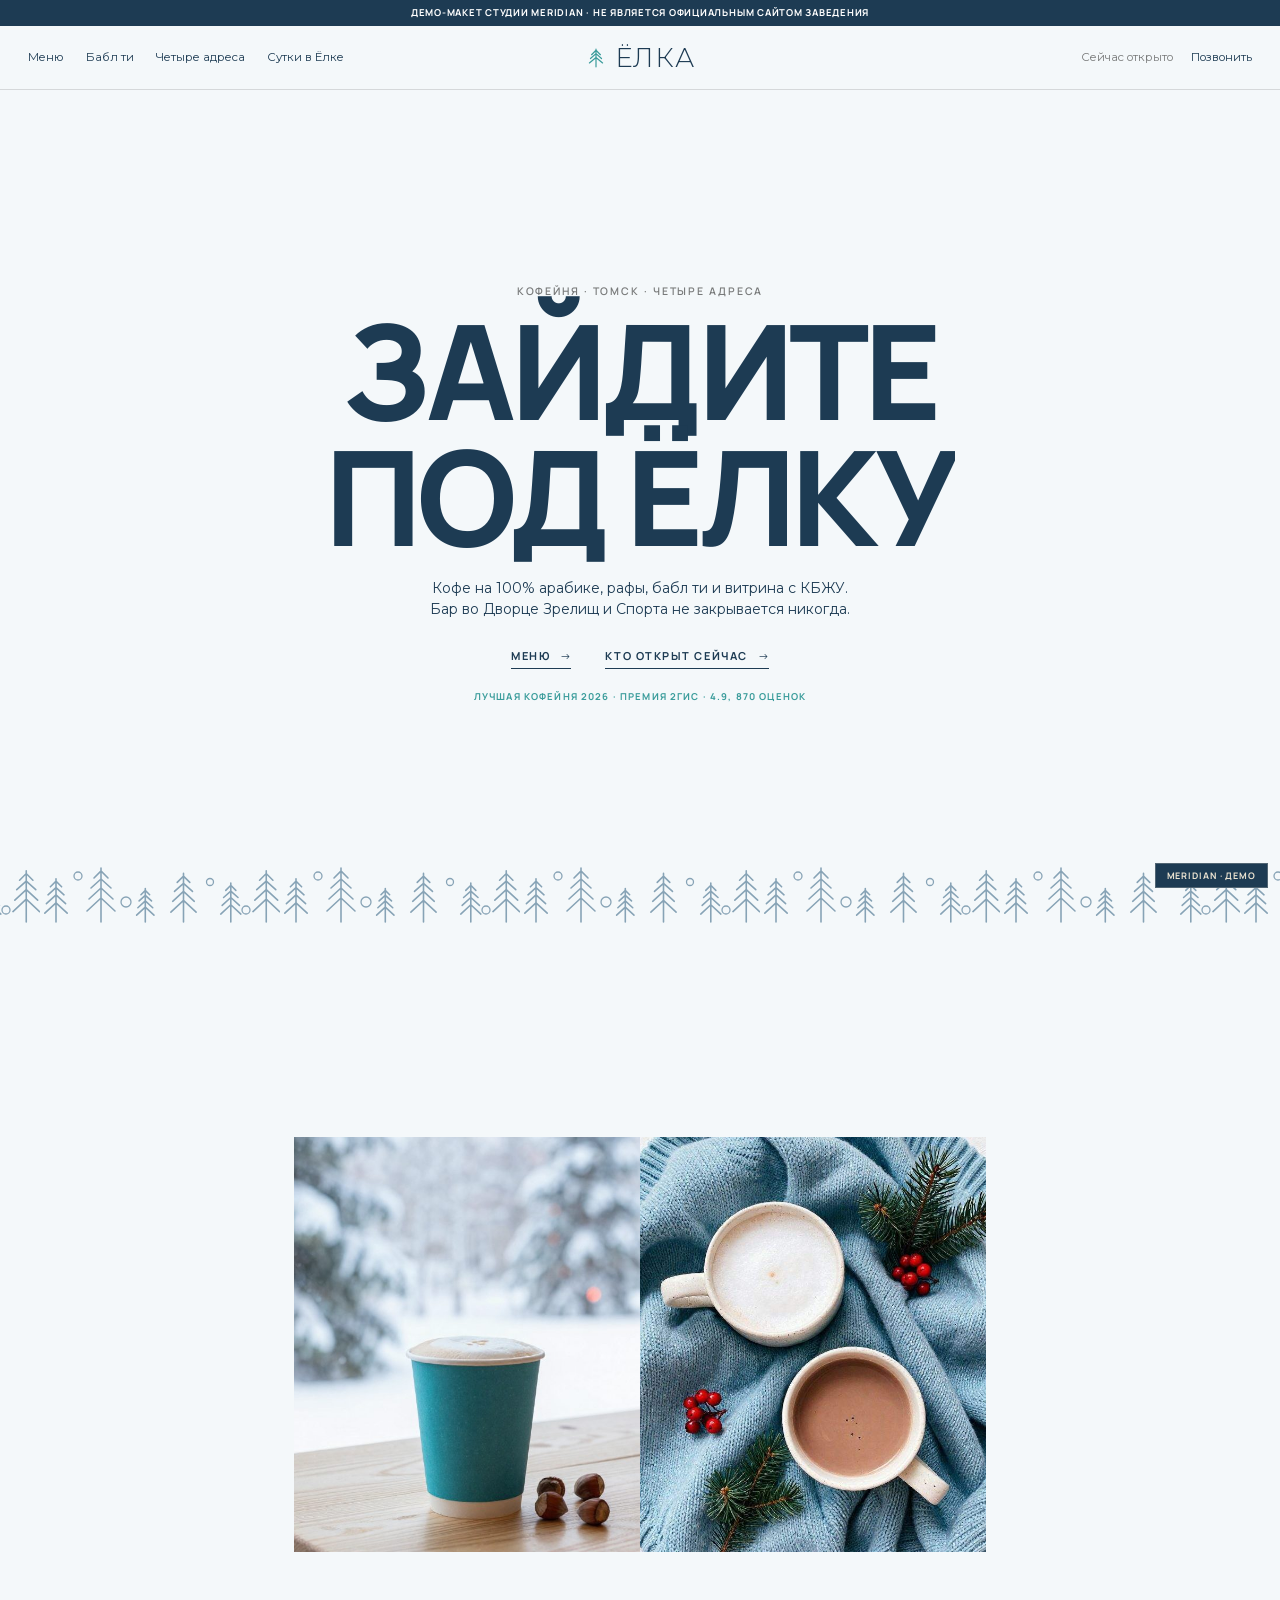
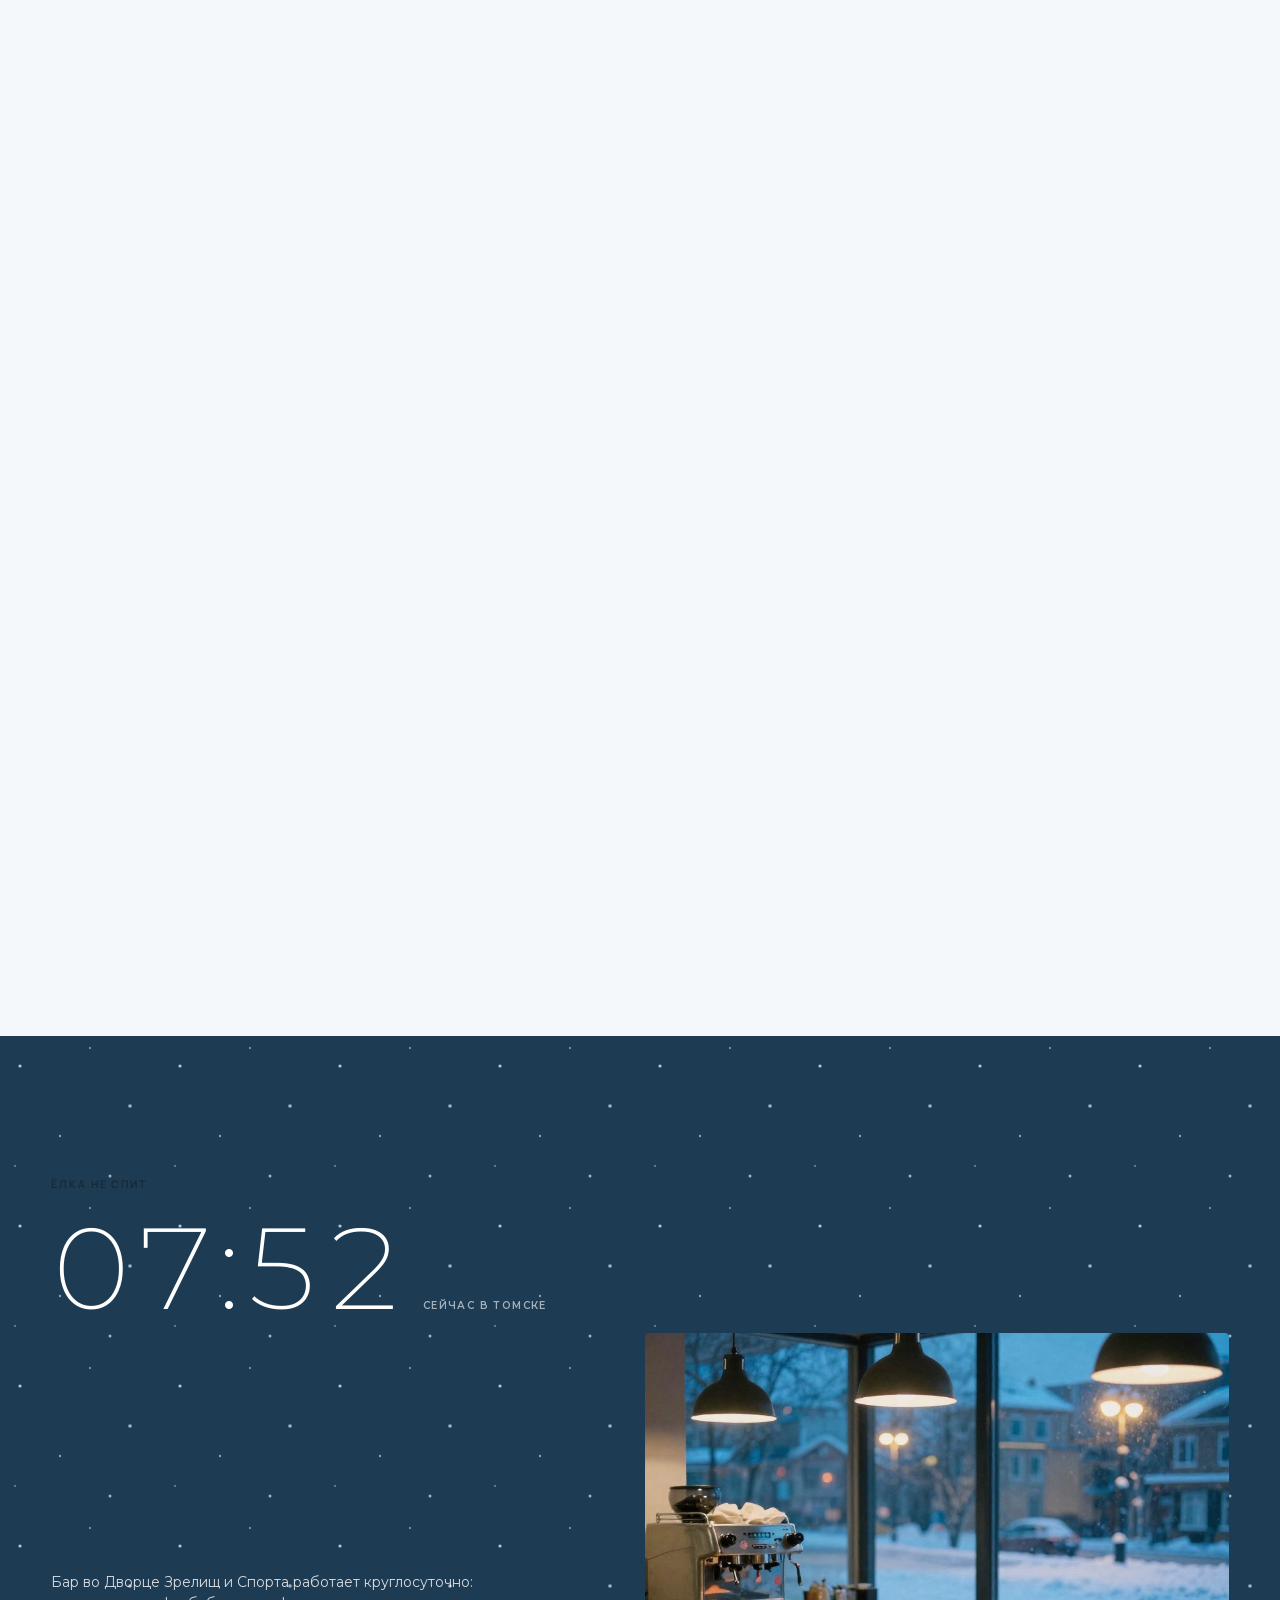
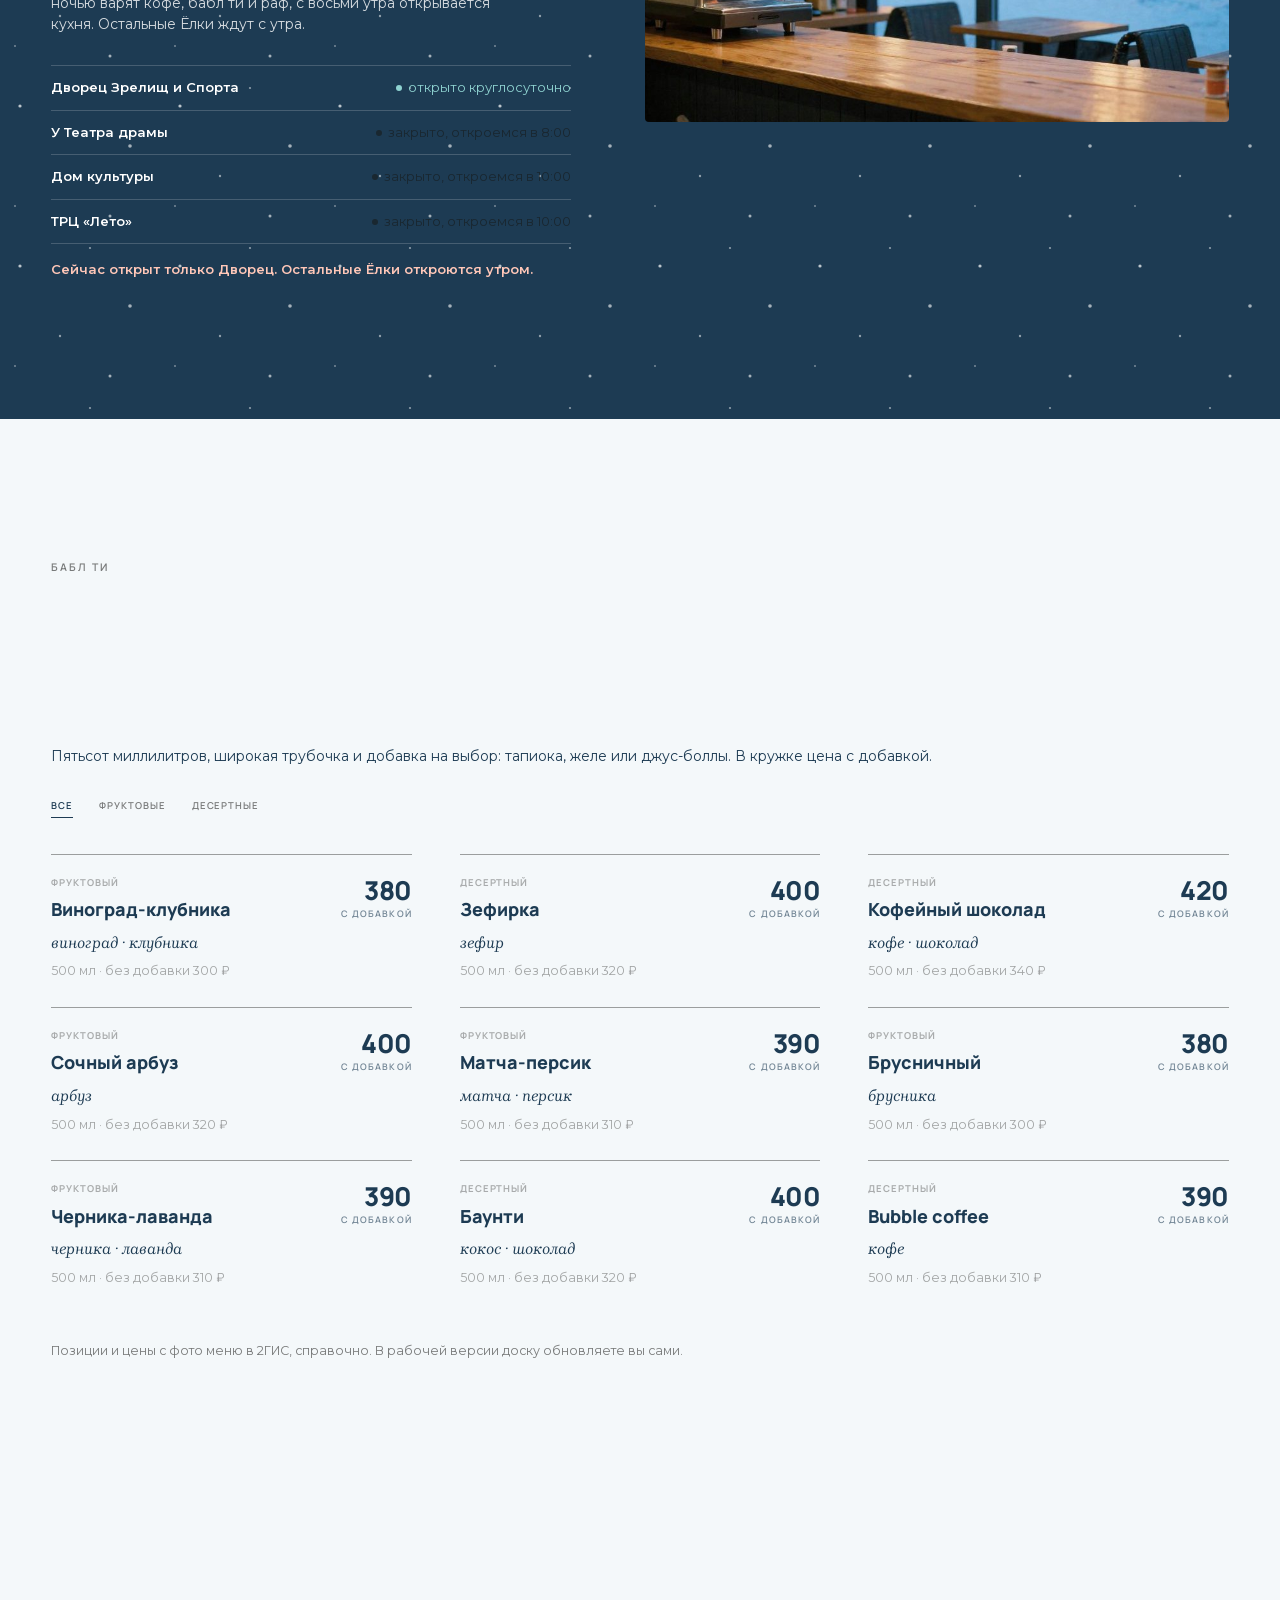
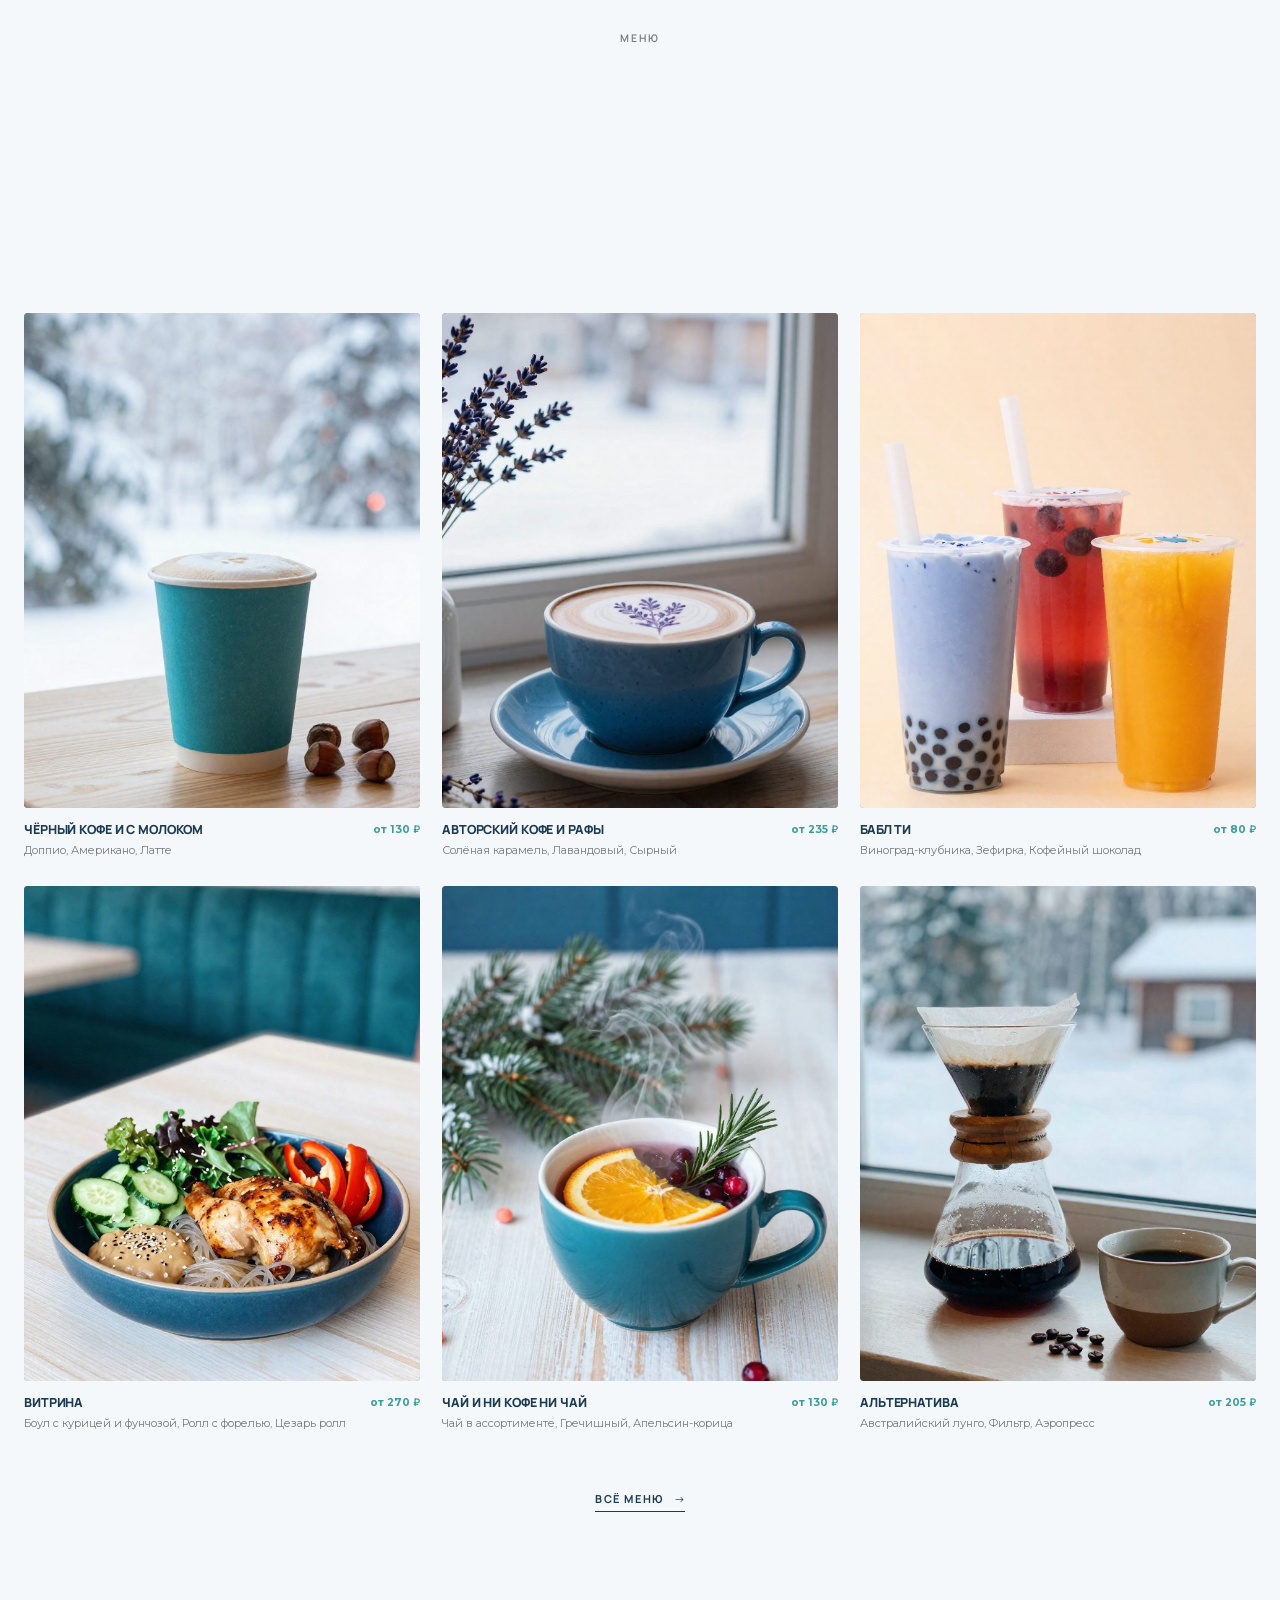
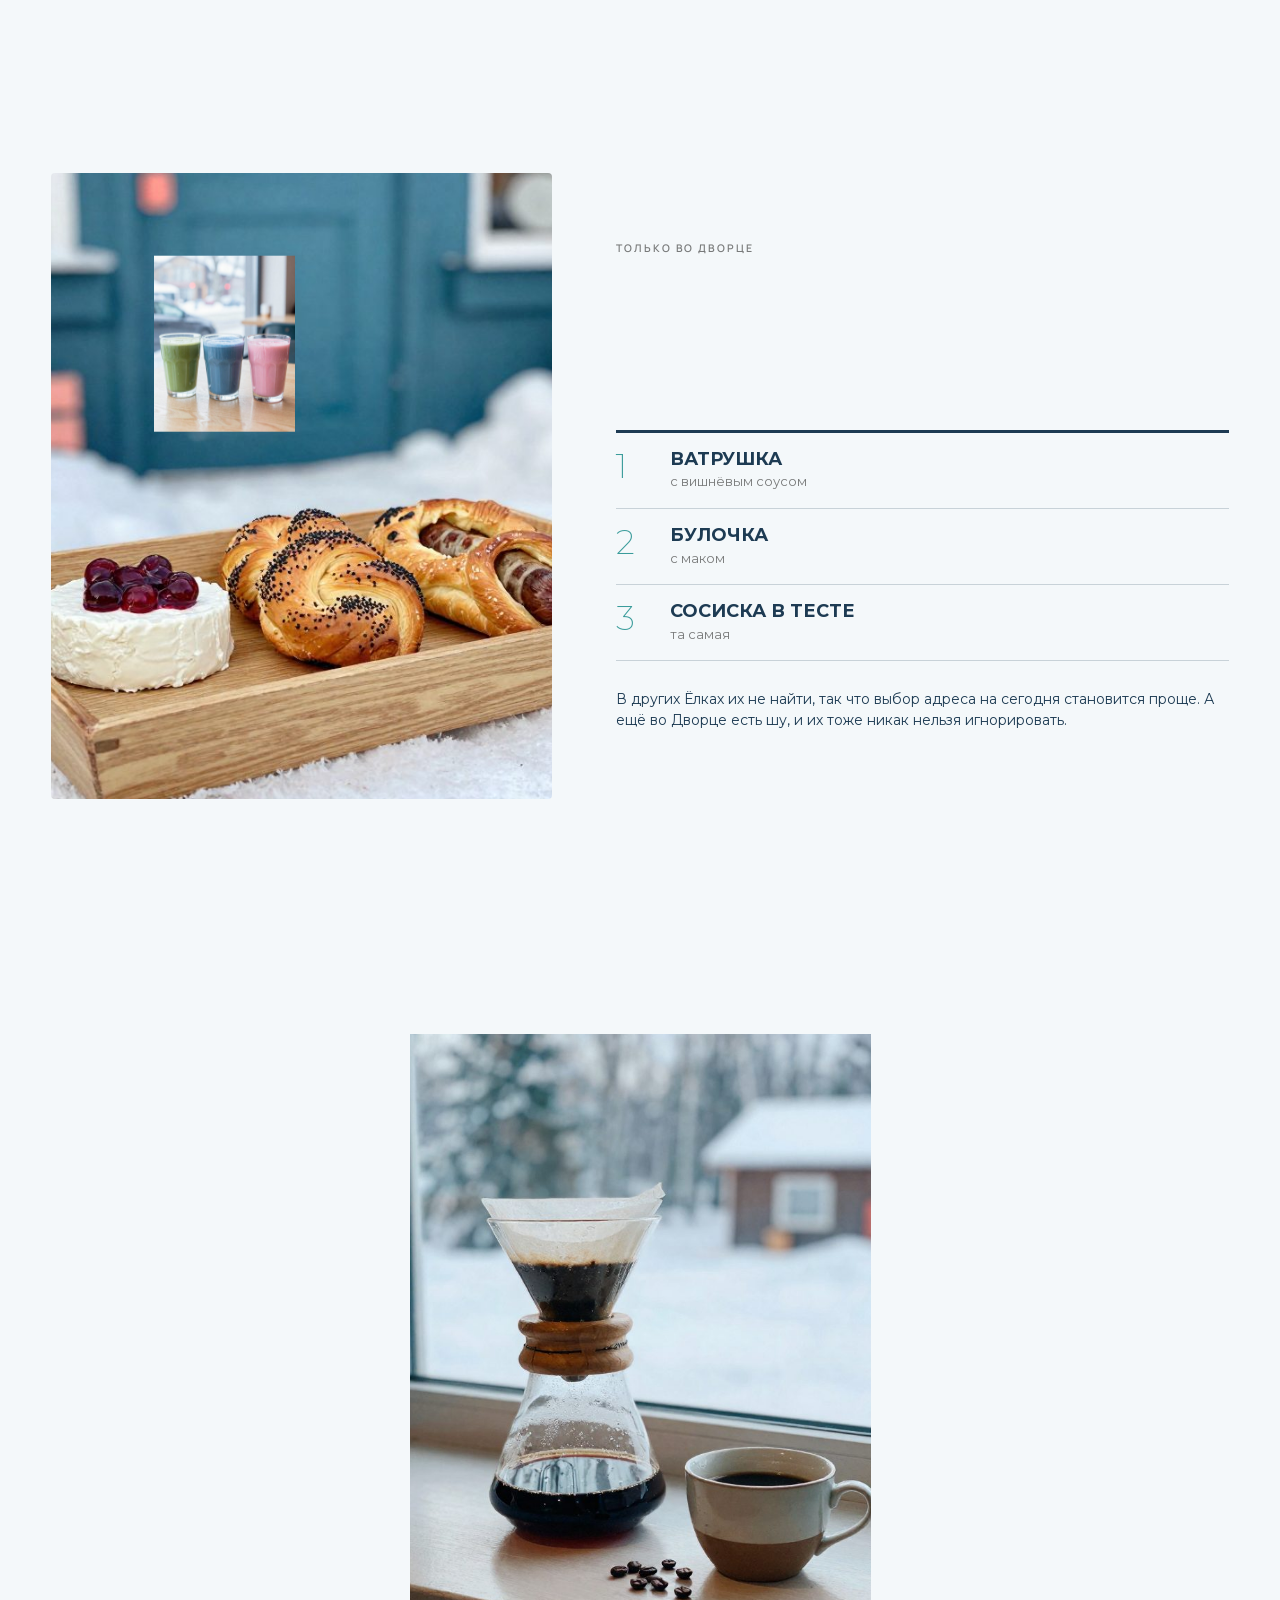
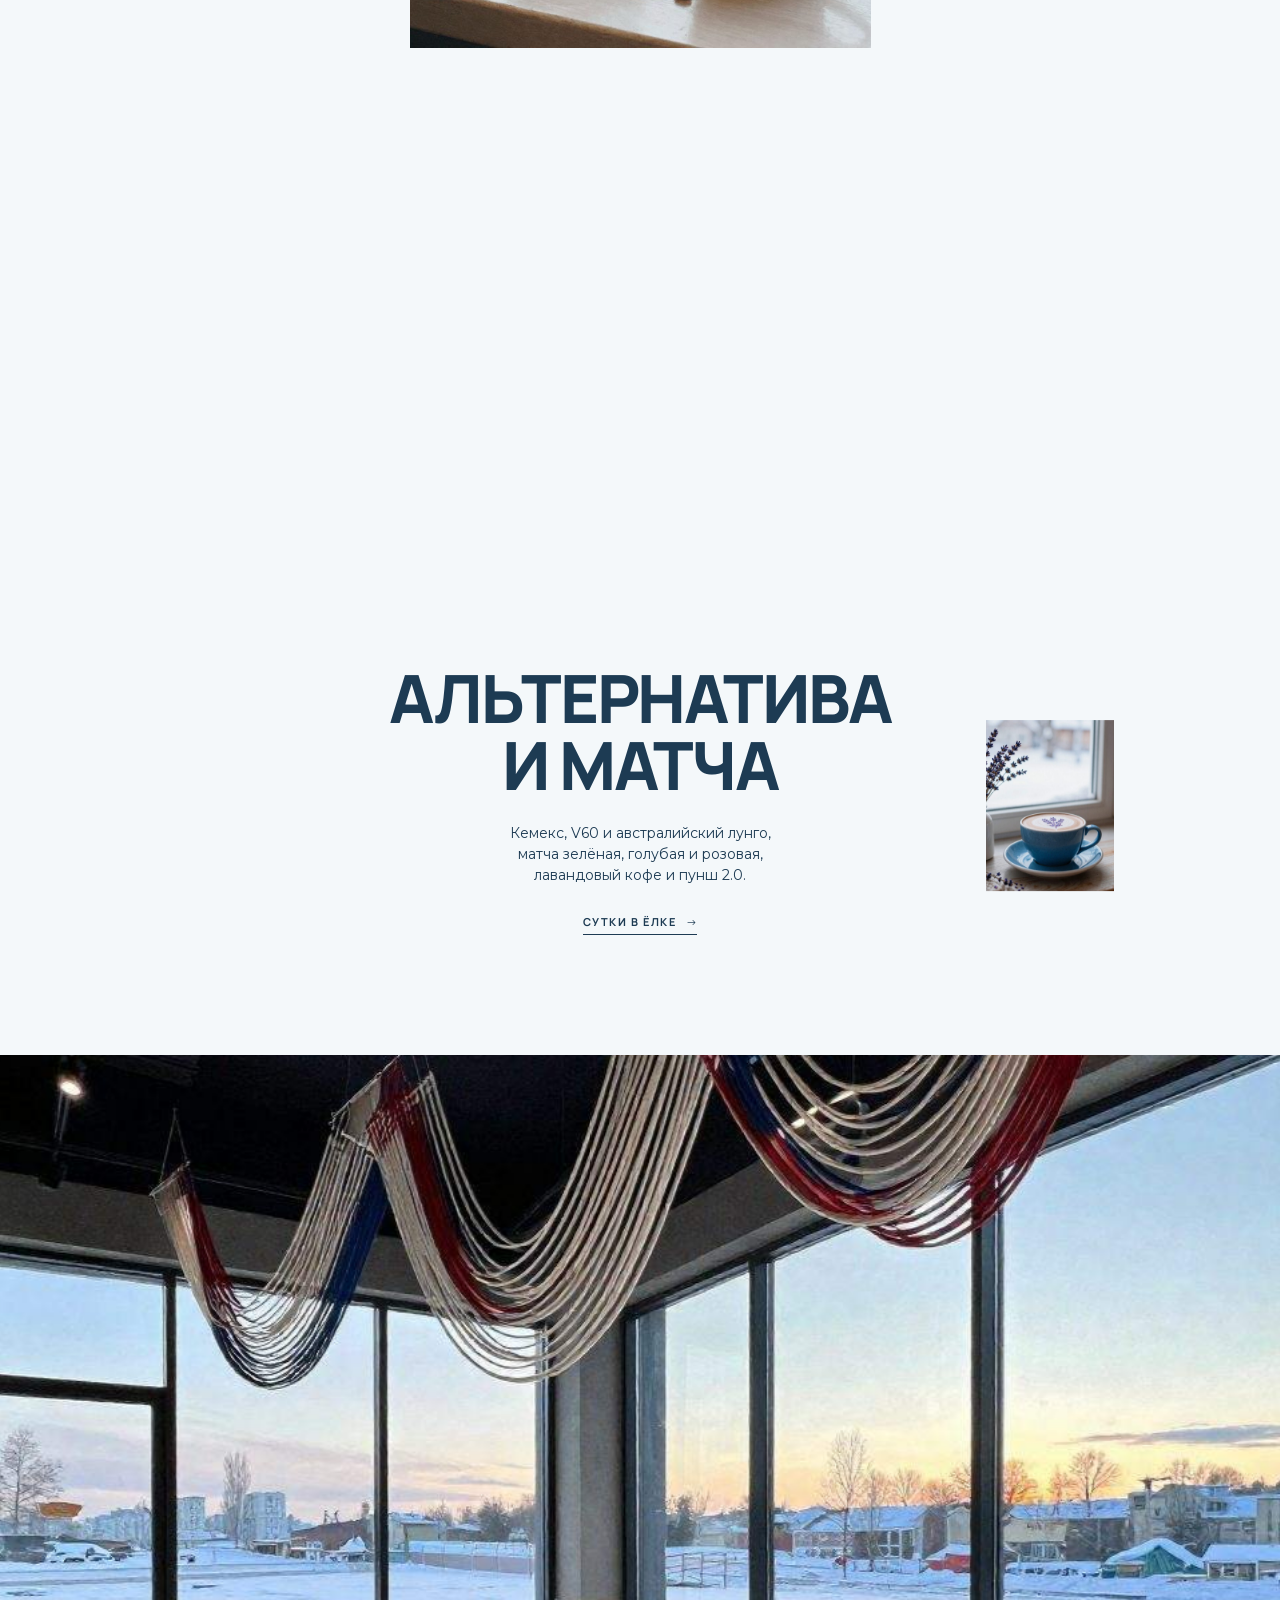
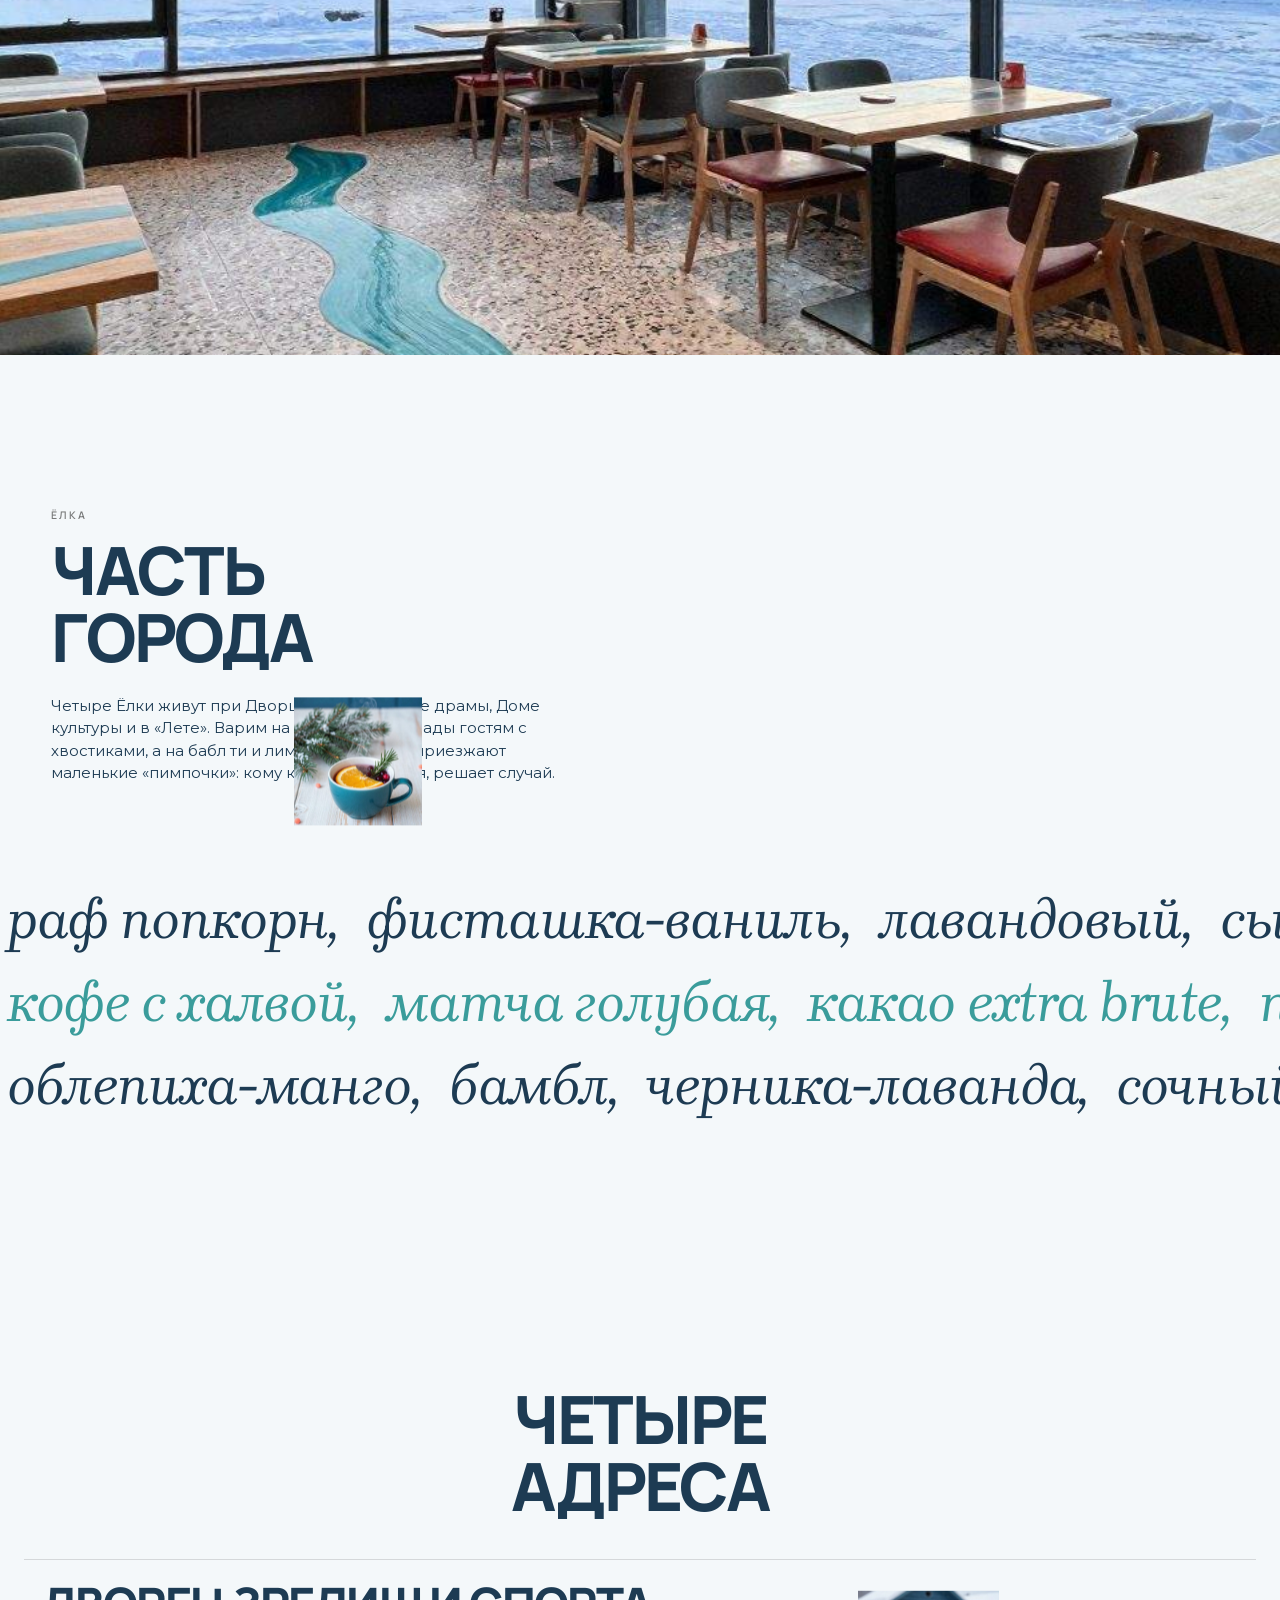
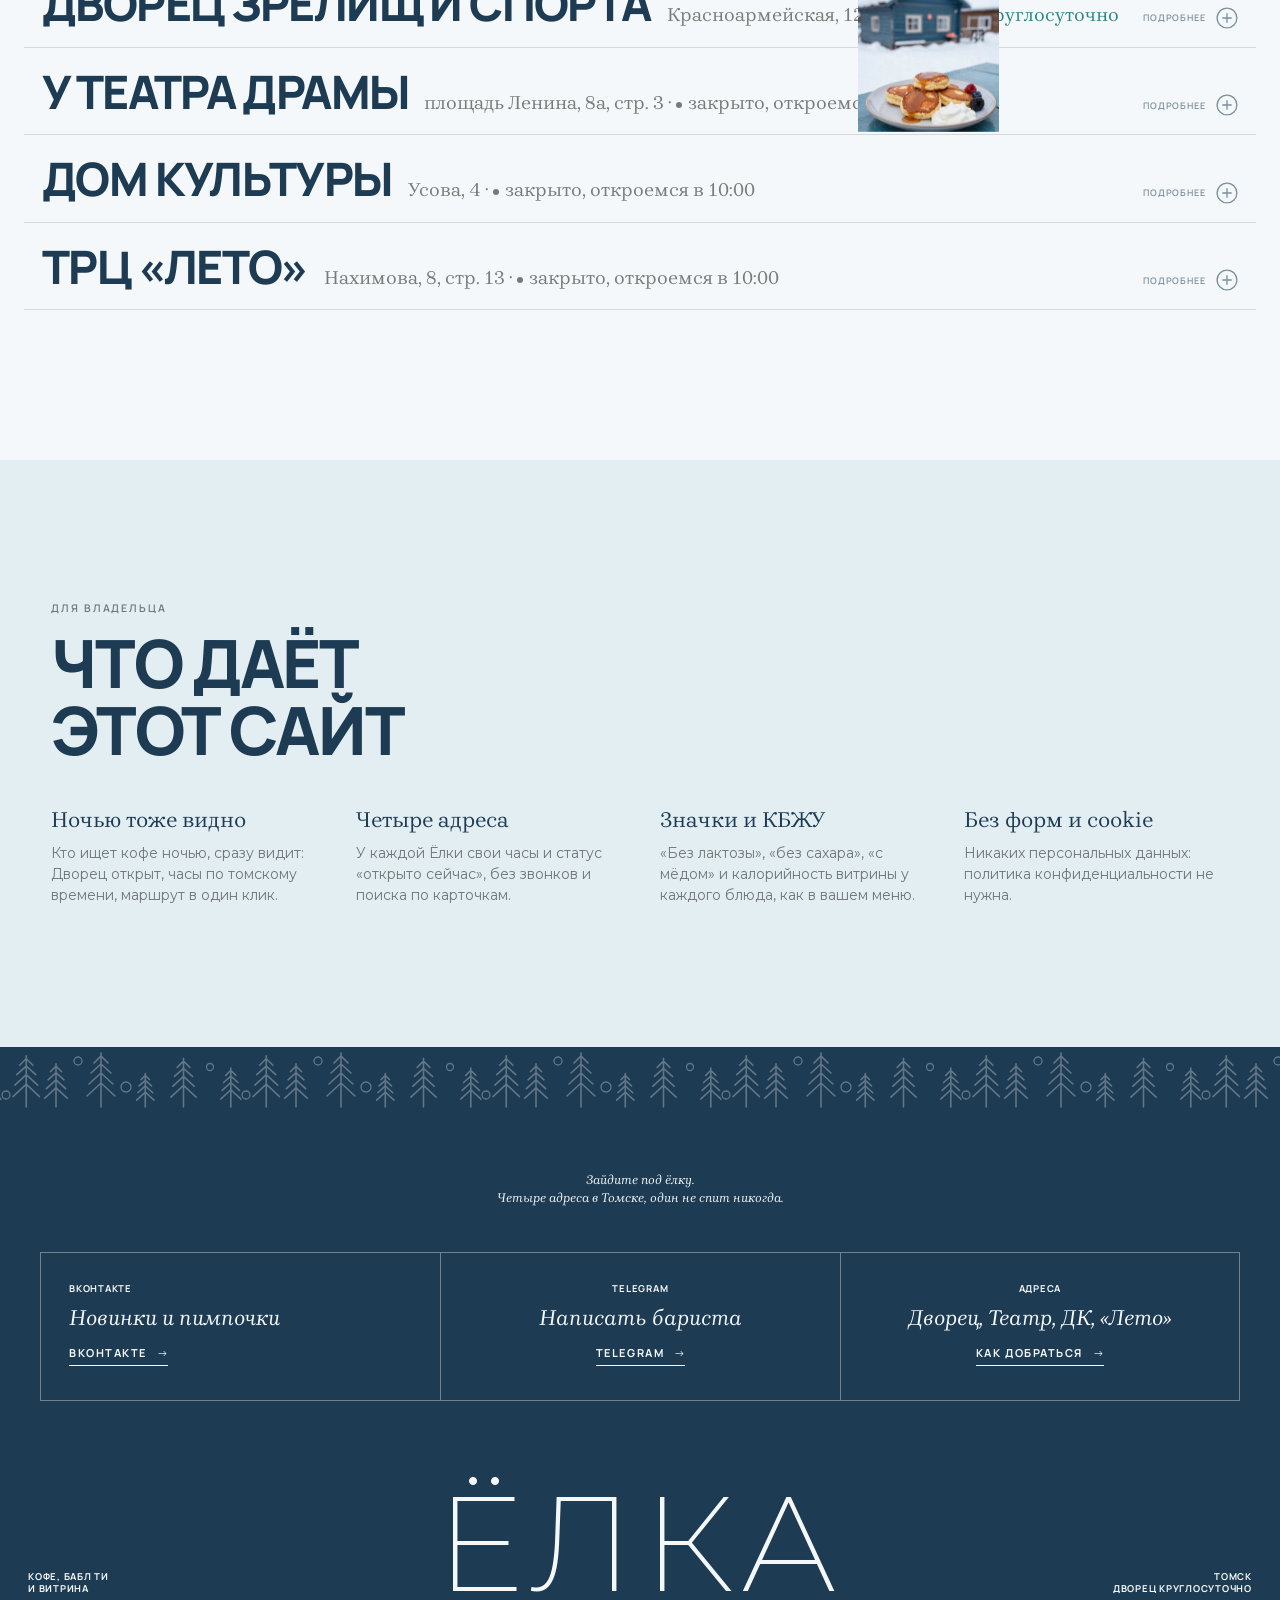
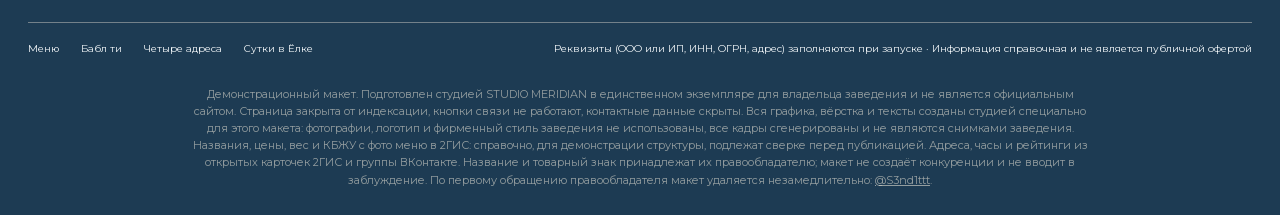
<file: index.html>
<!DOCTYPE html>
<html lang="ru" data-v="1" data-base="" class="nojs" data-tone="p" data-tz="7">
<head>
<meta charset="UTF-8">
<meta name="viewport" content="width=device-width, initial-scale=1, viewport-fit=cover">
<meta name="robots" content="noindex, nofollow">
<title>Демо-макет сайта · STUDIO MERIDIAN</title>
<meta name="description" content="Демо-макет сайта для кофеен «Ёлка» в Томске: четыре адреса, бар во Дворце Зрелищ и Спорта круглосуточно, бабл ти, меню с КБЖУ.">
<meta name="theme-color" content="#1D3B53">
<meta property="og:type" content="website">
<meta property="og:title" content="Демо-макет сайта · STUDIO MERIDIAN">
<meta property="og:description" content="Демо-макет сайта для кофеен «Ёлка» в Томске: четыре адреса, бар во Дворце Зрелищ и Спорта круглосуточно, бабл ти, меню с КБЖУ.">
<meta property="og:url" content="https://elka.meridianstud.ru/">
<meta property="og:image" content="https://elka.meridianstud.ru/img/og.jpg?v=1">
<link rel="icon" href="data:image/svg+xml,%3Csvg xmlns='http://www.w3.org/2000/svg' viewBox='0 0 40 40'%3E%3Crect width='40' height='40' rx='8' fill='%233A9C9B'/%3E%3Cpath d='M20 6v29M12 15l8-8 8 8M10 22l10-9 10 9M8 30l12-10 12 10' fill='none' stroke='%23fff' stroke-width='2.6' stroke-linecap='round' stroke-linejoin='round'/%3E%3C/svg%3E">
<link rel="preload" href="fonts/montserrat-cyrillic.woff2" as="font" type="font/woff2" crossorigin>
<link rel="preload" href="fonts/manrope.woff2" as="font" type="font/woff2" crossorigin>
<link rel="stylesheet" href="skin.css?v=3e9a153c">
<link rel="stylesheet" href="venue.css?v=2dd48448">
<noscript><style>.curtain{display:none}</style></noscript>
</head>
<body>
<p class="demo-strip">Демо-макет студии MERIDIAN · не является официальным сайтом заведения</p>
<div class="curtain" aria-hidden="true"><p class="wm"><span style="--i:0">ё</span><span style="--i:1">л</span><span style="--i:2">к</span><span style="--i:3">а</span></p><div class="pic"><div class="pi"><img src="img/h-elka.jpg?v=1" alt="" decoding="async" width="1152" height="768"></div></div></div>
<div class="veil" aria-hidden="true"></div>
<header class="top">
  <nav class="nav" aria-label="Разделы"><a href="menu/">Меню</a><a href="#bubble">Бабл ти</a><a href="gde/">Четыре адреса</a><a href="den/">Сутки в Ёлке</a></nav>
  <button class="burger" type="button" aria-expanded="false" aria-controls="menu">Меню</button>
  <a class="logo" href="" aria-label="Ёлка, на главную"><svg class="lamp" viewBox="0 0 40 40" aria-hidden="true"><path d="M20 4v32M12 14l8-8 8 8M10 21l10-9 10 9M8 29l12-10 12 10" fill="none" stroke="currentColor" stroke-width="2.2" stroke-linecap="round" stroke-linejoin="round"/></svg><span>ёлка</span></a>
  <div class="right"><span class="now" data-now></span><button type="button" data-hint="Телефон скрыт в демо. В рабочей версии кнопка сразу набирает номер.">Позвонить</button></div>
</header>
<div class="menu" id="menu" hidden><nav aria-label="Меню"><a href="menu/">Меню</a><a href="#bubble">Бабл ти</a><a href="gde/">Четыре адреса</a><a href="den/">Сутки в Ёлке</a></nav></div>
<main>

  <section class="hero" data-bg="p">
    <p class="kick">Кофейня · Томск · четыре адреса</p>
    <h1 class="cap xxl rv"><span class="ln"><span>Зайдите</span></span><span class="ln"><span>под ёлку</span></span></h1>
    <p class="lead rv-f">Кофе на 100% арабике, рафы, бабл ти и витрина с КБЖУ.<br>Бар во Дворце Зрелищ и Спорта не закрывается никогда.</p>
    <div class="hbtns rv-f"><a class="btn" href="menu/">Меню</a><a class="btn ghost" href="#night">Кто открыт сейчас</a></div>
    <p class="award rv-f">Лучшая кофейня 2026 · Премия 2ГИС · 4.9, 870 оценок</p>
  </section>
  <section class="duo" data-bg="p" aria-label="Кофейня">
    <div class="stick"><div class="pair"><figure class="px"><img src="img/h-elka.jpg?v=1" alt="Бирюзовый стакан латте у окна со снежными елями" decoding="async" width="1152" height="768"></figure><figure class="px"><img src="img/e-mugs.jpg?v=1" alt="Капучино и какао в керамике в крапинку на вязаном свитере" decoding="async" width="704" height="880"></figure></div></div>
  </section>
  <section class="night" data-bg="g" id="night">
    <div class="nt">
      <p class="kick">Ёлка не спит</p>
      <p class="clock"><span data-clock>00:00</span><small>сейчас в Томске</small></p>
      <h2 class="cap l rv"><span class="ln"><span>Кофе</span></span><span class="ln"><span>в три часа</span></span><span class="ln"><span>ночи</span></span></h2>
      <p class="lead">Бар во Дворце Зрелищ и Спорта работает круглосуточно: ночью варят кофе, бабл ти и раф, с восьми утра открывается кухня. Остальные Ёлки ждут с утра.</p>
      <ul class="now4" data-now4><li><b>Дворец Зрелищ и Спорта</b><span class="st" data-open="0" data-close="24"></span></li><li><b>У Театра драмы</b><span class="st" data-open="8" data-close="22"></span></li><li><b>Дом культуры</b><span class="st" data-open="10" data-close="22"></span></li><li><b>ТРЦ «Лето»</b><span class="st" data-open="10" data-close="22"></span></li></ul>
      <p class="say4" data-say4></p>
    </div>
    <figure class="px nf2"><img src="img/e-night.jpg?v=1" alt="Ночной бар с тёплым светом и снегом за окном" loading="lazy" decoding="async" width="1152" height="768"></figure>
  </section>
  <section class="board" data-bg="l" id="bubble">
    <p class="kick">Бабл ти</p>
    <h2 class="cap l rv"><span class="ln"><span>Девять</span></span><span class="ln"><span>бабл ти</span></span></h2>
    <p class="lead">Пятьсот миллилитров, широкая трубочка и добавка на выбор: тапиока, желе или джус-боллы. В кружке цена с добавкой.</p>
    <div class="flt" role="group" aria-label="Фильтр"><button type="button" data-f="all" aria-pressed="true">Все</button><button type="button" data-f="fruit">Фруктовые</button><button type="button" data-f="sweet">Десертные</button></div>
    <div class="lots">
      <article class="lot sd" data-f="fruit">
        <p class="rk">фруктовый</p><h3>Виноград-клубника</h3>
        <div class="tags"><span>виноград</span><span>клубника</span></div>
        <p class="pr">500 мл · без добавки 300 ₽</p>
        <p class="q"><span>380<small>С ДОБАВКОЙ</small></span></p>
      </article>
      <article class="lot sd" data-f="sweet">
        <p class="rk">десертный</p><h3>Зефирка</h3>
        <div class="tags"><span>зефир</span></div>
        <p class="pr">500 мл · без добавки 320 ₽</p>
        <p class="q"><span>400<small>С ДОБАВКОЙ</small></span></p>
      </article>
      <article class="lot sd" data-f="sweet">
        <p class="rk">десертный</p><h3>Кофейный шоколад</h3>
        <div class="tags"><span>кофе</span><span>шоколад</span></div>
        <p class="pr">500 мл · без добавки 340 ₽</p>
        <p class="q"><span>420<small>С ДОБАВКОЙ</small></span></p>
      </article>
      <article class="lot sd" data-f="fruit">
        <p class="rk">фруктовый</p><h3>Сочный арбуз</h3>
        <div class="tags"><span>арбуз</span></div>
        <p class="pr">500 мл · без добавки 320 ₽</p>
        <p class="q"><span>400<small>С ДОБАВКОЙ</small></span></p>
      </article>
      <article class="lot sd" data-f="fruit">
        <p class="rk">фруктовый</p><h3>Матча-персик</h3>
        <div class="tags"><span>матча</span><span>персик</span></div>
        <p class="pr">500 мл · без добавки 310 ₽</p>
        <p class="q"><span>390<small>С ДОБАВКОЙ</small></span></p>
      </article>
      <article class="lot sd" data-f="fruit">
        <p class="rk">фруктовый</p><h3>Брусничный</h3>
        <div class="tags"><span>брусника</span></div>
        <p class="pr">500 мл · без добавки 300 ₽</p>
        <p class="q"><span>380<small>С ДОБАВКОЙ</small></span></p>
      </article>
      <article class="lot sd" data-f="fruit">
        <p class="rk">фруктовый</p><h3>Черника-лаванда</h3>
        <div class="tags"><span>черника</span><span>лаванда</span></div>
        <p class="pr">500 мл · без добавки 310 ₽</p>
        <p class="q"><span>390<small>С ДОБАВКОЙ</small></span></p>
      </article>
      <article class="lot sd" data-f="sweet">
        <p class="rk">десертный</p><h3>Баунти</h3>
        <div class="tags"><span>кокос</span><span>шоколад</span></div>
        <p class="pr">500 мл · без добавки 320 ₽</p>
        <p class="q"><span>400<small>С ДОБАВКОЙ</small></span></p>
      </article>
      <article class="lot sd" data-f="sweet">
        <p class="rk">десертный</p><h3>Bubble coffee</h3>
        <div class="tags"><span>кофе</span></div>
        <p class="pr">500 мл · без добавки 310 ₽</p>
        <p class="q"><span>390<small>С ДОБАВКОЙ</small></span></p>
      </article></div>
    <p class="fn">Позиции и цены с фото меню в 2ГИС, справочно. В рабочей версии доску обновляете вы сами.</p>
  </section>
  <section class="ranges" data-bg="p">
    <p class="kick">Меню</p>
    <h2 class="cap l rv"><span class="ln"><span>Что</span></span><span class="ln"><span>у нас</span></span><span class="ln"><span>варят</span></span></h2>
    <div class="grid"><a class="card" href="menu/#klassika"><span class="ph sd"><img src="img/h-elka.jpg?v=1" alt="Чёрный кофе и с молоком" loading="lazy" decoding="async" width="1152" height="768"></span><span class="meta"><b>Чёрный кофе и с молоком</b><span class="pr">от 130 ₽</span><small>Доппио, Американо, Латте</small></span></a><a class="card" href="menu/#avtor"><span class="ph sd"><img src="img/e-lav.jpg?v=1" alt="Авторский кофе и рафы" loading="lazy" decoding="async" width="704" height="880"></span><span class="meta"><b>Авторский кофе и рафы</b><span class="pr">от 235 ₽</span><small>Солёная карамель, Лавандовый, Сырный</small></span></a><a class="card" href="menu/#bubble"><span class="ph sd"><img src="img/e-bubble.jpg?v=1" alt="Бабл ти" loading="lazy" decoding="async" width="704" height="880"></span><span class="meta"><b>Бабл ти</b><span class="pr">от 80 ₽</span><small>Виноград-клубника, Зефирка, Кофейный шоколад</small></span></a><a class="card" href="menu/#vitrina"><span class="ph sd"><img src="img/e-bowl.jpg?v=1" alt="Витрина" loading="lazy" decoding="async" width="704" height="880"></span><span class="meta"><b>Витрина</b><span class="pr">от 270 ₽</span><small>Боул с курицей и фунчозой, Ролл с форелью, Цезарь ролл</small></span></a><a class="card" href="menu/#chai"><span class="ph sd"><img src="img/e-punch.jpg?v=1" alt="Чай и ни кофе ни чай" loading="lazy" decoding="async" width="704" height="880"></span><span class="meta"><b>Чай и ни кофе ни чай</b><span class="pr">от 130 ₽</span><small>Чай в ассортименте, Гречишный, Апельсин-корица</small></span></a><a class="card" href="menu/#alt"><span class="ph sd"><img src="img/e-filter.jpg?v=1" alt="Альтернатива" loading="lazy" decoding="async" width="704" height="880"></span><span class="meta"><b>Альтернатива</b><span class="pr">от 205 ₽</span><small>Австралийский лунго, Фильтр, Аэропресс</small></span></a></div>
    <a class="btn" href="menu/">Всё меню</a>
  </section>
  <section class="trio3" data-bg="p">
    <figure class="px"><img src="img/e-trio.jpg?v=1" alt="Ватрушка с вишнёвым соусом, булочка с маком и сосиска в тесте" loading="lazy" decoding="async" width="704" height="880"></figure>
    <div>
      <p class="kick">Только во Дворце</p>
      <h2 class="cap l rv"><span class="ln"><span>Своя</span></span><span class="ln"><span>троица</span></span></h2>
      <ol class="three">
        <li><b>Ватрушка</b><span>с вишнёвым соусом</span></li>
        <li><b>Булочка</b><span>с маком</span></li>
        <li><b>Сосиска в тесте</b><span>та самая</span></li>
      </ol>
      <p class="lead">В других Ёлках их не найти, так что выбор адреса на сегодня становится проще. А ещё во Дворце есть шу, и их тоже никак нельзя игнорировать.</p>
    </div>
  </section>
  <section class="collage" data-bg="l">
    <div class="fl"><figure class="c0" data-s="0"><img src="img/e-filter.jpg?v=1" alt="Кемекс и чашка фильтр-кофе" loading="lazy" decoding="async" width="704" height="880"></figure><figure class="c1" data-s="-.35"><img src="img/e-matcha.jpg?v=1" alt="" loading="lazy" decoding="async" width="704" height="880"></figure><figure class="c2" data-s=".45"><img src="img/e-lav.jpg?v=1" alt="" loading="lazy" decoding="async" width="704" height="880"></figure><figure class="c3" data-s=".75"><img src="img/e-punch.jpg?v=1" alt="" loading="lazy" decoding="async" width="704" height="880"></figure><figure class="c4" data-s="1.05"><img src="img/e-syrniki.jpg?v=1" alt="" loading="lazy" decoding="async" width="704" height="880"></figure><figure class="c5" data-s=".6"><img src="img/e-quiche.jpg?v=1" alt="" loading="lazy" decoding="async" width="704" height="880"></figure></div>
    <div class="say">
      <h2 class="cap l rv"><span class="ln"><span>Альтернатива</span></span><span class="ln"><span>и матча</span></span></h2>
      <p class="lead">Кемекс, V60 и австралийский лунго,<br>матча зелёная, голубая и розовая,<br>лавандовый кофе и пунш 2.0.</p>
      <a class="btn" href="den/">Сутки в Ёлке</a>
    </div>
  </section>
  <section class="roast" data-bg="l" aria-label="Зал со столами с бирюзовой эпоксидной рекой и инсталляцией из канатов">
    <div class="wide"><img src="img/e-hall.jpg?v=1" alt="Зал со столами с бирюзовой эпоксидной рекой и инсталляцией из канатов" loading="lazy" decoding="async" width="1152" height="768"></div>
  </section>
  <section class="polka" data-bg="l">
    <div class="pg">
      <div class="engs"></div>
      <div><p class="kick">Ёлка</p><h2 class="cap l rv"><span class="ln"><span>Часть</span></span><span class="ln"><span>города</span></span></h2><p class="lead">Четыре Ёлки живут при Дворце спорта, Театре драмы, Доме культуры и в «Лете». Варим на 100% арабике, рады гостям с хвостиками, а на бабл ти и лимонады иногда приезжают маленькие «пимпочки»: кому какая достанется, решает случай.</p></div>
    </div>
    <div class="mqs" aria-label="Напитки и блюда Ёлки"><div class="mq"><div class="mqi"><span class="tr">раф попкорн,</span> <span class="tr">фисташка-ваниль,</span> <span class="tr">лавандовый,</span> <span class="tr">сырный,</span> <span class="tr">кофе с халвой,</span> <span class="tr">матча голубая,</span> <span class="tr">какао extra brute,</span> <span class="tr">пунш 2.0,</span> <span class="tr">облепиха-манго,</span> <span class="tr">бамбл,</span> <span class="tr">черника-лаванда,</span> <span class="tr">сочный арбуз,</span> <span class="tr">кемекс,</span> <span class="tr">австралийский лунго,</span> <span class="tr">раф попкорн,</span> <span class="tr">фисташка-ваниль,</span> <span class="tr">лавандовый,</span> <span class="tr">сырный,</span> <span class="tr">кофе с халвой,</span> <span class="tr">матча голубая,</span> <span class="tr">какао extra brute,</span> <span class="tr">пунш 2.0,</span> <span class="tr">облепиха-манго,</span> <span class="tr">бамбл,</span> <span class="tr">черника-лаванда,</span> <span class="tr">сочный арбуз,</span> <span class="tr">кемекс,</span> <span class="tr">австралийский лунго,</span></div></div><div class="mq rev"><div class="mqi"><span class="tr">кофе с халвой,</span> <span class="tr">матча голубая,</span> <span class="tr">какао extra brute,</span> <span class="tr">пунш 2.0,</span> <span class="tr">облепиха-манго,</span> <span class="tr">бамбл,</span> <span class="tr">черника-лаванда,</span> <span class="tr">сочный арбуз,</span> <span class="tr">кемекс,</span> <span class="tr">австралийский лунго,</span> <span class="tr">раф попкорн,</span> <span class="tr">фисташка-ваниль,</span> <span class="tr">лавандовый,</span> <span class="tr">сырный,</span> <span class="tr">кофе с халвой,</span> <span class="tr">матча голубая,</span> <span class="tr">какао extra brute,</span> <span class="tr">пунш 2.0,</span> <span class="tr">облепиха-манго,</span> <span class="tr">бамбл,</span> <span class="tr">черника-лаванда,</span> <span class="tr">сочный арбуз,</span> <span class="tr">кемекс,</span> <span class="tr">австралийский лунго,</span> <span class="tr">раф попкорн,</span> <span class="tr">фисташка-ваниль,</span> <span class="tr">лавандовый,</span> <span class="tr">сырный,</span></div></div><div class="mq"><div class="mqi"><span class="tr">облепиха-манго,</span> <span class="tr">бамбл,</span> <span class="tr">черника-лаванда,</span> <span class="tr">сочный арбуз,</span> <span class="tr">кемекс,</span> <span class="tr">австралийский лунго,</span> <span class="tr">раф попкорн,</span> <span class="tr">фисташка-ваниль,</span> <span class="tr">лавандовый,</span> <span class="tr">сырный,</span> <span class="tr">кофе с халвой,</span> <span class="tr">матча голубая,</span> <span class="tr">какао extra brute,</span> <span class="tr">пунш 2.0,</span> <span class="tr">облепиха-манго,</span> <span class="tr">бамбл,</span> <span class="tr">черника-лаванда,</span> <span class="tr">сочный арбуз,</span> <span class="tr">кемекс,</span> <span class="tr">австралийский лунго,</span> <span class="tr">раф попкорн,</span> <span class="tr">фисташка-ваниль,</span> <span class="tr">лавандовый,</span> <span class="tr">сырный,</span> <span class="tr">кофе с халвой,</span> <span class="tr">матча голубая,</span> <span class="tr">какао extra brute,</span> <span class="tr">пунш 2.0,</span></div></div></div>
  </section>
  <section class="stores" data-bg="p">
    <h2 class="cap l rv"><span class="ln"><span>Четыре</span></span><span class="ln"><span>адреса</span></span></h2>
    <div class="rows">
      <div class="ex">
        <button class="row" type="button" aria-expanded="false" aria-controls="st0"><b>Дворец Зрелищ и Спорта</b><span class="ad">Красноармейская, 126 · <span class="st" data-open="0" data-close="24"></span></span><span class="more">подробнее <svg viewBox="0 0 16 16" aria-hidden="true"><circle cx="8" cy="8" r="7.2" fill="none" stroke="currentColor"/><path d="M8 4.6v6.8M4.6 8h6.8" stroke="currentColor"/></svg></span></button>
        <div class="exb" id="st0"><div class="exi">
          <div class="drag" data-drag><figure><img src="img/e-arena.jpg?v=1" alt="" loading="lazy" decoding="async" width="1152" height="768"></figure><figure><img src="img/e-night.jpg?v=1" alt="" loading="lazy" decoding="async" width="1152" height="768"></figure><figure><img src="img/e-trio.jpg?v=1" alt="" loading="lazy" decoding="async" width="704" height="880"></figure>
            <div class="info"><p class="it">Бар не закрывается никогда: ночью кофе и бабл ти, с восьми утра кухня. И своя троица, которой нет в других Ёлках.</p><p class="k">бар круглосуточно, кухня с 8:00 до 20:00 · 4.9 в 2ГИС, 870 оценок</p><a class="btn" href="gde/#dvorec">Как добраться</a></div>
          </div>
        </div></div>
      </div>
      <div class="ex">
        <button class="row" type="button" aria-expanded="false" aria-controls="st1"><b>У Театра драмы</b><span class="ad">площадь Ленина, 8а, стр. 3 · <span class="st" data-open="8" data-close="22"></span></span><span class="more">подробнее <svg viewBox="0 0 16 16" aria-hidden="true"><circle cx="8" cy="8" r="7.2" fill="none" stroke="currentColor"/><path d="M8 4.6v6.8M4.6 8h6.8" stroke="currentColor"/></svg></span></button>
        <div class="exb" id="st1"><div class="exi">
          <div class="drag" data-drag><figure><img src="img/e-theatre.jpg?v=1" alt="" loading="lazy" decoding="async" width="1152" height="768"></figure><figure><img src="img/e-lav.jpg?v=1" alt="" loading="lazy" decoding="async" width="704" height="880"></figure>
            <div class="info"><p class="it">Кофе до спектакля и после: панорамные окна на площадь Ленина, места до 23 гостей.</p><p class="k">ежедневно с 8:00 до 22:00 · 4.9 в 2ГИС, 816 оценок</p><a class="btn" href="gde/#teatr">Как добраться</a></div>
          </div>
        </div></div>
      </div>
      <div class="ex">
        <button class="row" type="button" aria-expanded="false" aria-controls="st2"><b>Дом культуры</b><span class="ad">Усова, 4 · <span class="st" data-open="10" data-close="22"></span></span><span class="more">подробнее <svg viewBox="0 0 16 16" aria-hidden="true"><circle cx="8" cy="8" r="7.2" fill="none" stroke="currentColor"/><path d="M8 4.6v6.8M4.6 8h6.8" stroke="currentColor"/></svg></span></button>
        <div class="exb" id="st2"><div class="exi">
          <div class="drag" data-drag><figure><img src="img/e-hall.jpg?v=1" alt="" loading="lazy" decoding="async" width="1152" height="768"></figure><figure><img src="img/e-matcha.jpg?v=1" alt="" loading="lazy" decoding="async" width="704" height="880"></figure>
            <div class="info"><p class="it">Самая новая Ёлка: кофе с собой и витрина рядом с кружками и репетициями.</p><p class="k">ежедневно с 10:00 до 22:00 · 5.0 в 2ГИС, 10 оценок</p><a class="btn" href="gde/#dk">Как добраться</a></div>
          </div>
        </div></div>
      </div>
      <div class="ex">
        <button class="row" type="button" aria-expanded="false" aria-controls="st3"><b>ТРЦ «Лето»</b><span class="ad">Нахимова, 8, стр. 13 · <span class="st" data-open="10" data-close="22"></span></span><span class="more">подробнее <svg viewBox="0 0 16 16" aria-hidden="true"><circle cx="8" cy="8" r="7.2" fill="none" stroke="currentColor"/><path d="M8 4.6v6.8M4.6 8h6.8" stroke="currentColor"/></svg></span></button>
        <div class="exb" id="st3"><div class="exi">
          <div class="drag" data-drag><figure><img src="img/e-bubble.jpg?v=1" alt="" loading="lazy" decoding="async" width="704" height="880"></figure><figure><img src="img/e-punch.jpg?v=1" alt="" loading="lazy" decoding="async" width="704" height="880"></figure>
            <div class="info"><p class="it">Бабл ти и кофе по дороге за покупками, витрина с боулами и роллами.</p><p class="k">ежедневно с 10:00 до 22:00 · 4.6 в 2ГИС, 611 оценок</p><a class="btn" href="gde/#leto">Как добраться</a></div>
          </div>
        </div></div>
      </div></div>
  </section>
  <section class="gives" data-bg="k">
    <p class="kick">Для владельца</p>
    <h2 class="cap l rv"><span class="ln"><span>Что даёт</span></span><span class="ln"><span>этот сайт</span></span></h2>
    <div class="gv"><div><b>Ночью тоже видно</b><p>Кто ищет кофе ночью, сразу видит: Дворец открыт, часы по томскому времени, маршрут в один клик.</p></div><div><b>Четыре адреса</b><p>У каждой Ёлки свои часы и статус «открыто сейчас», без звонков и поиска по карточкам.</p></div><div><b>Значки и КБЖУ</b><p>«Без лактозы», «без сахара», «с мёдом» и калорийность витрины у каждого блюда, как в вашем меню.</p></div><div><b>Без форм и cookie</b><p>Никаких персональных данных: политика конфиденциальности не нужна.</p></div></div>
  </section>
</main>
<footer class="foot" data-bg="g">
  <p class="quote">Зайдите под ёлку.<br>Четыре адреса в Томске, один не спит никогда.</p>
  <div class="boxes"><div class="box"><p class="k">ВКонтакте</p><p class="it">Новинки и пимпочки</p><button class="btn" type="button" data-hint="В рабочей версии здесь ваша группа ВКонтакте.">ВКонтакте</button></div><div class="box"><p class="k">Telegram</p><p class="it">Написать бариста</p><button class="btn" type="button" data-hint="В рабочей версии здесь ваш Telegram.">Telegram</button></div><div class="box"><p class="k">Адреса</p><p class="it">Дворец, Театр, ДК, «Лето»</p><a class="btn" href="gde/">Как добраться</a></div></div>
  <div class="sig"><p class="k">Кофе, бабл ти<br>и витрина</p><p class="wm" aria-hidden="true">ёлка</p><p class="k r">Томск<br>Дворец круглосуточно</p></div>
  <div class="fine">
    <span><a href="menu/">Меню</a><a href="#bubble">Бабл ти</a><a href="gde/">Четыре адреса</a><a href="den/">Сутки в Ёлке</a></span>
    <span>Реквизиты (ООО или ИП, ИНН, ОГРН, адрес) заполняются при запуске · Информация справочная и не является публичной офертой</span>
  </div>
  <p class="note">Демонстрационный макет. Подготовлен студией STUDIO MERIDIAN в единственном экземпляре для владельца заведения и не является официальным сайтом. Страница закрыта от индексации, кнопки связи не работают, контактные данные скрыты. Вся графика, вёрстка и тексты созданы студией специально для этого макета: фотографии, логотип и фирменный стиль заведения не использованы, все кадры сгенерированы и не являются снимками заведения. Названия, цены, вес и КБЖУ с фото меню в 2ГИС: справочно, для демонстрации структуры, подлежат сверке перед публикацией. Адреса, часы и рейтинги из открытых карточек 2ГИС и группы ВКонтакте. Название и товарный знак принадлежат их правообладателю; макет не создаёт конкуренции и не вводит в заблуждение. По первому обращению правообладателя макет удаляется незамедлительно: <a href="https://t.me/S3nd1ttt" target="_blank" rel="noopener">@S3nd1ttt</a>.</p>
</footer>
<div class="toast" role="status" aria-live="polite" hidden></div>
<a class="mer-badge" href="https://t.me/S3nd1ttt" target="_blank" rel="noopener">MERIDIAN · Демо</a>
<script src="skin.js?v=77db7cbb"></script>
<script src="venue.js?v=7ee43ae1"></script>
</body>
</html>
</file>
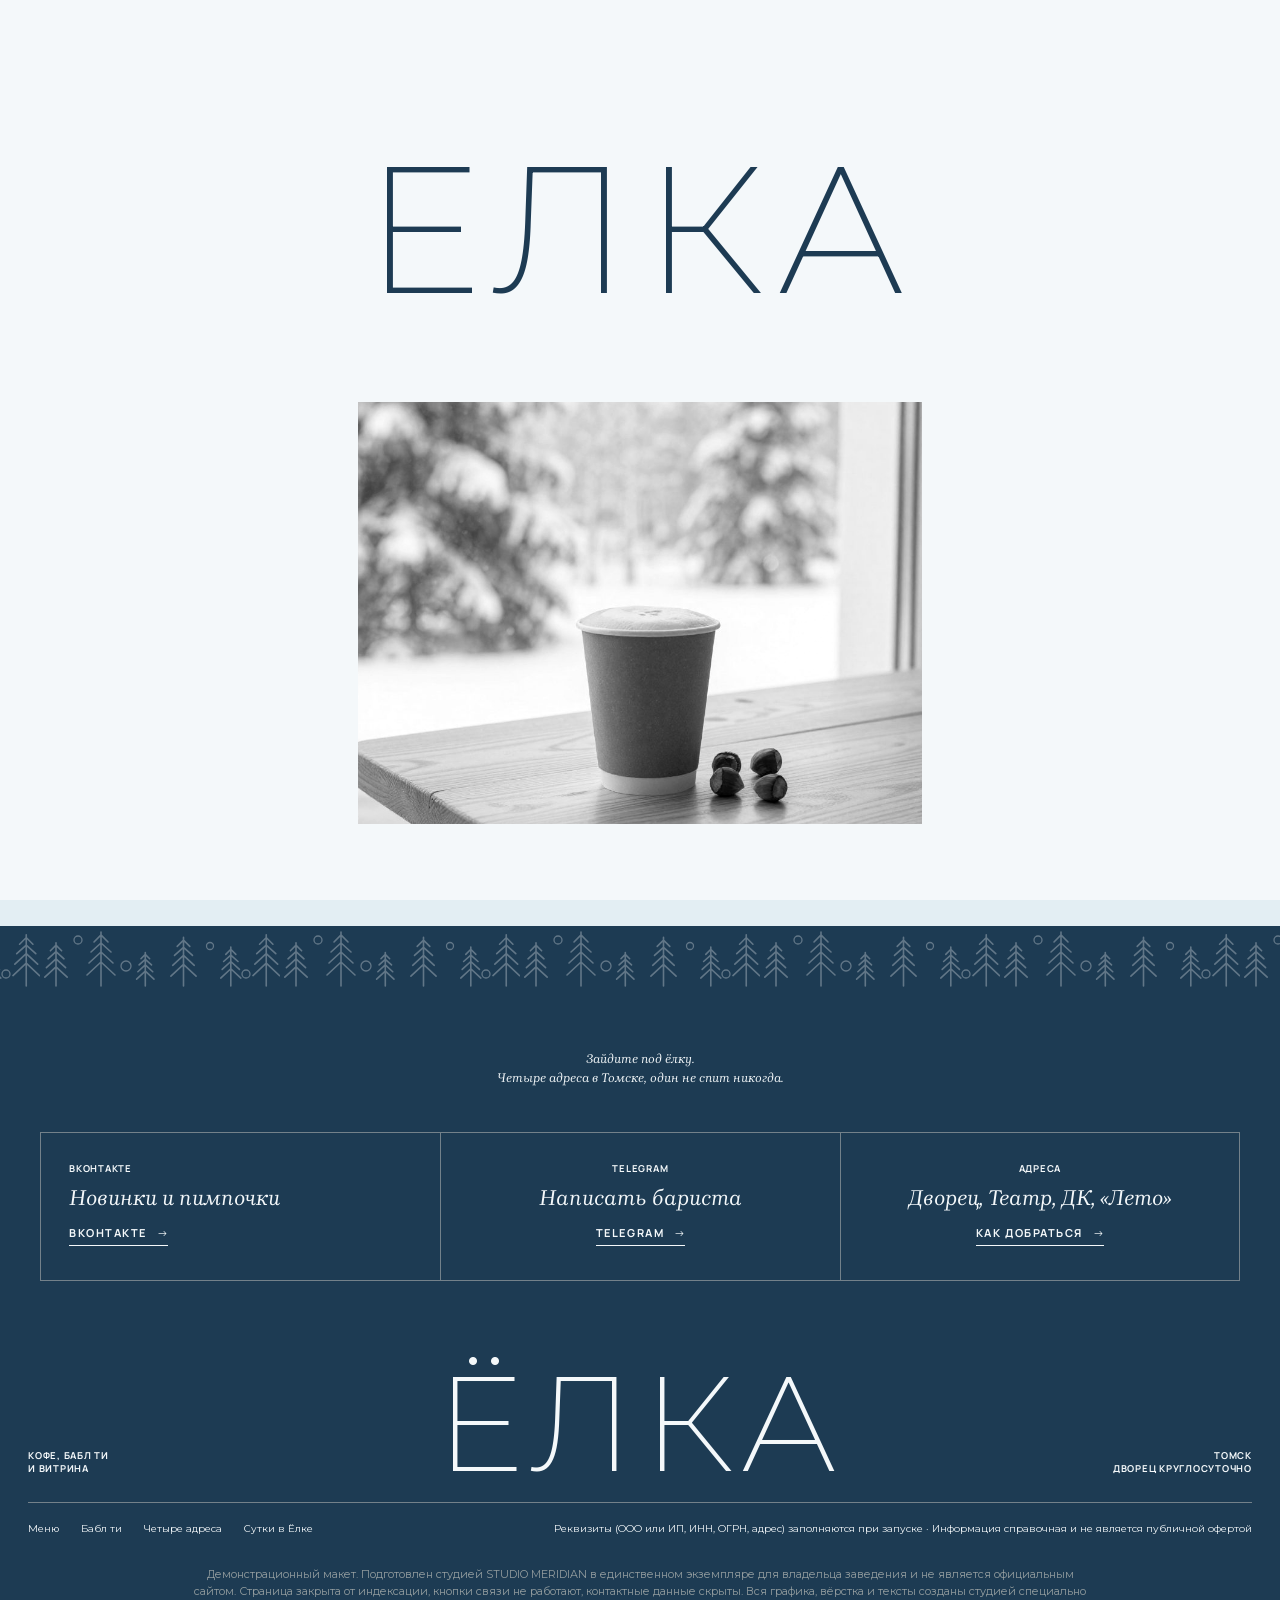
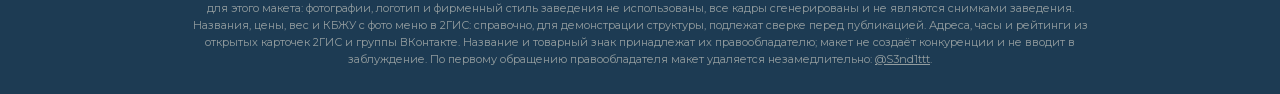
<file: 404/index.html>
<!DOCTYPE html>
<html lang="ru" data-v="1" data-base="../" class="nojs" data-tone="l" data-tz="7">
<head>
<meta charset="UTF-8">
<meta name="viewport" content="width=device-width, initial-scale=1, viewport-fit=cover">
<meta name="robots" content="noindex, nofollow">
<title>Страница не найдена · Демо-макет сайта · STUDIO MERIDIAN</title>
<meta name="description" content="Такой страницы нет.">
<meta name="theme-color" content="#1D3B53">
<meta property="og:type" content="website">
<meta property="og:title" content="Демо-макет сайта · STUDIO MERIDIAN">
<meta property="og:description" content="Такой страницы нет.">
<meta property="og:url" content="https://elka.meridianstud.ru/404/">
<meta property="og:image" content="https://elka.meridianstud.ru/img/og.jpg?v=1">
<link rel="icon" href="data:image/svg+xml,%3Csvg xmlns='http://www.w3.org/2000/svg' viewBox='0 0 40 40'%3E%3Crect width='40' height='40' rx='8' fill='%233A9C9B'/%3E%3Cpath d='M20 6v29M12 15l8-8 8 8M10 22l10-9 10 9M8 30l12-10 12 10' fill='none' stroke='%23fff' stroke-width='2.6' stroke-linecap='round' stroke-linejoin='round'/%3E%3C/svg%3E">
<link rel="preload" href="../fonts/montserrat-cyrillic.woff2" as="font" type="font/woff2" crossorigin>
<link rel="preload" href="../fonts/manrope.woff2" as="font" type="font/woff2" crossorigin>
<link rel="stylesheet" href="../skin.css?v=3e9a153c">
<link rel="stylesheet" href="../venue.css?v=2dd48448">
<noscript><style>.curtain{display:none}</style></noscript>
</head>
<body>
<p class="demo-strip">Демо-макет студии MERIDIAN · не является официальным сайтом заведения</p>
<div class="curtain" aria-hidden="true"><p class="wm"><span style="--i:0">ё</span><span style="--i:1">л</span><span style="--i:2">к</span><span style="--i:3">а</span></p><div class="pic"><div class="pi"><img src="../img/h-elka.jpg?v=1" alt="" decoding="async" width="1152" height="768"></div></div></div>
<div class="veil" aria-hidden="true"></div>
<header class="top">
  <nav class="nav" aria-label="Разделы"><a href="../menu/">Меню</a><a href="../#bubble">Бабл ти</a><a href="../gde/">Четыре адреса</a><a href="../den/">Сутки в Ёлке</a></nav>
  <button class="burger" type="button" aria-expanded="false" aria-controls="menu">Меню</button>
  <a class="logo" href="../" aria-label="Ёлка, на главную"><svg class="lamp" viewBox="0 0 40 40" aria-hidden="true"><path d="M20 4v32M12 14l8-8 8 8M10 21l10-9 10 9M8 29l12-10 12 10" fill="none" stroke="currentColor" stroke-width="2.2" stroke-linecap="round" stroke-linejoin="round"/></svg><span>ёлка</span></a>
  <div class="right"><span class="now" data-now></span><button type="button" data-hint="Телефон скрыт в демо. В рабочей версии кнопка сразу набирает номер.">Позвонить</button></div>
</header>
<div class="menu" id="menu" hidden><nav aria-label="Меню"><a href="../menu/">Меню</a><a href="../#bubble">Бабл ти</a><a href="../gde/">Четыре адреса</a><a href="../den/">Сутки в Ёлке</a></nav></div>
<main class="nf" data-bg="l">

  <h1 class="cap xxl rv"><span class="ln"><span>404</span></span><span class="ln"><span>Не найдено</span></span></h1>
  <p class="lead">Такой страницы нет. Зато Ёлка во Дворце открыта прямо сейчас.</p>
  <a class="btn dark" href="../">На главную</a>
</main>
<footer class="foot" data-bg="g">
  <p class="quote">Зайдите под ёлку.<br>Четыре адреса в Томске, один не спит никогда.</p>
  <div class="boxes"><div class="box"><p class="k">ВКонтакте</p><p class="it">Новинки и пимпочки</p><button class="btn" type="button" data-hint="В рабочей версии здесь ваша группа ВКонтакте.">ВКонтакте</button></div><div class="box"><p class="k">Telegram</p><p class="it">Написать бариста</p><button class="btn" type="button" data-hint="В рабочей версии здесь ваш Telegram.">Telegram</button></div><div class="box"><p class="k">Адреса</p><p class="it">Дворец, Театр, ДК, «Лето»</p><a class="btn" href="../gde/">Как добраться</a></div></div>
  <div class="sig"><p class="k">Кофе, бабл ти<br>и витрина</p><p class="wm" aria-hidden="true">ёлка</p><p class="k r">Томск<br>Дворец круглосуточно</p></div>
  <div class="fine">
    <span><a href="../menu/">Меню</a><a href="../#bubble">Бабл ти</a><a href="../gde/">Четыре адреса</a><a href="../den/">Сутки в Ёлке</a></span>
    <span>Реквизиты (ООО или ИП, ИНН, ОГРН, адрес) заполняются при запуске · Информация справочная и не является публичной офертой</span>
  </div>
  <p class="note">Демонстрационный макет. Подготовлен студией STUDIO MERIDIAN в единственном экземпляре для владельца заведения и не является официальным сайтом. Страница закрыта от индексации, кнопки связи не работают, контактные данные скрыты. Вся графика, вёрстка и тексты созданы студией специально для этого макета: фотографии, логотип и фирменный стиль заведения не использованы, все кадры сгенерированы и не являются снимками заведения. Названия, цены, вес и КБЖУ с фото меню в 2ГИС: справочно, для демонстрации структуры, подлежат сверке перед публикацией. Адреса, часы и рейтинги из открытых карточек 2ГИС и группы ВКонтакте. Название и товарный знак принадлежат их правообладателю; макет не создаёт конкуренции и не вводит в заблуждение. По первому обращению правообладателя макет удаляется незамедлительно: <a href="https://t.me/S3nd1ttt" target="_blank" rel="noopener">@S3nd1ttt</a>.</p>
</footer>
<div class="toast" role="status" aria-live="polite" hidden></div>
<a class="mer-badge" href="https://t.me/S3nd1ttt" target="_blank" rel="noopener">MERIDIAN · Демо</a>
<script src="../skin.js?v=77db7cbb"></script>
<script src="../venue.js?v=7ee43ae1"></script>
</body>
</html>
</file>
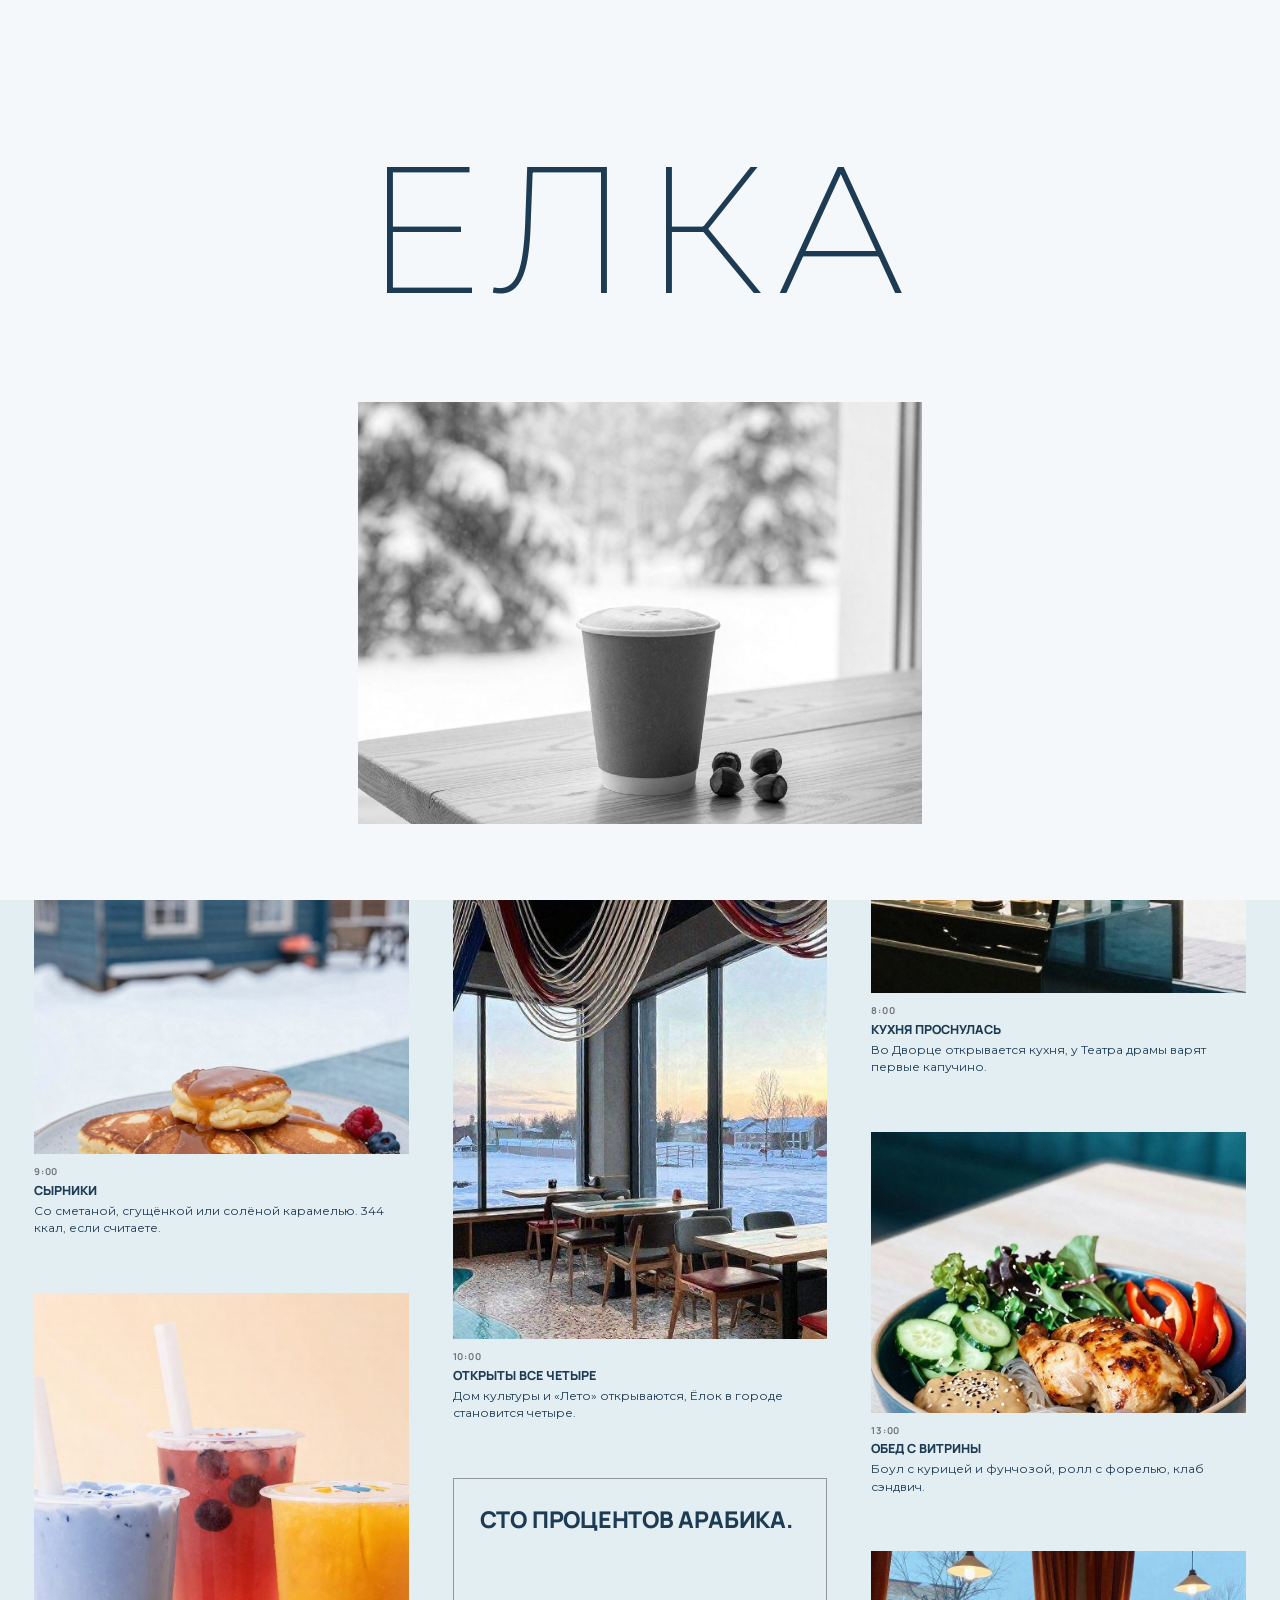
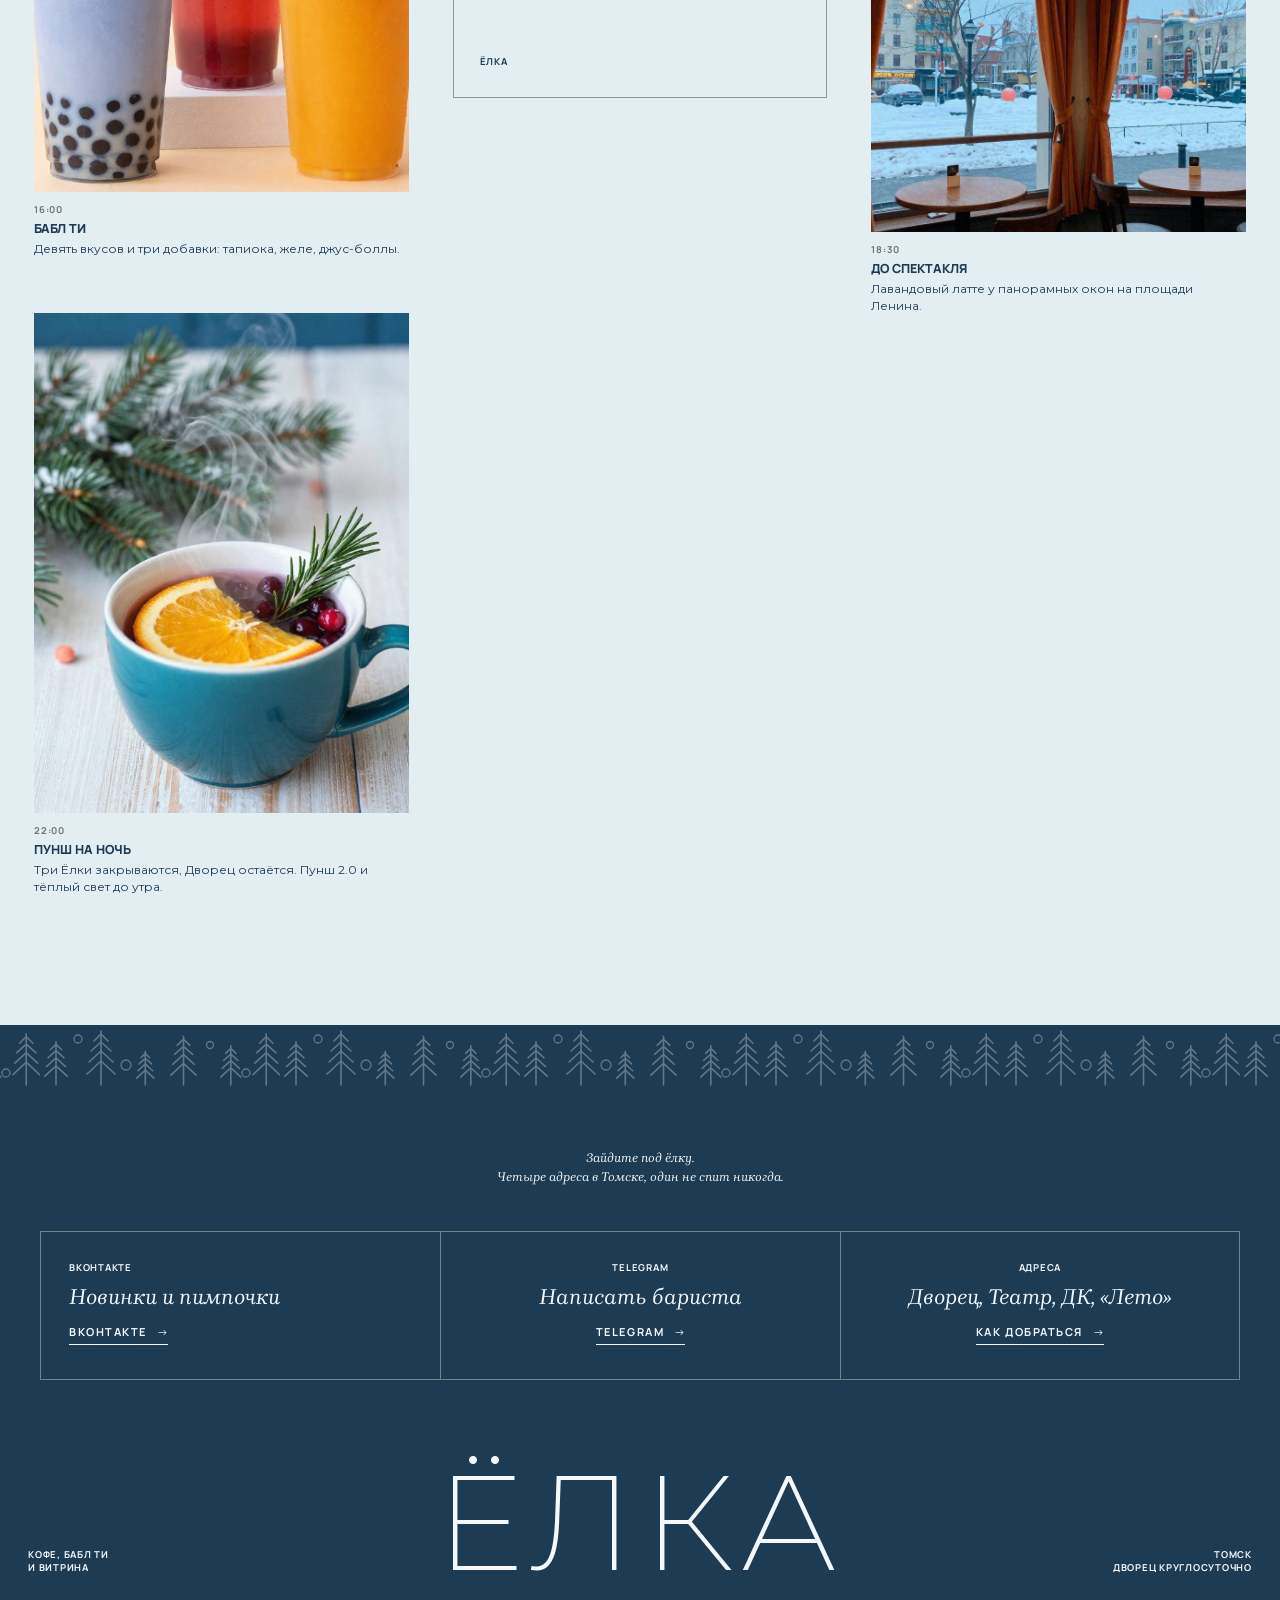
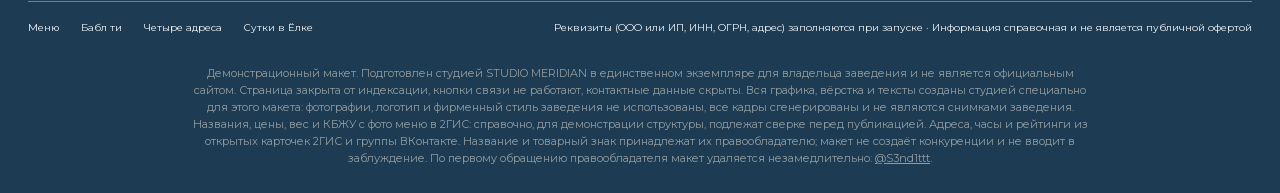
<file: den/index.html>
<!DOCTYPE html>
<html lang="ru" data-v="1" data-base="../" class="nojs" data-tone="l" data-tz="7">
<head>
<meta charset="UTF-8">
<meta name="viewport" content="width=device-width, initial-scale=1, viewport-fit=cover">
<meta name="robots" content="noindex, nofollow">
<title>Сутки в Ёлке · Демо-макет сайта · STUDIO MERIDIAN</title>
<meta name="description" content="Одни сутки кофеен «Ёлка» в Томске: от ночного кофе во Дворце до вечернего бабл ти.">
<meta name="theme-color" content="#1D3B53">
<meta property="og:type" content="website">
<meta property="og:title" content="Демо-макет сайта · STUDIO MERIDIAN">
<meta property="og:description" content="Одни сутки кофеен «Ёлка» в Томске: от ночного кофе во Дворце до вечернего бабл ти.">
<meta property="og:url" content="https://elka.meridianstud.ru/den/">
<meta property="og:image" content="https://elka.meridianstud.ru/img/og.jpg?v=1">
<link rel="icon" href="data:image/svg+xml,%3Csvg xmlns='http://www.w3.org/2000/svg' viewBox='0 0 40 40'%3E%3Crect width='40' height='40' rx='8' fill='%233A9C9B'/%3E%3Cpath d='M20 6v29M12 15l8-8 8 8M10 22l10-9 10 9M8 30l12-10 12 10' fill='none' stroke='%23fff' stroke-width='2.6' stroke-linecap='round' stroke-linejoin='round'/%3E%3C/svg%3E">
<link rel="preload" href="../fonts/montserrat-cyrillic.woff2" as="font" type="font/woff2" crossorigin>
<link rel="preload" href="../fonts/manrope.woff2" as="font" type="font/woff2" crossorigin>
<link rel="stylesheet" href="../skin.css?v=3e9a153c">
<link rel="stylesheet" href="../venue.css?v=2dd48448">
<noscript><style>.curtain{display:none}</style></noscript>
</head>
<body>
<p class="demo-strip">Демо-макет студии MERIDIAN · не является официальным сайтом заведения</p>
<div class="curtain" aria-hidden="true"><p class="wm"><span style="--i:0">ё</span><span style="--i:1">л</span><span style="--i:2">к</span><span style="--i:3">а</span></p><div class="pic"><div class="pi"><img src="../img/h-elka.jpg?v=1" alt="" decoding="async" width="1152" height="768"></div></div></div>
<div class="veil" aria-hidden="true"></div>
<header class="top">
  <nav class="nav" aria-label="Разделы"><a href="../menu/">Меню</a><a href="../#bubble">Бабл ти</a><a href="../gde/">Четыре адреса</a><a href="../den/" aria-current="page">Сутки в Ёлке</a></nav>
  <button class="burger" type="button" aria-expanded="false" aria-controls="menu">Меню</button>
  <a class="logo" href="../" aria-label="Ёлка, на главную"><svg class="lamp" viewBox="0 0 40 40" aria-hidden="true"><path d="M20 4v32M12 14l8-8 8 8M10 21l10-9 10 9M8 29l12-10 12 10" fill="none" stroke="currentColor" stroke-width="2.2" stroke-linecap="round" stroke-linejoin="round"/></svg><span>ёлка</span></a>
  <div class="right"><span class="now" data-now></span><button type="button" data-hint="Телефон скрыт в демо. В рабочей версии кнопка сразу набирает номер.">Позвонить</button></div>
</header>
<div class="menu" id="menu" hidden><nav aria-label="Меню"><a href="../menu/">Меню</a><a href="../#bubble">Бабл ти</a><a href="../gde/">Четыре адреса</a><a href="../den/" aria-current="page">Сутки в Ёлке</a></nav></div>
<main class="daily" data-bg="l">

  <section class="dh"><h1 class="script rv"><span class="ln"><span>Сутки в Ёлке</span></span></h1><p class="lead">Ёлка не закрывается:<br>что происходит в ней за двадцать четыре часа.</p></section>
  <section class="mas"><div class="col"><div class="it2 w"><figure class="px"><img src="../img/e-night.jpg?v=1" alt="" loading="lazy" decoding="async" width="1152" height="768"></figure><div class="cap2"><span class="k">3:00</span><b>Ночная смена</b><span>Во Дворце тихо, но бар работает: американо, раф и бабл ти тем, кто не спит.</span></div></div><div class="it2 w"><figure class="px"><img src="../img/e-syrniki.jpg?v=1" alt="" loading="lazy" decoding="async" width="704" height="880"></figure><div class="cap2"><span class="k">9:00</span><b>Сырники</b><span>Со сметаной, сгущёнкой или солёной карамелью. 344 ккал, если считаете.</span></div></div><div class="it2 t"><figure class="px"><img src="../img/e-bubble.jpg?v=1" alt="" loading="lazy" decoding="async" width="704" height="880"></figure><div class="cap2"><span class="k">16:00</span><b>Бабл ти</b><span>Девять вкусов и три добавки: тапиока, желе, джус-боллы.</span></div></div><div class="it2 t"><figure class="px"><img src="../img/e-punch.jpg?v=1" alt="" loading="lazy" decoding="async" width="704" height="880"></figure><div class="cap2"><span class="k">22:00</span><b>Пунш на ночь</b><span>Три Ёлки закрываются, Дворец остаётся. Пунш 2.0 и тёплый свет до утра.</span></div></div></div><div class="col"><div class="qt"><p class="cap s">Ёлка не спит.</p><p class="k">Ёлка</p></div><div class="it2 t"><figure class="px"><img src="../img/e-hall.jpg?v=1" alt="" loading="lazy" decoding="async" width="1152" height="768"></figure><div class="cap2"><span class="k">10:00</span><b>Открыты все четыре</b><span>Дом культуры и «Лето» открываются, Ёлок в городе становится четыре.</span></div></div><div class="qt"><p class="cap s">Сто процентов арабика.</p><p class="k">Ёлка</p></div></div><div class="col"><div class="it2 t"><figure class="px"><img src="../img/e-arena.jpg?v=1" alt="" loading="lazy" decoding="async" width="1152" height="768"></figure><div class="cap2"><span class="k">8:00</span><b>Кухня проснулась</b><span>Во Дворце открывается кухня, у Театра драмы варят первые капучино.</span></div></div><div class="it2 w"><figure class="px"><img src="../img/e-bowl.jpg?v=1" alt="" loading="lazy" decoding="async" width="704" height="880"></figure><div class="cap2"><span class="k">13:00</span><b>Обед с витрины</b><span>Боул с курицей и фунчозой, ролл с форелью, клаб сэндвич.</span></div></div><div class="it2 w"><figure class="px"><img src="../img/e-theatre.jpg?v=1" alt="" loading="lazy" decoding="async" width="1152" height="768"></figure><div class="cap2"><span class="k">18:30</span><b>До спектакля</b><span>Лавандовый латте у панорамных окон на площади Ленина.</span></div></div></div></section>
</main>
<footer class="foot" data-bg="g">
  <p class="quote">Зайдите под ёлку.<br>Четыре адреса в Томске, один не спит никогда.</p>
  <div class="boxes"><div class="box"><p class="k">ВКонтакте</p><p class="it">Новинки и пимпочки</p><button class="btn" type="button" data-hint="В рабочей версии здесь ваша группа ВКонтакте.">ВКонтакте</button></div><div class="box"><p class="k">Telegram</p><p class="it">Написать бариста</p><button class="btn" type="button" data-hint="В рабочей версии здесь ваш Telegram.">Telegram</button></div><div class="box"><p class="k">Адреса</p><p class="it">Дворец, Театр, ДК, «Лето»</p><a class="btn" href="../gde/">Как добраться</a></div></div>
  <div class="sig"><p class="k">Кофе, бабл ти<br>и витрина</p><p class="wm" aria-hidden="true">ёлка</p><p class="k r">Томск<br>Дворец круглосуточно</p></div>
  <div class="fine">
    <span><a href="../menu/">Меню</a><a href="../#bubble">Бабл ти</a><a href="../gde/">Четыре адреса</a><a href="../den/">Сутки в Ёлке</a></span>
    <span>Реквизиты (ООО или ИП, ИНН, ОГРН, адрес) заполняются при запуске · Информация справочная и не является публичной офертой</span>
  </div>
  <p class="note">Демонстрационный макет. Подготовлен студией STUDIO MERIDIAN в единственном экземпляре для владельца заведения и не является официальным сайтом. Страница закрыта от индексации, кнопки связи не работают, контактные данные скрыты. Вся графика, вёрстка и тексты созданы студией специально для этого макета: фотографии, логотип и фирменный стиль заведения не использованы, все кадры сгенерированы и не являются снимками заведения. Названия, цены, вес и КБЖУ с фото меню в 2ГИС: справочно, для демонстрации структуры, подлежат сверке перед публикацией. Адреса, часы и рейтинги из открытых карточек 2ГИС и группы ВКонтакте. Название и товарный знак принадлежат их правообладателю; макет не создаёт конкуренции и не вводит в заблуждение. По первому обращению правообладателя макет удаляется незамедлительно: <a href="https://t.me/S3nd1ttt" target="_blank" rel="noopener">@S3nd1ttt</a>.</p>
</footer>
<div class="toast" role="status" aria-live="polite" hidden></div>
<a class="mer-badge" href="https://t.me/S3nd1ttt" target="_blank" rel="noopener">MERIDIAN · Демо</a>
<script src="../skin.js?v=77db7cbb"></script>
<script src="../venue.js?v=7ee43ae1"></script>
</body>
</html>
</file>
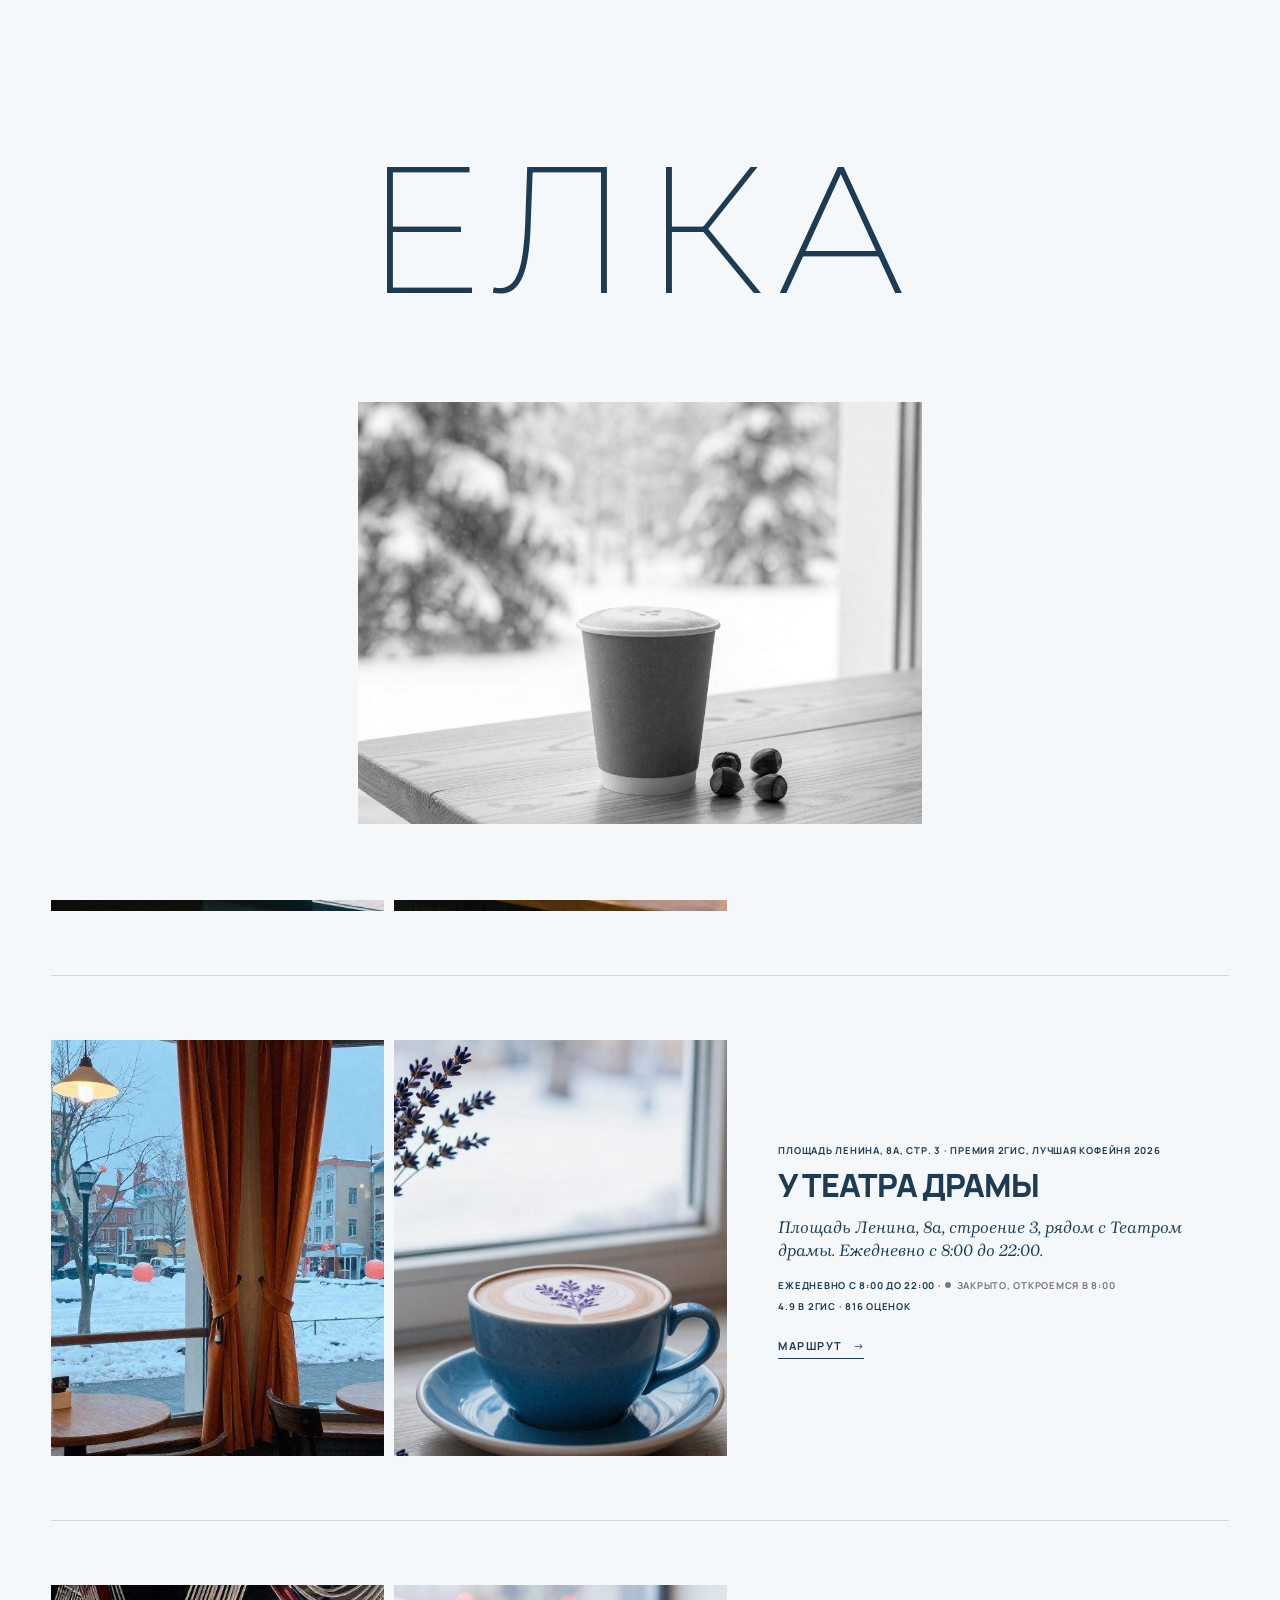
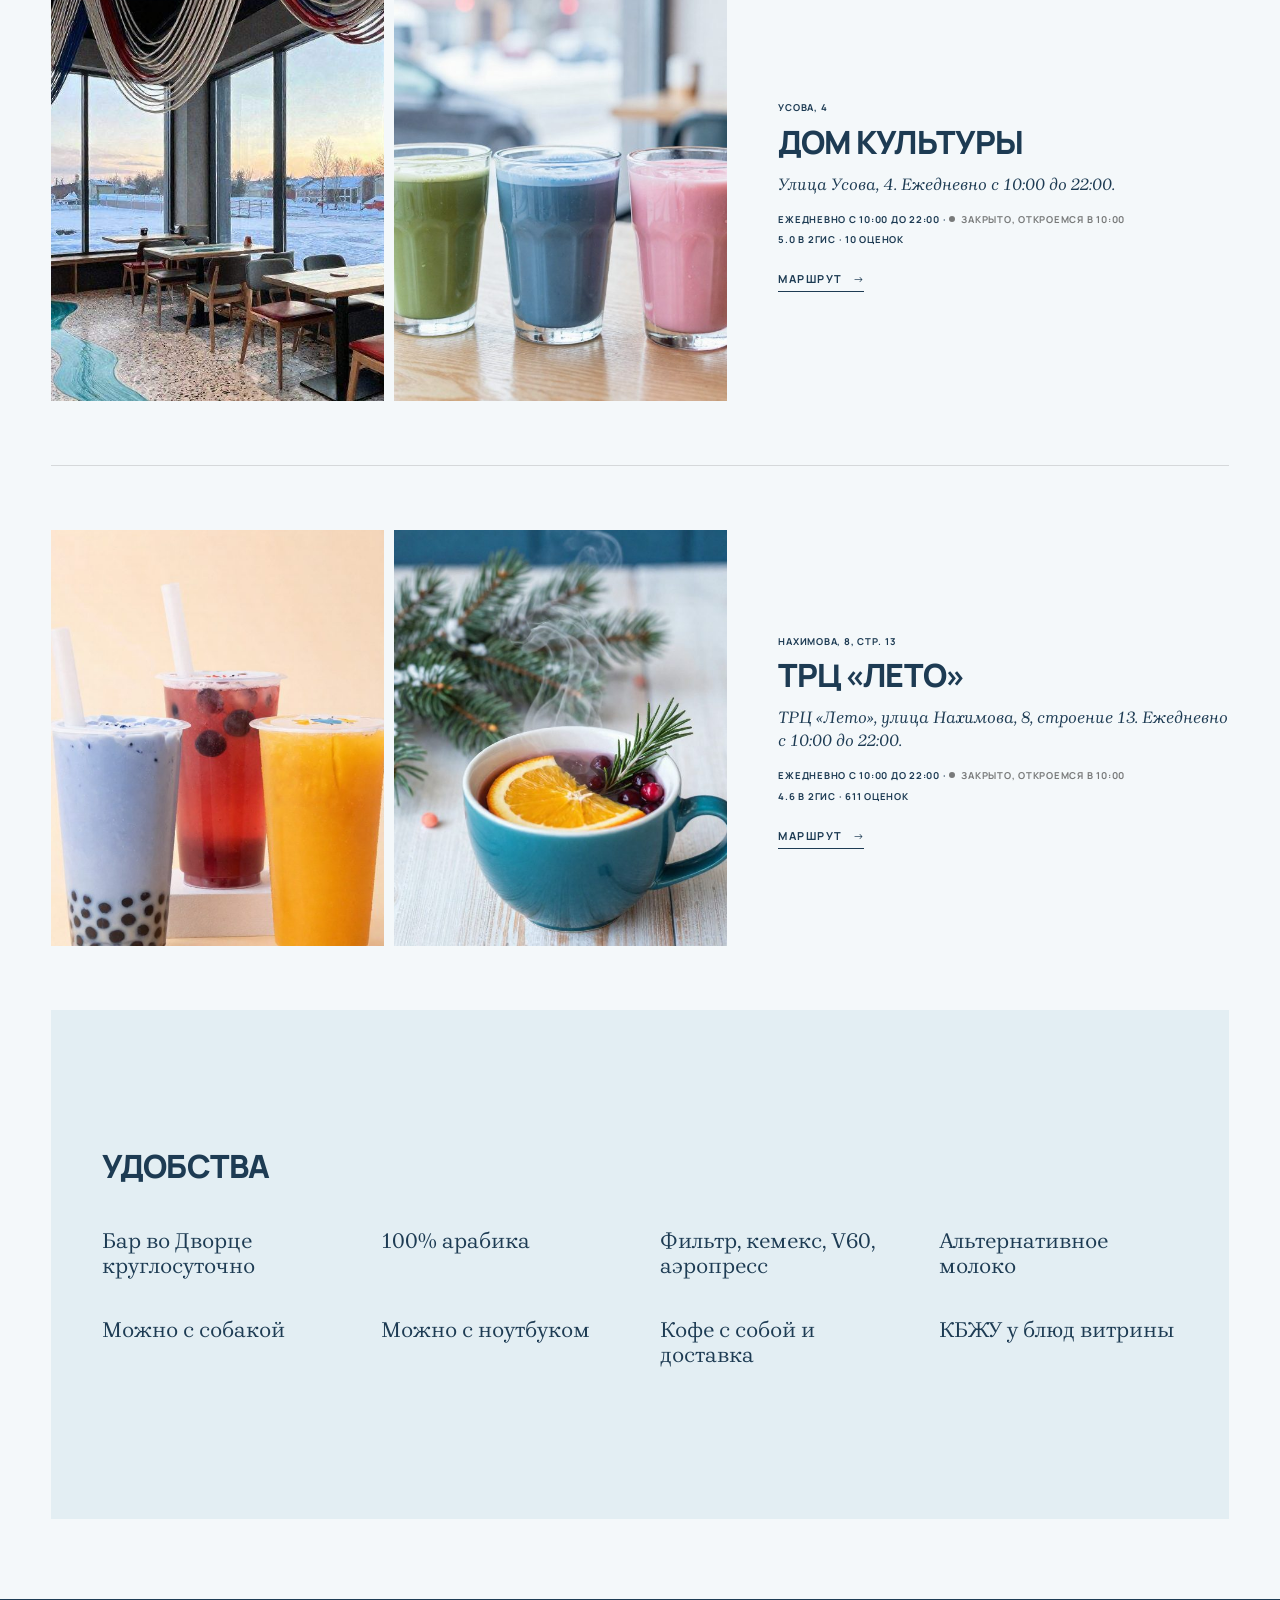
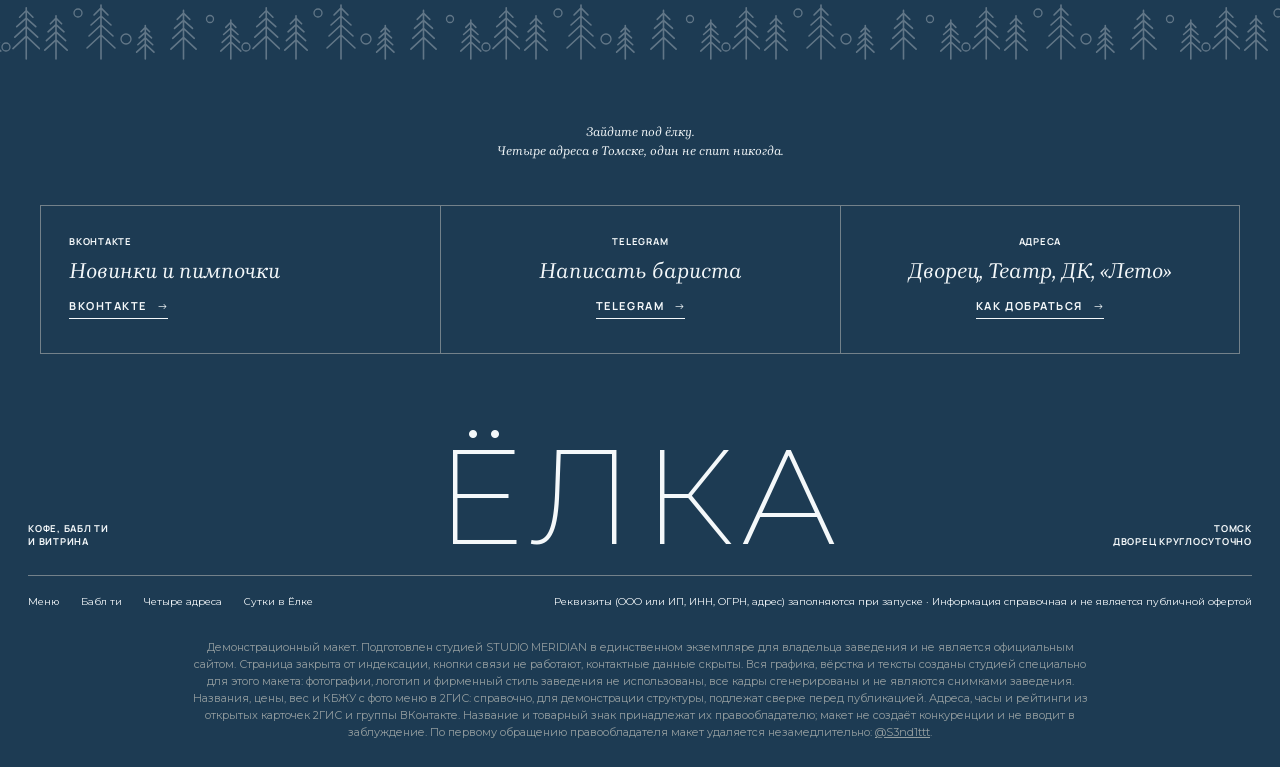
<file: gde/index.html>
<!DOCTYPE html>
<html lang="ru" data-v="1" data-base="../" class="nojs" data-tone="p" data-tz="7">
<head>
<meta charset="UTF-8">
<meta name="viewport" content="width=device-width, initial-scale=1, viewport-fit=cover">
<meta name="robots" content="noindex, nofollow">
<title>Четыре адреса · Демо-макет сайта · STUDIO MERIDIAN</title>
<meta name="description" content="Кофейни «Ёлка» в Томске: Дворец Зрелищ и Спорта (круглосуточно), у Театра драмы, Дом культуры на Усова и ТРЦ «Лето».">
<meta name="theme-color" content="#1D3B53">
<meta property="og:type" content="website">
<meta property="og:title" content="Демо-макет сайта · STUDIO MERIDIAN">
<meta property="og:description" content="Кофейни «Ёлка» в Томске: Дворец Зрелищ и Спорта (круглосуточно), у Театра драмы, Дом культуры на Усова и ТРЦ «Лето».">
<meta property="og:url" content="https://elka.meridianstud.ru/gde/">
<meta property="og:image" content="https://elka.meridianstud.ru/img/og.jpg?v=1">
<link rel="icon" href="data:image/svg+xml,%3Csvg xmlns='http://www.w3.org/2000/svg' viewBox='0 0 40 40'%3E%3Crect width='40' height='40' rx='8' fill='%233A9C9B'/%3E%3Cpath d='M20 6v29M12 15l8-8 8 8M10 22l10-9 10 9M8 30l12-10 12 10' fill='none' stroke='%23fff' stroke-width='2.6' stroke-linecap='round' stroke-linejoin='round'/%3E%3C/svg%3E">
<link rel="preload" href="../fonts/montserrat-cyrillic.woff2" as="font" type="font/woff2" crossorigin>
<link rel="preload" href="../fonts/manrope.woff2" as="font" type="font/woff2" crossorigin>
<link rel="stylesheet" href="../skin.css?v=3e9a153c">
<link rel="stylesheet" href="../venue.css?v=2dd48448">
<noscript><style>.curtain{display:none}</style></noscript>
</head>
<body>
<p class="demo-strip">Демо-макет студии MERIDIAN · не является официальным сайтом заведения</p>
<div class="curtain" aria-hidden="true"><p class="wm"><span style="--i:0">ё</span><span style="--i:1">л</span><span style="--i:2">к</span><span style="--i:3">а</span></p><div class="pic"><div class="pi"><img src="../img/h-elka.jpg?v=1" alt="" decoding="async" width="1152" height="768"></div></div></div>
<div class="veil" aria-hidden="true"></div>
<header class="top">
  <nav class="nav" aria-label="Разделы"><a href="../menu/">Меню</a><a href="../#bubble">Бабл ти</a><a href="../gde/" aria-current="page">Четыре адреса</a><a href="../den/">Сутки в Ёлке</a></nav>
  <button class="burger" type="button" aria-expanded="false" aria-controls="menu">Меню</button>
  <a class="logo" href="../" aria-label="Ёлка, на главную"><svg class="lamp" viewBox="0 0 40 40" aria-hidden="true"><path d="M20 4v32M12 14l8-8 8 8M10 21l10-9 10 9M8 29l12-10 12 10" fill="none" stroke="currentColor" stroke-width="2.2" stroke-linecap="round" stroke-linejoin="round"/></svg><span>ёлка</span></a>
  <div class="right"><span class="now" data-now></span><button type="button" data-hint="Телефон скрыт в демо. В рабочей версии кнопка сразу набирает номер.">Позвонить</button></div>
</header>
<div class="menu" id="menu" hidden><nav aria-label="Меню"><a href="../menu/">Меню</a><a href="../#bubble">Бабл ти</a><a href="../gde/" aria-current="page">Четыре адреса</a><a href="../den/">Сутки в Ёлке</a></nav></div>
<main class="spots-p" data-bg="p">

  <section class="mh"><p class="kick">Томск</p><h1 class="cap l rv"><span class="ln"><span>Четыре</span></span><span class="ln"><span>адреса</span></span></h1></section>
  <article class="spot" id="dvorec">
    <div class="sp2"><figure class="px"><img src="../img/e-arena.jpg?v=1" alt="Дворец Зрелищ и Спорта" loading="lazy" decoding="async" width="1152" height="768"></figure><figure class="px"><img src="../img/e-night.jpg?v=1" alt="" loading="lazy" decoding="async" width="1152" height="768"></figure></div>
    <div class="si">
      <p class="k">Красноармейская, 126 · Премия 2ГИС, лучшая кофейня 2026</p>
      <h2 class="cap m">Дворец Зрелищ и Спорта</h2>
      <p class="it">Внутри Дворца Зрелищ и Спорта, Кировский район. Бар круглосуточно, кухня с 8:00 до 20:00. Можно с собакой.</p>
      <p class="k">Бар круглосуточно, кухня с 8:00 до 20:00 · <span class="st" data-open="0" data-close="24"></span></p>
      <p class="k">4.9 в 2ГИС · 870 оценок</p>
      <button class="btn" type="button" data-hint="В рабочей версии кнопка откроет маршрут в 2ГИС или Яндекс Картах.">Маршрут</button>
    </div>
  </article>
  <article class="spot" id="teatr">
    <div class="sp2"><figure class="px"><img src="../img/e-theatre.jpg?v=1" alt="У Театра драмы" loading="lazy" decoding="async" width="1152" height="768"></figure><figure class="px"><img src="../img/e-lav.jpg?v=1" alt="" loading="lazy" decoding="async" width="704" height="880"></figure></div>
    <div class="si">
      <p class="k">площадь Ленина, 8а, стр. 3 · Премия 2ГИС, лучшая кофейня 2026</p>
      <h2 class="cap m">У Театра драмы</h2>
      <p class="it">Площадь Ленина, 8а, строение 3, рядом с Театром драмы. Ежедневно с 8:00 до 22:00.</p>
      <p class="k">Ежедневно с 8:00 до 22:00 · <span class="st" data-open="8" data-close="22"></span></p>
      <p class="k">4.9 в 2ГИС · 816 оценок</p>
      <button class="btn" type="button" data-hint="В рабочей версии кнопка откроет маршрут в 2ГИС или Яндекс Картах.">Маршрут</button>
    </div>
  </article>
  <article class="spot" id="dk">
    <div class="sp2"><figure class="px"><img src="../img/e-hall.jpg?v=1" alt="Дом культуры" loading="lazy" decoding="async" width="1152" height="768"></figure><figure class="px"><img src="../img/e-matcha.jpg?v=1" alt="" loading="lazy" decoding="async" width="704" height="880"></figure></div>
    <div class="si">
      <p class="k">Усова, 4</p>
      <h2 class="cap m">Дом культуры</h2>
      <p class="it">Улица Усова, 4. Ежедневно с 10:00 до 22:00.</p>
      <p class="k">Ежедневно с 10:00 до 22:00 · <span class="st" data-open="10" data-close="22"></span></p>
      <p class="k">5.0 в 2ГИС · 10 оценок</p>
      <button class="btn" type="button" data-hint="В рабочей версии кнопка откроет маршрут в 2ГИС или Яндекс Картах.">Маршрут</button>
    </div>
  </article>
  <article class="spot" id="leto">
    <div class="sp2"><figure class="px"><img src="../img/e-bubble.jpg?v=1" alt="ТРЦ «Лето»" loading="lazy" decoding="async" width="704" height="880"></figure><figure class="px"><img src="../img/e-punch.jpg?v=1" alt="" loading="lazy" decoding="async" width="704" height="880"></figure></div>
    <div class="si">
      <p class="k">Нахимова, 8, стр. 13</p>
      <h2 class="cap m">ТРЦ «Лето»</h2>
      <p class="it">ТРЦ «Лето», улица Нахимова, 8, строение 13. Ежедневно с 10:00 до 22:00.</p>
      <p class="k">Ежедневно с 10:00 до 22:00 · <span class="st" data-open="10" data-close="22"></span></p>
      <p class="k">4.6 в 2ГИС · 611 оценок</p>
      <button class="btn" type="button" data-hint="В рабочей версии кнопка откроет маршрут в 2ГИС или Яндекс Картах.">Маршрут</button>
    </div>
  </article>
  <section class="gives feats"><h2 class="cap m">Удобства</h2><div class="gv"><div><b>Бар во Дворце круглосуточно</b></div><div><b>100% арабика</b></div><div><b>Фильтр, кемекс, V60, аэропресс</b></div><div><b>Альтернативное молоко</b></div><div><b>Можно с собакой</b></div><div><b>Можно с ноутбуком</b></div><div><b>Кофе с собой и доставка</b></div><div><b>КБЖУ у блюд витрины</b></div></div></section>
</main>
<footer class="foot" data-bg="g">
  <p class="quote">Зайдите под ёлку.<br>Четыре адреса в Томске, один не спит никогда.</p>
  <div class="boxes"><div class="box"><p class="k">ВКонтакте</p><p class="it">Новинки и пимпочки</p><button class="btn" type="button" data-hint="В рабочей версии здесь ваша группа ВКонтакте.">ВКонтакте</button></div><div class="box"><p class="k">Telegram</p><p class="it">Написать бариста</p><button class="btn" type="button" data-hint="В рабочей версии здесь ваш Telegram.">Telegram</button></div><div class="box"><p class="k">Адреса</p><p class="it">Дворец, Театр, ДК, «Лето»</p><a class="btn" href="../gde/">Как добраться</a></div></div>
  <div class="sig"><p class="k">Кофе, бабл ти<br>и витрина</p><p class="wm" aria-hidden="true">ёлка</p><p class="k r">Томск<br>Дворец круглосуточно</p></div>
  <div class="fine">
    <span><a href="../menu/">Меню</a><a href="../#bubble">Бабл ти</a><a href="../gde/">Четыре адреса</a><a href="../den/">Сутки в Ёлке</a></span>
    <span>Реквизиты (ООО или ИП, ИНН, ОГРН, адрес) заполняются при запуске · Информация справочная и не является публичной офертой</span>
  </div>
  <p class="note">Демонстрационный макет. Подготовлен студией STUDIO MERIDIAN в единственном экземпляре для владельца заведения и не является официальным сайтом. Страница закрыта от индексации, кнопки связи не работают, контактные данные скрыты. Вся графика, вёрстка и тексты созданы студией специально для этого макета: фотографии, логотип и фирменный стиль заведения не использованы, все кадры сгенерированы и не являются снимками заведения. Названия, цены, вес и КБЖУ с фото меню в 2ГИС: справочно, для демонстрации структуры, подлежат сверке перед публикацией. Адреса, часы и рейтинги из открытых карточек 2ГИС и группы ВКонтакте. Название и товарный знак принадлежат их правообладателю; макет не создаёт конкуренции и не вводит в заблуждение. По первому обращению правообладателя макет удаляется незамедлительно: <a href="https://t.me/S3nd1ttt" target="_blank" rel="noopener">@S3nd1ttt</a>.</p>
</footer>
<div class="toast" role="status" aria-live="polite" hidden></div>
<a class="mer-badge" href="https://t.me/S3nd1ttt" target="_blank" rel="noopener">MERIDIAN · Демо</a>
<script src="../skin.js?v=77db7cbb"></script>
<script src="../venue.js?v=7ee43ae1"></script>
</body>
</html>
</file>
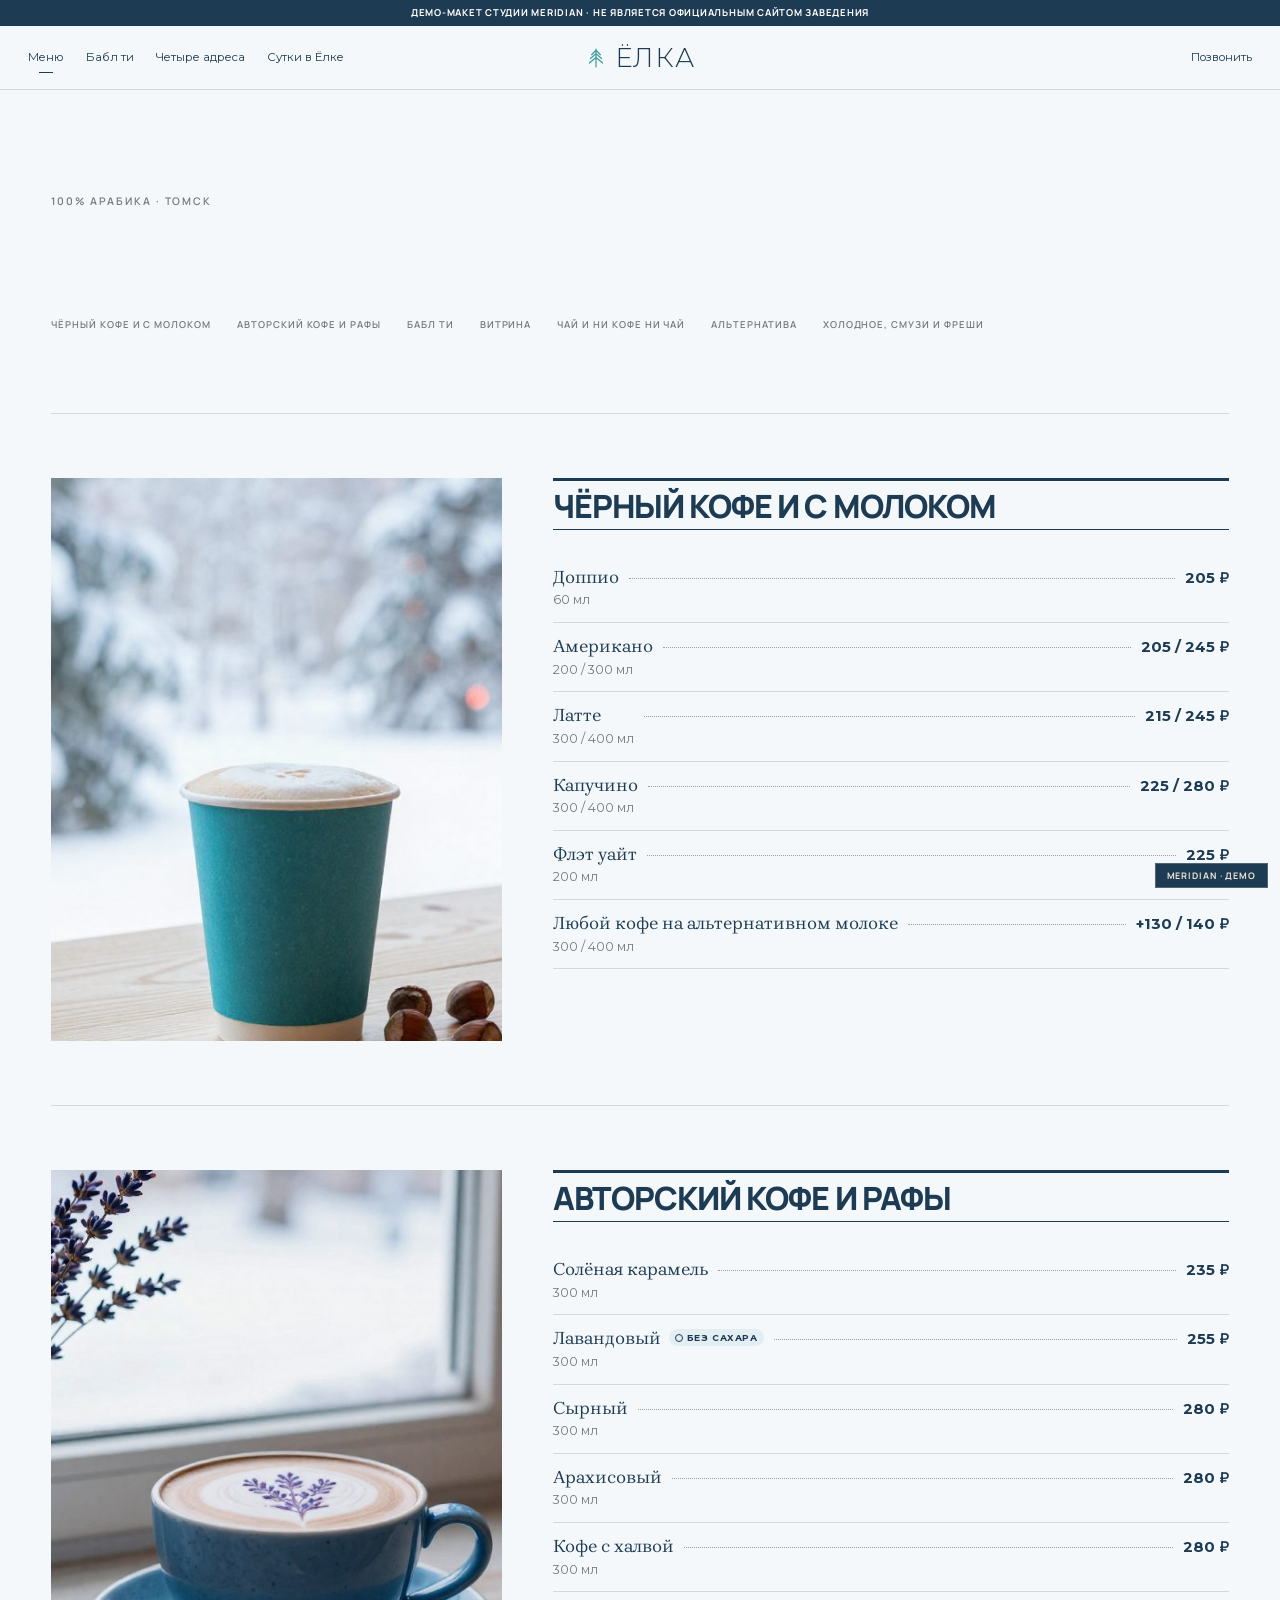
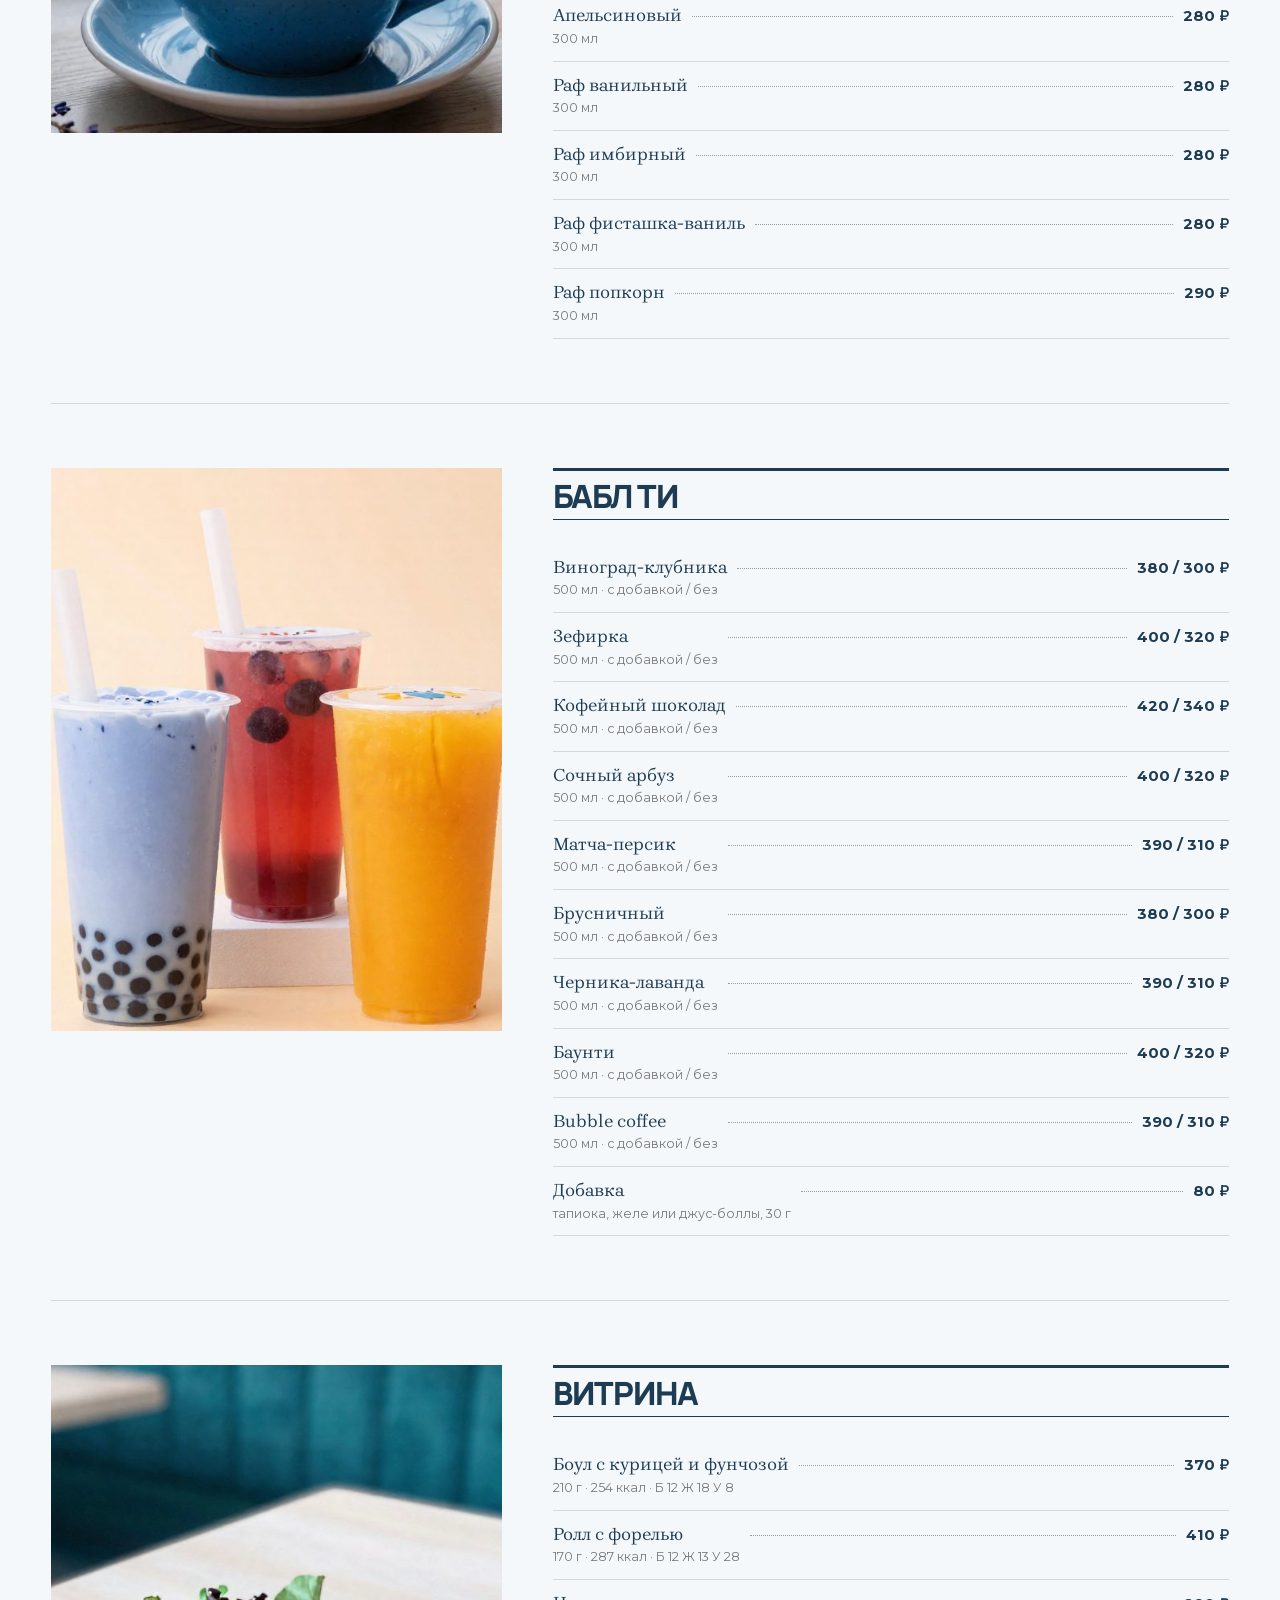
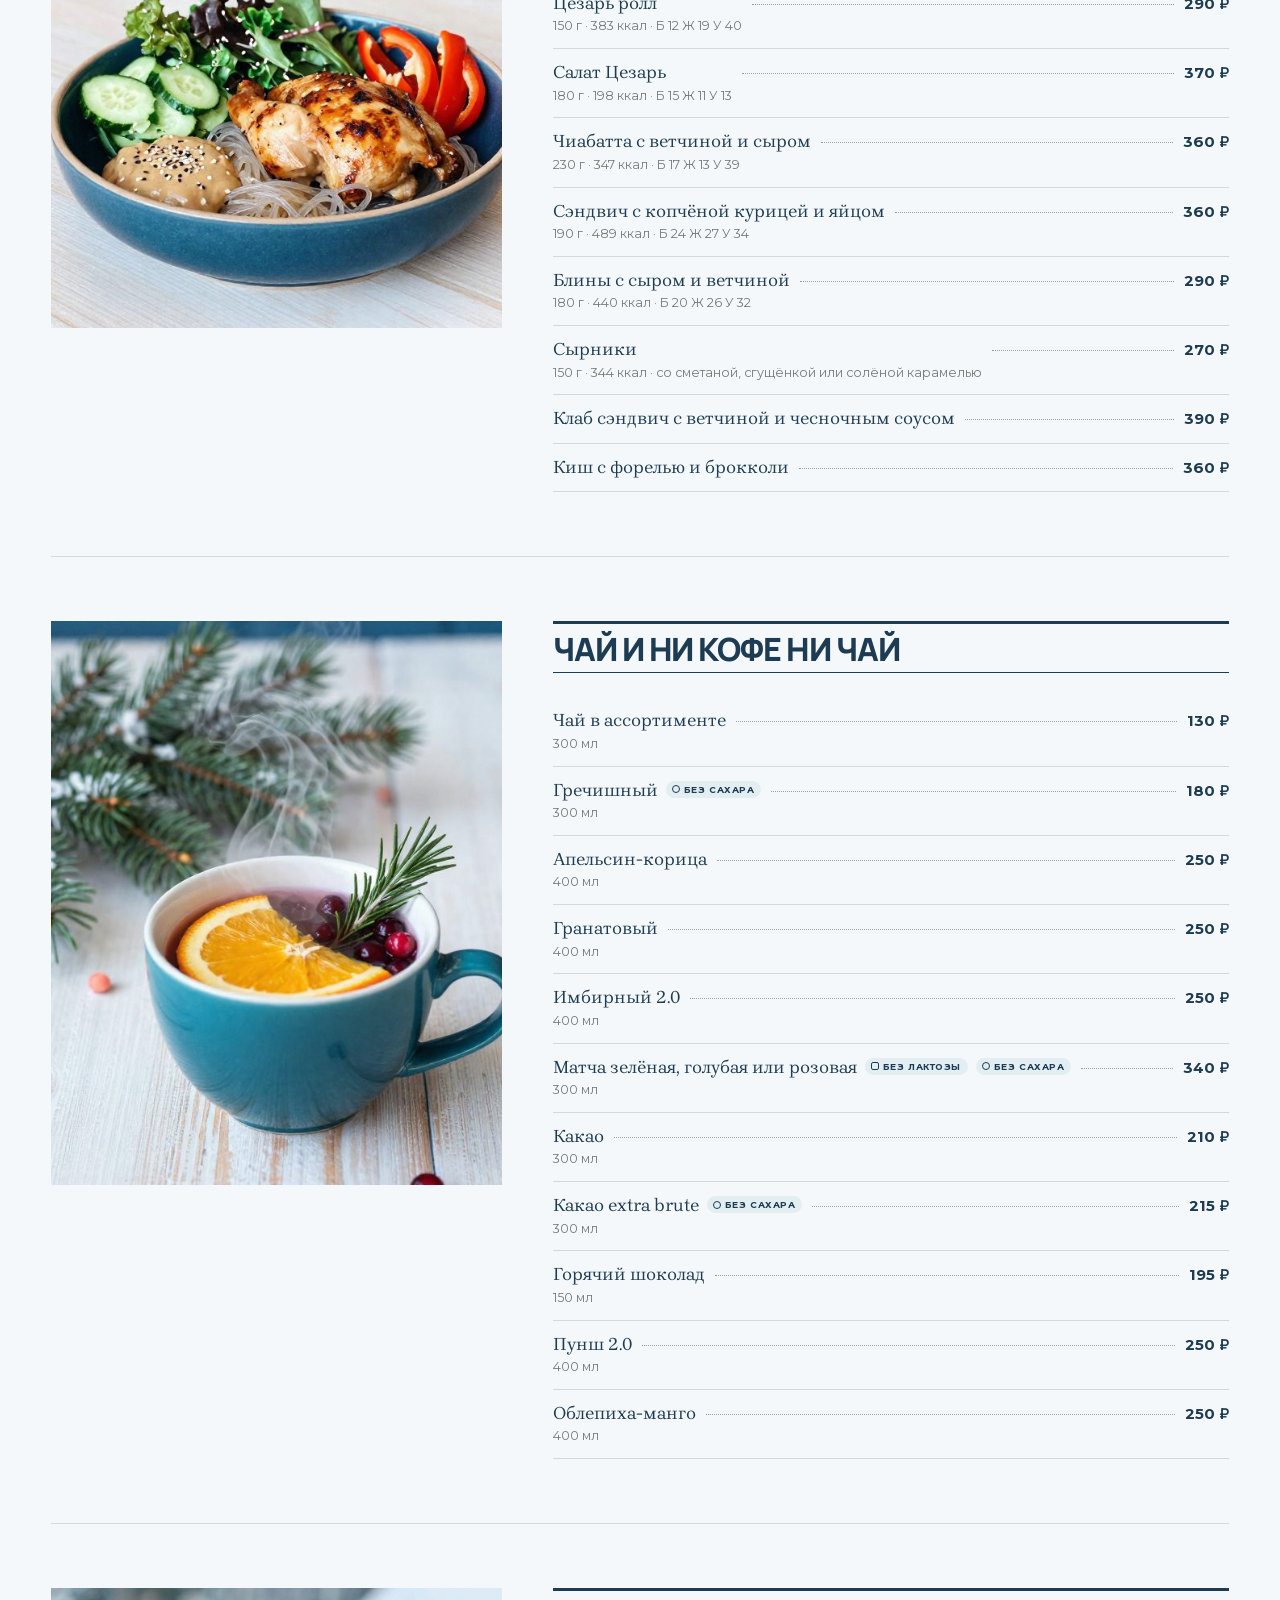
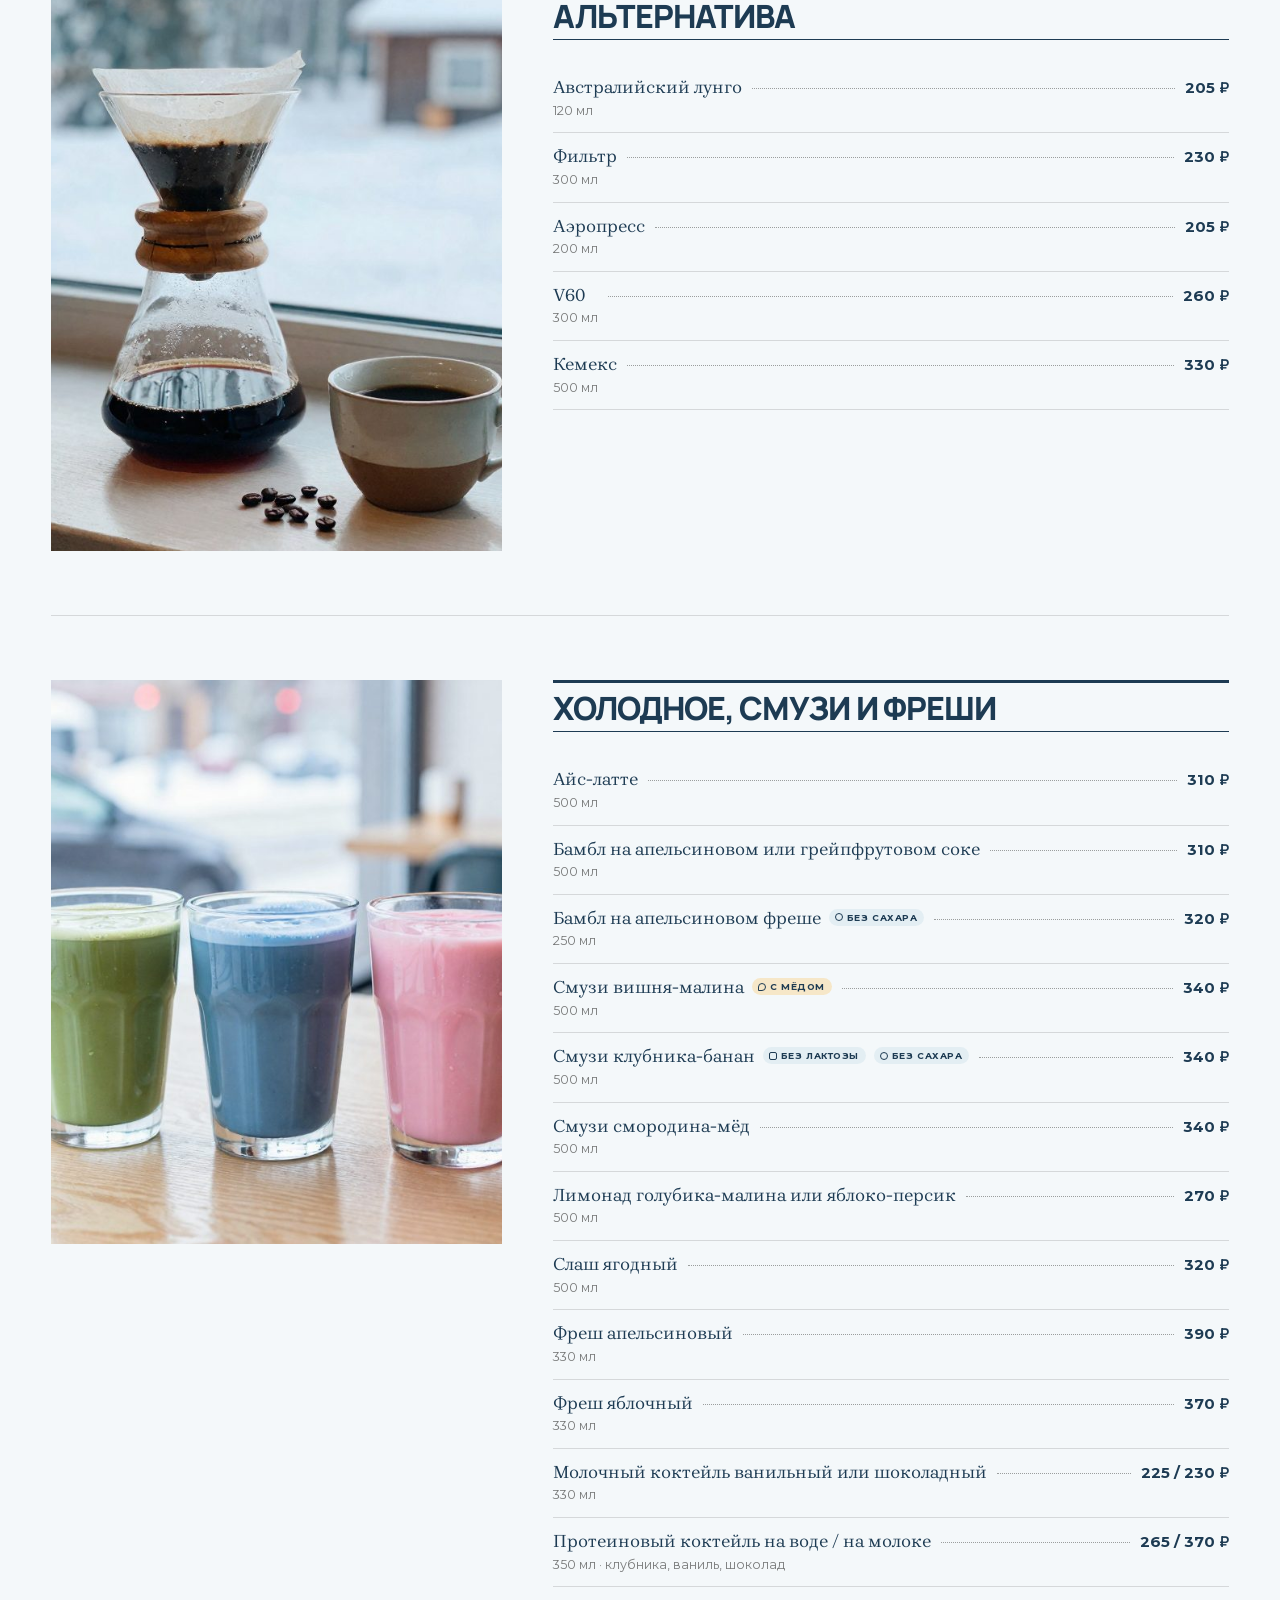
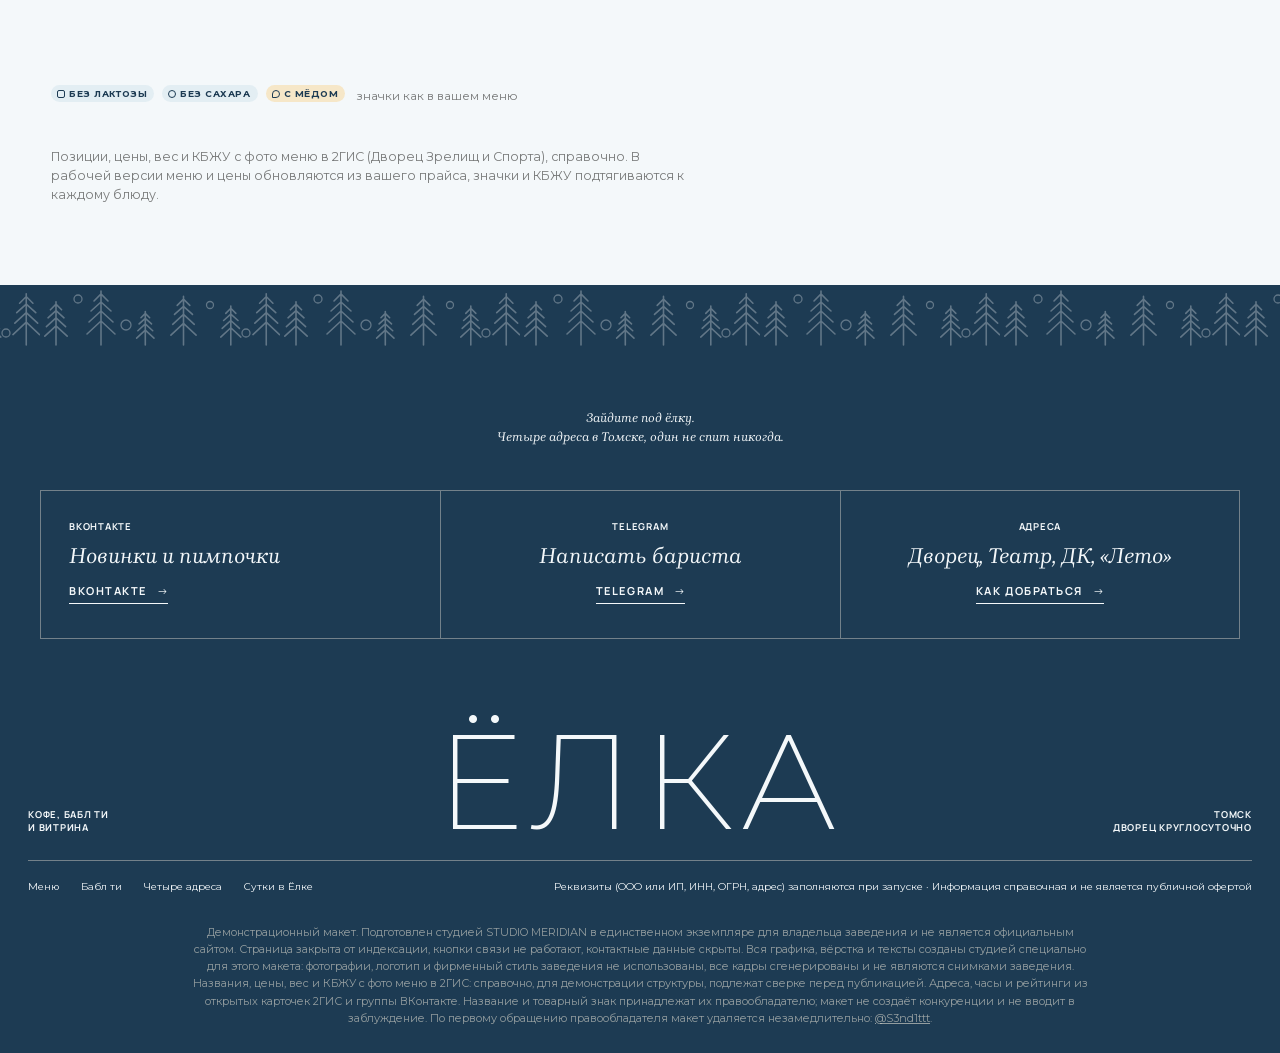
<file: menu/index.html>
<!DOCTYPE html>
<html lang="ru" data-v="1" data-base="../" class="nojs" data-tone="p" data-tz="7">
<head>
<meta charset="UTF-8">
<meta name="viewport" content="width=device-width, initial-scale=1, viewport-fit=cover">
<meta name="robots" content="noindex, nofollow">
<title>Меню · Демо-макет сайта · STUDIO MERIDIAN</title>
<meta name="description" content="Меню кофейни «Ёлка» в Томске: кофе, авторские рафы, бабл ти, витрина с КБЖУ, чай и смузи. Цены справочно.">
<meta name="theme-color" content="#1D3B53">
<meta property="og:type" content="website">
<meta property="og:title" content="Демо-макет сайта · STUDIO MERIDIAN">
<meta property="og:description" content="Меню кофейни «Ёлка» в Томске: кофе, авторские рафы, бабл ти, витрина с КБЖУ, чай и смузи. Цены справочно.">
<meta property="og:url" content="https://elka.meridianstud.ru/menu/">
<meta property="og:image" content="https://elka.meridianstud.ru/img/og.jpg?v=1">
<link rel="icon" href="data:image/svg+xml,%3Csvg xmlns='http://www.w3.org/2000/svg' viewBox='0 0 40 40'%3E%3Crect width='40' height='40' rx='8' fill='%233A9C9B'/%3E%3Cpath d='M20 6v29M12 15l8-8 8 8M10 22l10-9 10 9M8 30l12-10 12 10' fill='none' stroke='%23fff' stroke-width='2.6' stroke-linecap='round' stroke-linejoin='round'/%3E%3C/svg%3E">
<link rel="preload" href="../fonts/montserrat-cyrillic.woff2" as="font" type="font/woff2" crossorigin>
<link rel="preload" href="../fonts/manrope.woff2" as="font" type="font/woff2" crossorigin>
<link rel="stylesheet" href="../skin.css?v=3e9a153c">
<link rel="stylesheet" href="../venue.css?v=2dd48448">
<noscript><style>.curtain{display:none}</style></noscript>
</head>
<body>
<p class="demo-strip">Демо-макет студии MERIDIAN · не является официальным сайтом заведения</p>
<div class="curtain" aria-hidden="true"><p class="wm"><span style="--i:0">ё</span><span style="--i:1">л</span><span style="--i:2">к</span><span style="--i:3">а</span></p><div class="pic"><div class="pi"><img src="../img/h-elka.jpg?v=1" alt="" decoding="async" width="1152" height="768"></div></div></div>
<div class="veil" aria-hidden="true"></div>
<header class="top">
  <nav class="nav" aria-label="Разделы"><a href="../menu/" aria-current="page">Меню</a><a href="../#bubble">Бабл ти</a><a href="../gde/">Четыре адреса</a><a href="../den/">Сутки в Ёлке</a></nav>
  <button class="burger" type="button" aria-expanded="false" aria-controls="menu">Меню</button>
  <a class="logo" href="../" aria-label="Ёлка, на главную"><svg class="lamp" viewBox="0 0 40 40" aria-hidden="true"><path d="M20 4v32M12 14l8-8 8 8M10 21l10-9 10 9M8 29l12-10 12 10" fill="none" stroke="currentColor" stroke-width="2.2" stroke-linecap="round" stroke-linejoin="round"/></svg><span>ёлка</span></a>
  <div class="right"><span class="now" data-now></span><button type="button" data-hint="Телефон скрыт в демо. В рабочей версии кнопка сразу набирает номер.">Позвонить</button></div>
</header>
<div class="menu" id="menu" hidden><nav aria-label="Меню"><a href="../menu/" aria-current="page">Меню</a><a href="../#bubble">Бабл ти</a><a href="../gde/">Четыре адреса</a><a href="../den/">Сутки в Ёлке</a></nav></div>
<main class="menu-p" data-bg="p">

  <section class="mh"><p class="kick">100% арабика · Томск</p><h1 class="cap l rv"><span class="ln"><span>Меню</span></span></h1><nav class="mtabs" aria-label="Разделы меню"><a href="#klassika">Чёрный кофе и с молоком</a><a href="#avtor">Авторский кофе и рафы</a><a href="#bubble">Бабл ти</a><a href="#vitrina">Витрина</a><a href="#chai">Чай и ни кофе ни чай</a><a href="#alt">Альтернатива</a><a href="#holod">Холодное, смузи и фреши</a></nav></section>
  <section class="mcat" id="klassika"><figure class="px"><img src="../img/h-elka.jpg?v=1" alt="Чёрный кофе и с молоком" loading="lazy" decoding="async" width="1152" height="768"></figure><div><h2 class="cap m">Чёрный кофе и с молоком</h2><ul class="mlist"><li><span><b>Доппио</b><small>60 мл</small></span><i></i><em>205 ₽</em></li><li><span><b>Американо</b><small>200 / 300 мл</small></span><i></i><em>205 / 245 ₽</em></li><li><span><b>Латте</b><small>300 / 400 мл</small></span><i></i><em>215 / 245 ₽</em></li><li><span><b>Капучино</b><small>300 / 400 мл</small></span><i></i><em>225 / 280 ₽</em></li><li><span><b>Флэт уайт</b><small>200 мл</small></span><i></i><em>225 ₽</em></li><li><span><b>Любой кофе на альтернативном молоке</b><small>300 / 400 мл</small></span><i></i><em>+130 / 140 ₽</em></li></ul></div></section>
  <section class="mcat" id="avtor"><figure class="px"><img src="../img/e-lav.jpg?v=1" alt="Авторский кофе и рафы" loading="lazy" decoding="async" width="704" height="880"></figure><div><h2 class="cap m">Авторский кофе и рафы</h2><ul class="mlist"><li><span><b>Солёная карамель</b><small>300 мл</small></span><i></i><em>235 ₽</em></li><li><span><b>Лавандовый</b><s class="tg ns" title="без сахара">без сахара</s><small>300 мл</small></span><i></i><em>255 ₽</em></li><li><span><b>Сырный</b><small>300 мл</small></span><i></i><em>280 ₽</em></li><li><span><b>Арахисовый</b><small>300 мл</small></span><i></i><em>280 ₽</em></li><li><span><b>Кофе с халвой</b><small>300 мл</small></span><i></i><em>280 ₽</em></li><li><span><b>Апельсиновый</b><small>300 мл</small></span><i></i><em>280 ₽</em></li><li><span><b>Раф ванильный</b><small>300 мл</small></span><i></i><em>280 ₽</em></li><li><span><b>Раф имбирный</b><small>300 мл</small></span><i></i><em>280 ₽</em></li><li><span><b>Раф фисташка-ваниль</b><small>300 мл</small></span><i></i><em>280 ₽</em></li><li><span><b>Раф попкорн</b><small>300 мл</small></span><i></i><em>290 ₽</em></li></ul></div></section>
  <section class="mcat" id="bubble"><figure class="px"><img src="../img/e-bubble.jpg?v=1" alt="Бабл ти" loading="lazy" decoding="async" width="704" height="880"></figure><div><h2 class="cap m">Бабл ти</h2><ul class="mlist"><li><span><b>Виноград-клубника</b><small>500 мл · с добавкой / без</small></span><i></i><em>380 / 300 ₽</em></li><li><span><b>Зефирка</b><small>500 мл · с добавкой / без</small></span><i></i><em>400 / 320 ₽</em></li><li><span><b>Кофейный шоколад</b><small>500 мл · с добавкой / без</small></span><i></i><em>420 / 340 ₽</em></li><li><span><b>Сочный арбуз</b><small>500 мл · с добавкой / без</small></span><i></i><em>400 / 320 ₽</em></li><li><span><b>Матча-персик</b><small>500 мл · с добавкой / без</small></span><i></i><em>390 / 310 ₽</em></li><li><span><b>Брусничный</b><small>500 мл · с добавкой / без</small></span><i></i><em>380 / 300 ₽</em></li><li><span><b>Черника-лаванда</b><small>500 мл · с добавкой / без</small></span><i></i><em>390 / 310 ₽</em></li><li><span><b>Баунти</b><small>500 мл · с добавкой / без</small></span><i></i><em>400 / 320 ₽</em></li><li><span><b>Bubble coffee</b><small>500 мл · с добавкой / без</small></span><i></i><em>390 / 310 ₽</em></li><li><span><b>Добавка</b><small>тапиока, желе или джус-боллы, 30 г</small></span><i></i><em>80 ₽</em></li></ul></div></section>
  <section class="mcat" id="vitrina"><figure class="px"><img src="../img/e-bowl.jpg?v=1" alt="Витрина" loading="lazy" decoding="async" width="704" height="880"></figure><div><h2 class="cap m">Витрина</h2><ul class="mlist"><li><span><b>Боул с курицей и фунчозой</b><small>210 г · 254 ккал · Б 12 Ж 18 У 8</small></span><i></i><em>370 ₽</em></li><li><span><b>Ролл с форелью</b><small>170 г · 287 ккал · Б 12 Ж 13 У 28</small></span><i></i><em>410 ₽</em></li><li><span><b>Цезарь ролл</b><small>150 г · 383 ккал · Б 12 Ж 19 У 40</small></span><i></i><em>290 ₽</em></li><li><span><b>Салат Цезарь</b><small>180 г · 198 ккал · Б 15 Ж 11 У 13</small></span><i></i><em>370 ₽</em></li><li><span><b>Чиабатта с ветчиной и сыром</b><small>230 г · 347 ккал · Б 17 Ж 13 У 39</small></span><i></i><em>360 ₽</em></li><li><span><b>Сэндвич с копчёной курицей и яйцом</b><small>190 г · 489 ккал · Б 24 Ж 27 У 34</small></span><i></i><em>360 ₽</em></li><li><span><b>Блины с сыром и ветчиной</b><small>180 г · 440 ккал · Б 20 Ж 26 У 32</small></span><i></i><em>290 ₽</em></li><li><span><b>Сырники</b><small>150 г · 344 ккал · со сметаной, сгущёнкой или солёной карамелью</small></span><i></i><em>270 ₽</em></li><li><span><b>Клаб сэндвич с ветчиной и чесночным соусом</b></span><i></i><em>390 ₽</em></li><li><span><b>Киш с форелью и брокколи</b></span><i></i><em>360 ₽</em></li></ul></div></section>
  <section class="mcat" id="chai"><figure class="px"><img src="../img/e-punch.jpg?v=1" alt="Чай и ни кофе ни чай" loading="lazy" decoding="async" width="704" height="880"></figure><div><h2 class="cap m">Чай и ни кофе ни чай</h2><ul class="mlist"><li><span><b>Чай в ассортименте</b><small>300 мл</small></span><i></i><em>130 ₽</em></li><li><span><b>Гречишный</b><s class="tg ns" title="без сахара">без сахара</s><small>300 мл</small></span><i></i><em>180 ₽</em></li><li><span><b>Апельсин-корица</b><small>400 мл</small></span><i></i><em>250 ₽</em></li><li><span><b>Гранатовый</b><small>400 мл</small></span><i></i><em>250 ₽</em></li><li><span><b>Имбирный 2.0</b><small>400 мл</small></span><i></i><em>250 ₽</em></li><li><span><b>Матча зелёная, голубая или розовая</b><s class="tg nl" title="без лактозы">без лактозы</s><s class="tg ns" title="без сахара">без сахара</s><small>300 мл</small></span><i></i><em>340 ₽</em></li><li><span><b>Какао</b><small>300 мл</small></span><i></i><em>210 ₽</em></li><li><span><b>Какао extra brute</b><s class="tg ns" title="без сахара">без сахара</s><small>300 мл</small></span><i></i><em>215 ₽</em></li><li><span><b>Горячий шоколад</b><small>150 мл</small></span><i></i><em>195 ₽</em></li><li><span><b>Пунш 2.0</b><small>400 мл</small></span><i></i><em>250 ₽</em></li><li><span><b>Облепиха-манго</b><small>400 мл</small></span><i></i><em>250 ₽</em></li></ul></div></section>
  <section class="mcat" id="alt"><figure class="px"><img src="../img/e-filter.jpg?v=1" alt="Альтернатива" loading="lazy" decoding="async" width="704" height="880"></figure><div><h2 class="cap m">Альтернатива</h2><ul class="mlist"><li><span><b>Австралийский лунго</b><small>120 мл</small></span><i></i><em>205 ₽</em></li><li><span><b>Фильтр</b><small>300 мл</small></span><i></i><em>230 ₽</em></li><li><span><b>Аэропресс</b><small>200 мл</small></span><i></i><em>205 ₽</em></li><li><span><b>V60</b><small>300 мл</small></span><i></i><em>260 ₽</em></li><li><span><b>Кемекс</b><small>500 мл</small></span><i></i><em>330 ₽</em></li></ul></div></section>
  <section class="mcat" id="holod"><figure class="px"><img src="../img/e-matcha.jpg?v=1" alt="Холодное, смузи и фреши" loading="lazy" decoding="async" width="704" height="880"></figure><div><h2 class="cap m">Холодное, смузи и фреши</h2><ul class="mlist"><li><span><b>Айс-латте</b><small>500 мл</small></span><i></i><em>310 ₽</em></li><li><span><b>Бамбл на апельсиновом или грейпфрутовом соке</b><small>500 мл</small></span><i></i><em>310 ₽</em></li><li><span><b>Бамбл на апельсиновом фреше</b><s class="tg ns" title="без сахара">без сахара</s><small>250 мл</small></span><i></i><em>320 ₽</em></li><li><span><b>Смузи вишня-малина</b><s class="tg med" title="с мёдом">с мёдом</s><small>500 мл</small></span><i></i><em>340 ₽</em></li><li><span><b>Смузи клубника-банан</b><s class="tg nl" title="без лактозы">без лактозы</s><s class="tg ns" title="без сахара">без сахара</s><small>500 мл</small></span><i></i><em>340 ₽</em></li><li><span><b>Смузи смородина-мёд</b><small>500 мл</small></span><i></i><em>340 ₽</em></li><li><span><b>Лимонад голубика-малина или яблоко-персик</b><small>500 мл</small></span><i></i><em>270 ₽</em></li><li><span><b>Слаш ягодный</b><small>500 мл</small></span><i></i><em>320 ₽</em></li><li><span><b>Фреш апельсиновый</b><small>330 мл</small></span><i></i><em>390 ₽</em></li><li><span><b>Фреш яблочный</b><small>330 мл</small></span><i></i><em>370 ₽</em></li><li><span><b>Молочный коктейль ванильный или шоколадный</b><small>330 мл</small></span><i></i><em>225 / 230 ₽</em></li><li><span><b>Протеиновый коктейль на воде / на молоке</b><small>350 мл · клубника, ваниль, шоколад</small></span><i></i><em>265 / 370 ₽</em></li></ul></div></section>
  <p class="mleg"><s class="tg nl">без лактозы</s><s class="tg ns">без сахара</s><s class="tg med">с мёдом</s> значки как в вашем меню</p><p class="mnote">Позиции, цены, вес и КБЖУ с фото меню в 2ГИС (Дворец Зрелищ и Спорта), справочно. В рабочей версии меню и цены обновляются из вашего прайса, значки и КБЖУ подтягиваются к каждому блюду.</p>
</main>
<footer class="foot" data-bg="g">
  <p class="quote">Зайдите под ёлку.<br>Четыре адреса в Томске, один не спит никогда.</p>
  <div class="boxes"><div class="box"><p class="k">ВКонтакте</p><p class="it">Новинки и пимпочки</p><button class="btn" type="button" data-hint="В рабочей версии здесь ваша группа ВКонтакте.">ВКонтакте</button></div><div class="box"><p class="k">Telegram</p><p class="it">Написать бариста</p><button class="btn" type="button" data-hint="В рабочей версии здесь ваш Telegram.">Telegram</button></div><div class="box"><p class="k">Адреса</p><p class="it">Дворец, Театр, ДК, «Лето»</p><a class="btn" href="../gde/">Как добраться</a></div></div>
  <div class="sig"><p class="k">Кофе, бабл ти<br>и витрина</p><p class="wm" aria-hidden="true">ёлка</p><p class="k r">Томск<br>Дворец круглосуточно</p></div>
  <div class="fine">
    <span><a href="../menu/">Меню</a><a href="../#bubble">Бабл ти</a><a href="../gde/">Четыре адреса</a><a href="../den/">Сутки в Ёлке</a></span>
    <span>Реквизиты (ООО или ИП, ИНН, ОГРН, адрес) заполняются при запуске · Информация справочная и не является публичной офертой</span>
  </div>
  <p class="note">Демонстрационный макет. Подготовлен студией STUDIO MERIDIAN в единственном экземпляре для владельца заведения и не является официальным сайтом. Страница закрыта от индексации, кнопки связи не работают, контактные данные скрыты. Вся графика, вёрстка и тексты созданы студией специально для этого макета: фотографии, логотип и фирменный стиль заведения не использованы, все кадры сгенерированы и не являются снимками заведения. Названия, цены, вес и КБЖУ с фото меню в 2ГИС: справочно, для демонстрации структуры, подлежат сверке перед публикацией. Адреса, часы и рейтинги из открытых карточек 2ГИС и группы ВКонтакте. Название и товарный знак принадлежат их правообладателю; макет не создаёт конкуренции и не вводит в заблуждение. По первому обращению правообладателя макет удаляется незамедлительно: <a href="https://t.me/S3nd1ttt" target="_blank" rel="noopener">@S3nd1ttt</a>.</p>
</footer>
<div class="toast" role="status" aria-live="polite" hidden></div>
<a class="mer-badge" href="https://t.me/S3nd1ttt" target="_blank" rel="noopener">MERIDIAN · Демо</a>
<script src="../skin.js?v=77db7cbb"></script>
<script src="../venue.js?v=7ee43ae1"></script>
</body>
</html>
</file>
<file: skin.css>
/* DEMOKIT, кожа MAISON: каркас MAISON CAFÉ (шрифты Manrope и Brygada 1918, SIL OFL) для демо реальным заведениям.
   Палитра и шрифты в переменных :root, заведение переопределяет их в своём venue.css. Фон меняется по разделам data-bg. */
@font-face{font-family:'MSans';src:url(fonts/manrope.woff2) format('woff2');font-weight:400 800;font-display:swap}
@font-face{font-family:'MSerif';src:url(fonts/brygada.woff2) format('woff2');font-weight:400 700;font-style:normal;font-display:swap}
@font-face{font-family:'MSerif';src:url(fonts/brygada-italic.woff2) format('woff2');font-weight:400 700;font-style:italic;font-display:swap}

:root{
  --gr:#1E1E1C;--gr2:#282826;--pa:#F1EEE7;--li:#E2DBCC;--kr:#D3BE98;--ink:#171716;--cream:#E9E3D6;--brass:#D9B26F;--acc:var(--brass);--disp:var(--sans);
  --sans:'MSans',system-ui,sans-serif;--serif:'MSerif',Georgia,serif;
  --ease:cubic-bezier(.2,.8,.2,1);--eio:cubic-bezier(.77,0,.175,1);--eo:cubic-bezier(.25,.46,.45,.94);--hd:64px;
}
html{--bg:var(--gr);--fg:var(--cream);--mut:rgba(233,227,214,.58);--line:rgba(233,227,214,.16);--line2:rgba(233,227,214,.42);--tile:#4A5A4F}
html[data-tone=p]{--bg:var(--pa);--fg:var(--ink);--mut:rgba(23,23,22,.56);--line:rgba(23,23,22,.14);--line2:rgba(23,23,22,.4);--tile:#8E8982}
html[data-tone=l]{--bg:var(--li);--fg:var(--ink);--mut:rgba(23,23,22,.56);--line:rgba(23,23,22,.15);--line2:rgba(23,23,22,.4);--tile:#8E8982}
html[data-tone=k]{--bg:var(--kr);--fg:var(--ink);--mut:rgba(23,23,22,.6);--line:rgba(23,23,22,.18);--line2:rgba(23,23,22,.45);--tile:#8E8475}
html.en .ru,html:not(.en) .en{display:none}
*,*::before,*::after{box-sizing:border-box}
html,body{overflow-x:clip}
body{margin:0;background:var(--bg);color:var(--fg);font:400 15px/1.5 var(--sans);-webkit-font-smoothing:antialiased;transition:background-color .8s var(--ease),color .8s var(--ease)}
img,video{display:block;max-width:100%;height:auto}
a{color:inherit;text-decoration:none}
button,input{font:inherit;color:inherit}
button{background:none;border:0;padding:0;cursor:pointer}
figure{margin:0}
p{margin:0}
h1{margin:0;font:inherit}
.vh{position:absolute;width:1px;height:1px;overflow:hidden;clip:rect(0 0 0 0);white-space:nowrap}
:focus-visible{outline:1px solid currentColor;outline-offset:3px}

/* ── шрифтовые роли ── */
.cap{font:800 18px/.88 var(--disp);text-transform:uppercase;letter-spacing:-.035em;margin:0}
.cap.xl{font-size:clamp(56px,8.6vw,136px)}
.cap.l{font-size:clamp(40px,5.2vw,82px)}
.cap.m{font-size:clamp(24px,2.5vw,38px);line-height:.94;letter-spacing:-.03em}
.cap.s{font-size:15px;line-height:1.05;letter-spacing:-.01em}
.cap.s2{font-size:clamp(22px,2vw,28px);line-height:.95;letter-spacing:-.02em}
.kick{font:400 20px/1.2 var(--serif);margin-bottom:14px;letter-spacing:-.01em}
.lead{font-size:14px;line-height:1.5;margin-top:28px}
.k{font:700 9.5px/1.35 var(--sans);text-transform:uppercase;letter-spacing:.08em}
.btn{display:inline-block;border:1px solid var(--line2);padding:11px 28px;font:600 9.5px/1 var(--sans);text-transform:uppercase;letter-spacing:.12em;transition:background .3s,color .3s,border-color .3s}
.btn:hover{background:var(--fg);color:var(--bg);border-color:var(--fg)}

/* ── проявление заголовков по строкам (маска) и мягкое появление ── */
.ln{display:block;overflow:hidden;padding-bottom:.13em;margin-bottom:-.13em}
.ln>span{display:block;transform:translateY(108%);transition:transform 1.1s var(--ease)}
.ln:nth-child(2)>span{transition-delay:.09s}.ln:nth-child(3)>span{transition-delay:.18s}
.rv.in .ln>span{transform:none}
.rv-f{opacity:0;transform:translateY(16px);transition:opacity 1s var(--ease) .25s,transform 1s var(--ease) .25s}
.rv-f.in{opacity:1;transform:none}
html.nojs .ln>span,html.nojs .rv-f{transform:none;opacity:1}

/* ── шторка-загрузчик: знак, снизу поднимается кадр, потом шторка уходит вверх ── */
.curtain{position:fixed;inset:0;z-index:200;background:var(--pa);color:var(--ink);display:flex;flex-direction:column;align-items:center;justify-content:center;overflow:hidden;transition:transform 1.1s var(--eio)}
.curtain .wm{font:500 clamp(84px,14vw,230px)/.86 var(--serif);letter-spacing:-.045em;position:relative;z-index:2;overflow:hidden;padding:0 .04em .12em;white-space:nowrap}
.curtain .wm span{display:inline-block;transform:translateY(110%);transition:transform 1.25s var(--eio) calc(var(--i) * 45ms)}
.curtain .pic{width:min(44vw,620px);aspect-ratio:4/3;overflow:hidden;margin-top:-.1em;transform:translateY(80vh);transition:transform 1.6s var(--eio) .2s}
.curtain .pi{width:100%;height:100%;transform:translateY(-10%) scale(1.1);transition:transform 1.6s var(--eio) .2s}
.curtain .pic img{width:100%;height:100%;object-fit:cover;filter:grayscale(1) contrast(1.05)}
html.c1 .curtain .wm span{transform:none}
html.c1 .curtain .pic{transform:translateY(18%)}
html.c1 .curtain .pi{transform:translateY(0) scale(1.1)}
html.c2 .curtain{transform:translateY(-100%)}
html.c2 .curtain .pi{transform:translateY(40%) scale(1.2)}
html.quick .curtain{background:var(--gr);color:var(--cream);transition-duration:.8s}
html.quick .curtain .pic{display:none}
html.quick .curtain .wm span{transition-duration:.7s;transition-delay:calc(var(--i) * 18ms)}
html.c3 .curtain{display:none}
/* шторка между страницами: графит опускается сверху, новая страница открывается из-под неё */
.veil{position:fixed;inset:0;z-index:190;background:var(--gr);transform:translateY(-100%);transition:transform .75s var(--eio);pointer-events:none}
html.leaving .veil{transform:none}

/* ── шапка ── */
.top{position:sticky;top:0;z-index:50;height:var(--hd);display:grid;grid-template-columns:1fr auto 1fr;align-items:center;padding:0 28px;background:var(--bg);border-bottom:1px solid var(--line);transition:background-color .8s var(--ease),transform .5s cubic-bezier(.455,.03,.515,.955)}
html.hd-up .top{transform:translateY(-101%)}
.nav{display:flex;gap:22px;font-size:11.5px}
.nav a{position:relative;padding:4px 0}
.nav a::after{content:'';position:absolute;left:50%;bottom:-3px;height:1px;width:0;background:currentColor;transform:translateX(-50%);transition:width .5s cubic-bezier(.455,.03,.515,.955)}
.nav a:hover::after{width:100%}
.nav a[aria-current]::after{width:14px}
.nav a[aria-current]:hover::after{width:100%}
.logo{font:500 33px/1 var(--serif);letter-spacing:-.035em;white-space:nowrap}
.right{display:flex;justify-content:flex-end;align-items:center;gap:18px;font-size:11.5px;white-space:nowrap}
.langs{display:flex;gap:9px}
.langs button{color:var(--mut)}
.langs button[aria-pressed=true]{color:var(--fg)}
.burger{display:none;font-size:11.5px;justify-self:start}
.menu{position:fixed;inset:var(--hd) 0 0;z-index:49;background:var(--bg);padding:30px 24px}
.menu nav{display:flex;flex-direction:column;gap:6px}
.menu a{font:800 34px/1.05 var(--sans);text-transform:uppercase;letter-spacing:-.03em}

/* ── первый экран ── */
.hero{min-height:calc(100svh - var(--hd));display:flex;flex-direction:column;align-items:center;justify-content:center;text-align:center;padding:60px 24px 90px}
.hero .lead{max-width:520px}
.hero .btn{margin-top:30px}
.hbtns{display:flex;flex-wrap:wrap;justify-content:center;gap:10px}.hbtns .btn{margin:30px 0 0 !important}

/* ── пара видео: растёт по прокрутке ── */
.duo{height:190vh;--k:0}
.duo .stick{position:sticky;top:var(--hd);height:calc(100svh - var(--hd));display:grid;place-items:center}
.duo .pair{display:grid;grid-template-columns:1fr 1fr;width:calc(54vw + 36vw * var(--k));max-width:calc((100svh - var(--hd) - 60px) * 1.7)}
.duo figure{aspect-ratio:5/6;overflow:hidden;background:var(--gr2)}
.duo img,.duo video{width:100%;height:100%;object-fit:cover}

/* ── линейки и сетка пачек ── */
.ranges{padding:130px 24px 120px;text-align:center}
.grid{display:grid;grid-template-columns:repeat(3,1fr);gap:22px;max-width:1260px;margin:56px auto 50px;text-align:left}
.card{display:block}
.card .ph{position:relative;display:block;aspect-ratio:4/5;overflow:hidden;background:var(--tile)}
.card .ph img{position:absolute;inset:0;width:100%;height:100%;object-fit:cover;transition:opacity .6s var(--ease),transform 1.2s var(--ease)}
.card .ph .alt{opacity:0}
.card:hover .ph .alt{opacity:1}
.card:hover .ph img{transform:scale(1.025)}
.card .meta{display:grid;grid-template-columns:1fr auto;gap:2px 12px;padding:14px 0 6px}
.card .meta b{font:800 12.5px/1.2 var(--sans);text-transform:uppercase;letter-spacing:-.01em}
.card .meta .pr{position:relative;font-size:10.5px;padding-bottom:2px;align-self:start}
.card .meta .pr::after{content:'';position:absolute;left:0;right:0;bottom:0;height:1px;background:currentColor;transform:scaleX(0);transform-origin:left;transition:transform .5s cubic-bezier(.455,.03,.515,.955)}
.card:hover .meta .pr::after{transform:scaleX(1)}
.card .meta small{grid-column:1/-1;font-size:11px;color:var(--mut)}
.card[hidden]{display:none}
.tabs{display:flex;flex-wrap:wrap;justify-content:center;gap:8px;margin-top:36px}
.tabs button{border:1px solid var(--line);padding:9px 16px;font:600 9.5px/1 var(--sans);text-transform:uppercase;letter-spacing:.1em}
.tabs button[aria-pressed=true]{background:var(--fg);color:var(--bg);border-color:var(--fg)}
.shop .grid{margin-top:40px}
.banner{padding:140px 24px;text-align:center}
.banner .lead{max-width:460px;margin:26px auto 0}

/* ── парящий коллаж ── */
.collage{position:relative;padding:40px 0 120px}
.fl{position:relative;height:150vh;max-width:1400px;margin:0 auto}
.fl figure{position:absolute;overflow:hidden;background:var(--gr2);will-change:transform}
.fl img{width:100%;height:100%;object-fit:cover}
.fl .c0{left:50%;top:6vh;width:min(36vw,520px);aspect-ratio:3/4;margin-left:calc(min(36vw,520px) / -2);z-index:1}
.fl .c1{left:12%;top:26vh;width:11vw;aspect-ratio:4/5;z-index:2}
.fl .c2{right:13%;top:12vh;width:10vw;aspect-ratio:3/4}
.fl .c3{left:23%;top:96vh;width:10vw;aspect-ratio:1;z-index:2}
.fl .c4{right:22%;top:104vh;width:11vw;aspect-ratio:1;z-index:2}
.fl .c5{left:6%;top:70vh;width:9vw;aspect-ratio:1}
.collage .say{text-align:center;padding:0 24px;margin-top:-8vh;position:relative;z-index:3}
.collage .say .btn{margin-top:30px}

/* ── обжарка во всю ширину ── */
.roast .wide{height:100svh;overflow:hidden;background:var(--gr2)}
.roast .wide img,.roast .wide video{width:100%;height:100%;object-fit:cover;transform:scale(var(--z,1.12));will-change:transform}

/* ── кофейни на главной ── */
.stores{padding:120px 24px 110px;text-align:center}
.rows{max-width:1400px;margin:44px auto 40px;border-top:1px solid var(--line);text-align:left}
.ex{border-bottom:1px solid var(--line);transition:background .4s}
.ex.open{background:rgba(255,255,255,.05)}
.row{display:grid;grid-template-columns:auto 1fr auto;align-items:baseline;gap:16px;width:100%;text-align:left;padding:22px 18px 18px;transition:padding .5s var(--ease)}
.row b{font:800 clamp(24px,3.6vw,54px)/.95 var(--sans);letter-spacing:-.035em;text-transform:uppercase}
.row .ad{font:400 clamp(13px,1.5vw,22px)/1.2 var(--serif);color:var(--mut)}
.row .more{display:flex;align-items:center;gap:10px;font:600 9px/1 var(--sans);text-transform:uppercase;letter-spacing:.1em;opacity:.55;transition:opacity .3s}
.row .more svg{width:22px;height:22px;border-radius:50%;transition:transform .5s var(--ease),background .5s,color .5s}
.row:hover{padding-left:28px}
.row:hover .more,.ex.open .more{opacity:1}
.row:hover .more svg{background:var(--fg);color:var(--bg)}
.ex.open .more svg{transform:rotate(45deg)}
.exb{display:grid;grid-template-rows:0fr;transition:grid-template-rows .9s cubic-bezier(.645,.045,.355,1)}
.ex.open .exb{grid-template-rows:1fr}
.exi{overflow:hidden}
.drag{display:flex;gap:16px;overflow-x:auto;scrollbar-width:none;padding:6px 18px 40px;cursor:grab;user-select:none;-webkit-user-select:none}
.drag::-webkit-scrollbar{display:none}
.drag.grabbing{cursor:grabbing}
.drag figure{flex:0 0 min(22vw,300px);aspect-ratio:2/3;overflow:hidden;background:var(--gr2)}
.drag img{width:100%;height:100%;object-fit:cover;pointer-events:none}
.drag .info{flex:0 0 260px;display:flex;flex-direction:column;justify-content:flex-end;gap:14px;padding:0 10px}
.drag .info .it{font:italic 400 22px/1.2 var(--serif)}
.drag .info .k{color:var(--mut)}
.drag .info .btn{align-self:flex-start}

/* ── плейлист: курсивная бегущая строка, обложка у курсора ── */
.playlist{padding:110px 0 120px;text-align:center;position:relative}
.mqs{margin:40px 0 44px}
.mq{overflow:hidden;white-space:nowrap}
.mqi{display:inline-block;font:italic 400 max(36px,5.4vw)/1.2 var(--serif);letter-spacing:-.02em;animation:mq 90s linear infinite}
.mq.rev .mqi{animation-direction:reverse;animation-duration:110s}
.mqs:hover .mqi{animation-play-state:paused}
.tr{padding:0 .12em;transition:color .3s}
.mqs:hover .tr{color:var(--mut)}
.mqs .tr:hover{color:var(--fg)}
@keyframes mq{to{transform:translateX(-50%)}}
.cover{position:fixed;left:0;top:0;width:200px;aspect-ratio:1;pointer-events:none;z-index:40;opacity:0;transform:translate(-50%,-50%) scale(.85);transition:opacity .25s,transform .35s var(--ease)}
.cover.on{opacity:1;transform:translate(-50%,-50%) scale(1)}
.cover img{width:100%;height:100%;object-fit:cover;box-shadow:0 18px 40px rgba(0,0,0,.35)}
.pl-note{margin-top:14px;font-size:12px;color:var(--mut)}

/* ── подвал ── */
.foot{background:var(--gr);color:var(--cream);--mut:rgba(233,227,214,.58);--line:rgba(233,227,214,.16);--line2:rgba(233,227,214,.42);padding:100px 28px 26px}
.foot .quote{text-align:center;font-size:13px;line-height:1.45}
.boxes{display:grid;grid-template-columns:repeat(3,1fr);max-width:1200px;margin:44px auto 90px;border:1px solid var(--line2)}
.box{padding:30px 28px 34px;display:flex;flex-direction:column;align-items:center;text-align:center;gap:10px}
.box+.box{border-left:1px solid var(--line2)}
.box:first-child{align-items:flex-start;text-align:left}
.box .it{font:italic 400 22px/1.15 var(--serif);margin-bottom:6px}
.mail{display:flex;width:min(260px,100%);border-bottom:1px solid var(--line2)}
.mail input{flex:1;min-width:0;background:none;border:0;padding:8px 0;font-size:12px;outline:0}
.mail input::placeholder{color:var(--mut)}
.mail button{padding:0 4px}
.said{font-size:11px;color:var(--mut)}
.foot .btn:hover{background:var(--cream);color:var(--gr);border-color:var(--cream)}
.sig{display:grid;grid-template-columns:1fr auto 1fr;align-items:end;max-width:1400px;margin:0 auto;padding-bottom:26px;border-bottom:1px solid var(--line2)}
.sig .wm{font:500 clamp(70px,10.5vw,168px)/.78 var(--serif);letter-spacing:-.05em;white-space:nowrap}
.sig .r{text-align:right}
.fine{display:flex;justify-content:space-between;gap:20px;flex-wrap:wrap;max-width:1400px;margin:18px auto 0;font-size:10px}
.fine span:first-child{display:flex;gap:22px}
.fine a:hover{text-decoration:underline}
.foot .note{max-width:1400px;margin:22px auto 0;font-size:10.5px;line-height:1.5;color:var(--mut)}
.foot .note a{text-decoration:underline}

/* ── корзина ── */
.cart{position:fixed;inset:0;z-index:120;background:rgba(10,10,9,.42);opacity:0;visibility:hidden;transition:opacity .4s,visibility .4s}
.cart.open{opacity:1;visibility:visible}
.cart .panel{position:absolute;top:0;right:0;bottom:0;width:min(440px,100%);background:var(--pa);color:var(--ink);display:flex;flex-direction:column;transform:translateX(100%);transition:transform .6s var(--ease)}
.cart.open .panel{transform:none}
.cart .hd{display:flex;justify-content:space-between;align-items:center;padding:0 24px;height:var(--hd);border-bottom:1px solid rgba(23,23,22,.14)}
.cart .x{font-size:11.5px}
.cart .body{flex:1;overflow:auto;padding:22px 24px}
.cart ul{list-style:none;margin:0;padding:0}
.cart li{display:grid;grid-template-columns:72px 1fr auto;gap:14px;align-items:center;padding:12px 0;border-bottom:1px solid rgba(23,23,22,.12)}
.cart li img{width:72px;aspect-ratio:4/5;object-fit:cover;background:#8E8982}
.cart li b{display:block;font:800 12px/1.2 var(--sans);text-transform:uppercase}
.cart li small{display:block;font-size:11px;color:rgba(23,23,22,.6);margin-top:3px}
.cart .q{display:flex;align-items:center;gap:10px;font-size:12px}
.cart .q button{width:22px;height:22px;border:1px solid rgba(23,23,22,.3)}
.cart .sum{display:flex;justify-content:space-between;margin:20px 0;font:800 13px/1 var(--sans);text-transform:uppercase}
.cart .go{display:block;text-align:center;background:var(--ink);color:var(--pa);padding:15px;font:600 10px/1 var(--sans);text-transform:uppercase;letter-spacing:.12em}
.cart .fine2{margin-top:12px;font-size:11px;color:rgba(23,23,22,.6)}
.cart .empty{text-align:center;padding-top:60px}
.cart .empty p{font:italic 400 22px/1.2 var(--serif);margin-bottom:22px}
.cart .empty .btn{border-color:rgba(23,23,22,.4)}

/* ── страница товара ── */
.pdp .buy{display:grid;grid-template-columns:minmax(0,1.62fr) minmax(320px,1fr);border-bottom:1px solid var(--line)}
.pics{display:grid;grid-template-columns:1.62fr 1fr}
.pics figure{overflow:hidden;background:var(--tile)}
.pics .a{grid-column:1/-1;aspect-ratio:1/1.02}
.pics .b,.pics .c{aspect-ratio:1/1}
.pics .c{aspect-ratio:auto}
.pics img{width:100%;height:100%;object-fit:cover}
.panel{border-left:1px solid var(--line)}
.panel .in{position:sticky;top:var(--hd);padding:36px 40px 44px}
.panel .k{color:var(--mut)}
.panel h1{margin-top:10px}
.notes{font:italic 400 15px/1.35 var(--serif);margin-top:12px}
.price{font-size:13px;margin-top:14px}
.opt{margin-top:22px}
.seg{display:flex;flex-wrap:wrap;gap:6px;margin-top:8px}
.seg button{border:1px solid var(--line);padding:8px 12px;font-size:11px}
.seg button[aria-pressed=true]{border-color:var(--fg)}
.addrow{display:grid;grid-template-columns:auto 1fr;gap:8px;margin-top:24px}
.qty{display:flex;align-items:center;border:1px solid var(--line2)}
.qty button{width:34px;height:40px}
.qty span{min-width:20px;text-align:center;font-size:12px}
.add{background:var(--fg);color:var(--bg);font:600 9.5px/1 var(--sans);text-transform:uppercase;letter-spacing:.12em;transition:opacity .3s}
.add:hover{opacity:.85}
.add.done{opacity:.6}
.pts{list-style:none;padding:0;margin:24px 0 30px}
.panel dl{margin:0}
.panel dl div{display:grid;grid-template-columns:110px 1fr;gap:14px;padding:16px 0;border-top:1px solid var(--line2)}
.panel dt{font:800 9px/1.4 var(--sans);text-transform:uppercase;letter-spacing:.06em}
.panel dd{margin:0;font-size:11.5px;line-height:1.45}
.act{display:grid;grid-template-columns:minmax(0,1.62fr) minmax(320px,1fr);border-bottom:1px solid var(--line)}
.act .cell{border-bottom:1px solid var(--line)}
.act .cell:nth-child(odd){border-right:1px solid var(--line)}
.act .circ{display:grid;place-items:center;padding:60px}
.act .circ .px{width:min(30vw,380px);aspect-ratio:1;border-radius:50%;background:var(--tile)}
.act .txt{padding:46px 40px;display:flex;flex-direction:column;justify-content:center;gap:18px}
.act .txt.c{align-items:center;text-align:center}
.act .wide2{min-height:44vh;position:relative;background:var(--tile)}
.act .wide2 .px{position:absolute;inset:0}
.act .sm{font-size:12px;max-width:260px;color:var(--mut)}
.sign{width:90px;height:52px}
.ranges.more{padding-top:110px}

/* ── кофейни: список и своя карта ── */
.find{display:grid;grid-template-columns:400px 1fr;height:calc(100svh - var(--hd))}
.find .list{padding:30px 28px;overflow:auto;border-right:1px solid var(--line)}
.find .q{width:100%;border:1px solid var(--line2);background:none;padding:12px 14px;font-size:11px;letter-spacing:.06em;text-transform:uppercase;outline:0}
.find .q::placeholder{color:var(--mut)}
.spots{list-style:none;margin:20px 0 0;padding:0}
.spots button{display:block;width:100%;text-align:left;padding:18px 0;border-bottom:1px solid var(--line)}
.spots b{display:block;font:800 13px/1.2 var(--sans);text-transform:uppercase;letter-spacing:-.01em}
.spots .ad{display:block;font:400 13px/1.3 var(--serif);margin:6px 0 4px}
.spots .k{color:var(--mut)}
.spots button[aria-current] b{text-decoration:underline;text-underline-offset:4px}
.mapbox{position:relative;overflow:hidden;background:#DCD5C6;touch-action:none;cursor:grab}
.mapbox.grab{cursor:grabbing}
.mapbox .layer{position:absolute;left:0;top:0;transform-origin:0 0}
.mapbox .layer svg{display:block}
.mapbox .zoom{position:absolute;right:16px;top:16px;z-index:3;display:flex;flex-direction:column;border:1px solid rgba(23,23,22,.3);background:var(--pa)}
.mapbox .zoom button{width:34px;height:34px;color:var(--ink)}
.mapbox .zoom button+button{border-top:1px solid rgba(23,23,22,.2)}
.mapbox .attr{position:absolute;right:10px;bottom:8px;z-index:3;font-size:9.5px;color:rgba(23,23,22,.65);background:rgba(241,238,231,.8);padding:2px 6px}
.pin{position:absolute;z-index:2;width:34px;height:34px;margin:-17px 0 0 -17px;border-radius:50%;background:var(--ink);color:var(--pa);display:grid;place-items:center;font:500 19px/1 var(--serif);box-shadow:0 0 0 3px var(--pa);transition:transform .3s var(--ease)}
.pin::before{content:'m';margin-top:-3px}
.pin i{position:absolute;left:44px;top:50%;transform:translateY(-50%);white-space:nowrap;font:800 10px/1 var(--sans);font-style:normal;text-transform:uppercase;letter-spacing:.04em;color:var(--ink);background:var(--pa);padding:6px 8px;opacity:0;transition:opacity .3s;pointer-events:none}
.pin.on{transform:scale(1.18)}
.pin.on i,.pin:hover i{opacity:1}

/* ── день сети ── */
.dh{text-align:center;padding:70px 24px 60px}
.script{font:italic 400 clamp(88px,13vw,210px)/.92 var(--serif);letter-spacing:-.03em;margin:0}
.dh .lead{margin-top:18px}
.mas{display:grid;grid-template-columns:repeat(3,1fr);gap:44px;max-width:1260px;margin:0 auto;padding:20px 24px 130px}
.mas .col{display:flex;flex-direction:column;gap:56px}
.mas .col:nth-child(2){padding-top:110px}
.mas .col:nth-child(3){padding-top:40px}
.mas .px{background:var(--tile)}
.mas .t .px{aspect-ratio:3/4}
.mas .w .px{aspect-ratio:4/3}
.mas .cap2{display:grid;gap:4px;margin-top:12px;font-size:12px;line-height:1.45}
.mas .cap2 .k{color:var(--mut)}
.mas .cap2 b{font:800 12.5px/1.2 var(--sans);text-transform:uppercase}
.qt{border:1px solid var(--line2);padding:28px 26px;display:flex;flex-direction:column;gap:22px;min-height:220px;justify-content:space-between}
.qt .cap{font-size:clamp(20px,1.8vw,26px)}

/* ── вакансии ── */
.jh{text-align:center;padding:90px 24px 70px}
.jh .big{font:400 clamp(28px,3.3vw,50px)/1.14 var(--serif);max-width:1000px;margin:22px auto 0;letter-spacing:-.015em}
.jg{display:grid;grid-template-columns:1.2fr 1fr;gap:64px;align-items:center;max-width:1240px;margin:0 auto;padding:0 24px 90px}
.jg .px{aspect-ratio:4/3;background:var(--tile)}
.jg .sm{font-size:13px;line-height:1.55;margin:16px 0 26px;max-width:420px}
.roles{list-style:none;margin:0;padding:0;border-top:1px solid var(--line2)}
.roles li{display:grid;grid-template-columns:1fr auto;gap:2px 16px;padding:14px 0;border-bottom:1px solid var(--line2)}
.roles b{font:800 13px/1.2 var(--sans);text-transform:uppercase}
.roles .ad{font:400 13px/1.3 var(--serif);grid-column:1}
.roles .k{grid-row:1/3;grid-column:2;align-self:center;color:var(--mut)}
.jbox{padding:0 24px 130px}
.jbox .frame{max-width:760px;margin:0 auto;border:1px solid var(--line2);padding:64px 24px;text-align:center;display:flex;flex-direction:column;align-items:center;gap:16px}
.jbox .it{font:italic 400 30px/1.1 var(--serif)}
.jbox .tg{font:800 20px/1.2 var(--sans);border-bottom:1px solid currentColor;padding-bottom:2px}
.jbox .k{color:var(--mut)}

/* ── о нас ── */
.about{background-image:radial-gradient(rgba(255,255,255,.035) 1px,transparent 1px);background-size:3px 3px}
.ah{position:relative;max-width:1060px;margin:0 auto;padding:130px 24px 110px}
.ah .who{position:absolute;right:24px;top:40px;text-align:right;color:var(--mut)}
.ah .big{font:400 clamp(26px,2.9vw,44px)/1.2 var(--serif);letter-spacing:-.015em}
.ah .big+.big{margin-top:.6em}
.trio{display:grid;grid-template-columns:1fr 1.25fr 1fr;gap:18px;padding:0 28px 110px;align-items:end}
.trio .px{aspect-ratio:3/4;background:var(--tile)}
.trio .tf:nth-child(2) .px{aspect-ratio:4/5}
.trio .tf .k{margin-top:10px;color:var(--mut)}
.nums{display:grid;grid-template-columns:repeat(4,1fr);border-top:1px solid var(--line);border-bottom:1px solid var(--line);margin:0 28px 110px}
.nums div{padding:34px 24px;display:flex;flex-direction:column;gap:10px}
.nums div+div{border-left:1px solid var(--line)}
.nums b{font:800 clamp(44px,5vw,76px)/.9 var(--sans);letter-spacing:-.04em}

/* ── кадры в рамках: внутри чуть больше рамки, едут при прокрутке, при появлении уменьшаются со 110 % ── */
.px{position:relative;overflow:hidden}
.px>img,.px>video{display:block;width:100%;height:100%;object-fit:cover;scale:1.26;translate:0 var(--py,0px);transition:scale 1.8s var(--eo)}
.px.in>img,.px.in>video{scale:1.14}
.pics .px>img{scale:1.08;object-position:50% 58%}
.pics .px.in>img{scale:1.03}
.duo .px>video,.duo .px>img{scale:1.08}
.duo .px.in>video,.duo .px.in>img{scale:1.02}
.sd img{scale:1.1;transition:opacity .6s var(--ease),transform 1.2s var(--ease),scale 1.6s var(--eo)}
.sd.in img{scale:1}
.cap.xxl{font-size:clamp(56px,10.3vw,190px);line-height:.82}
.btn.dark{background:var(--ink);color:var(--pa);border-color:var(--ink)}
.btn.dark:hover{background:transparent;color:var(--ink)}
.foot .fine a{position:relative}
.foot .fine a::after{content:'';position:absolute;left:0;right:0;top:calc(100% + 3px);height:1px;background:currentColor;transform:scaleX(0);transition:transform .5s cubic-bezier(.455,.03,.515,.955)}
.foot .fine a:hover{text-decoration:none}
.foot .fine a:hover::after{transform:scaleX(1)}

/* ── страница сорта: свежесть, вкус, рецепт, подписка, пара, финал, плашка ── */
.fresh{display:flex;align-items:center;gap:8px;font-size:11.5px;margin-top:10px}
.fresh i{width:7px;height:7px;border-radius:50%;background:#6E9B5C;box-shadow:0 0 0 0 rgba(110,155,92,.6);animation:pulse 2.4s infinite}
@keyframes pulse{70%{box-shadow:0 0 0 7px rgba(110,155,92,0)}100%{box-shadow:0 0 0 0 rgba(110,155,92,0)}}
.bars{display:grid;gap:7px;margin-top:20px}
.bar{display:grid;grid-template-columns:96px 1fr;align-items:center}
.bar .k{color:var(--mut)}
.bar .dots{display:flex;gap:4px}
.bar i{width:22px;height:4px;background:var(--line);transition:background .6s}
.bar i.on{background:var(--fg)}
.rc{font:italic 400 13.5px/1.4 var(--serif);margin-top:10px;padding-left:12px;border-left:1px solid var(--line2)}
.seg b{font-weight:800;margin-left:4px}
.add{position:relative;overflow:hidden}
.add .t2{position:absolute;inset:0;display:grid;place-items:center;transform:translateY(100%);transition:transform .5s var(--eio)}
.add .t1{display:block;transition:transform .5s var(--eio)}
.add.done .t1{transform:translateY(-140%)}
.add.done .t2{transform:none}
.pairl{display:grid;gap:4px;margin-top:6px;padding:16px 0 0;border-top:1px solid var(--line2)}
.pairl .k{color:var(--mut)}
.pairl b{font:800 13px/1.2 var(--sans);text-transform:uppercase}
.pairl small{font-size:11.5px;color:var(--mut)}
.pairl:hover b{text-decoration:underline;text-underline-offset:3px}
.closing{text-align:center;padding:130px 24px 140px;border-top:1px solid var(--line)}
.closing .big{font:400 clamp(26px,3vw,46px)/1.2 var(--serif);letter-spacing:-.015em;max-width:1000px;margin:0 auto 34px}
.pwrap{position:relative;min-width:0}
.gdots{display:none}
.mbar{display:none}
[data-cart] .bump{display:inline-block;animation:bump .5s var(--ease)}
@keyframes bump{40%{transform:scale(1.5)}}

/* ── корзина: порог доставки, подписка, пара ── */
.cart .ship{margin:4px 0 18px;font-size:11.5px}
.cart .ship .tr2{height:3px;background:rgba(23,23,22,.12);margin-top:8px;overflow:hidden}
.cart .ship .tr2 i{display:block;height:100%;background:var(--ink);transition:width .6s var(--ease)}
.cart li small em{font-style:normal;color:#6E8B5C}
.cart .sugg{display:grid;grid-template-columns:56px 1fr auto;gap:12px;align-items:center;margin:18px 0 6px;padding:12px;border:1px solid rgba(23,23,22,.14)}
.cart .sugg img{width:56px;aspect-ratio:4/5;object-fit:cover;background:#8E8982}
.cart .sugg b{display:block;font:800 11px/1.2 var(--sans);text-transform:uppercase}
.cart .sugg small{font-size:11px;color:rgba(23,23,22,.6)}
.cart .sugg button{border:1px solid rgba(23,23,22,.4);padding:8px 10px;font:600 9px/1 var(--sans);text-transform:uppercase;letter-spacing:.08em}
.cart .sumrow{display:flex;justify-content:space-between;font-size:12px;margin-top:6px}

/* ── кофейни: под выбранной три кадра ── */
.spots .sx{display:none;padding:0 0 18px}
.spots li.on .sx{display:block;animation:fin .6s var(--ease)}
.spots .sx .it{font:italic 400 15px/1.3 var(--serif);margin-bottom:10px}
.spots .th{display:grid;grid-template-columns:repeat(3,1fr);gap:6px}
.spots .th img{width:100%;aspect-ratio:3/4;object-fit:cover;background:var(--tile)}
@keyframes fin{from{opacity:0;transform:translateY(8px)}}

/* ── сотрудничество ── */
.ch{text-align:center;padding:110px 24px 70px}
.ch .big{font:400 clamp(24px,2.6vw,40px)/1.2 var(--serif);max-width:860px;margin:26px auto 0}
.dirs{max-width:1240px;margin:0 auto;padding:0 24px 60px;display:grid;gap:70px}
.dir{display:grid;grid-template-columns:1fr 1fr;gap:60px;align-items:center}
.dir:nth-child(even) .px{order:2}
.dir .px{aspect-ratio:4/3;background:var(--tile)}
.dir .k{color:var(--mut);margin-bottom:12px}
.dir .sm{font-size:13.5px;line-height:1.55;margin-top:18px;max-width:420px}
.partners{text-align:center;padding:60px 24px 90px}
.partners .pl{font:italic 400 clamp(24px,3vw,44px)/1.35 var(--serif);max-width:1100px;margin:18px auto 0}
.partners .note2{font-size:11px;color:var(--mut);margin-top:14px}
.collab .jbox .btn{margin-top:10px}

/* ── 404 ── */
.nf{min-height:calc(100svh - var(--hd));display:flex;flex-direction:column;align-items:center;justify-content:center;text-align:center;padding:60px 24px}
.nf .btn{margin-top:30px}

/* ── телефон и планшет ── */
@media (max-width:900px){
  :root{--hd:58px}
  .top{padding:0 18px}
  .nav{display:none}
  .burger{display:block}
  .logo{font-size:25px}
  .right{gap:10px}
  .grid{grid-template-columns:1fr 1fr;gap:14px}
  .duo{height:150vh}
  .duo .pair{width:calc(84vw + 10vw * var(--k))}
  .fl{height:120vh}
  .fl .c0{width:62vw;margin-left:-31vw}
  .fl .c1,.fl .c2,.fl .c3,.fl .c4,.fl .c5{width:22vw}
  .fl .c1{left:3%}.fl .c2{right:3%}.fl .c5{display:none}
  .boxes{grid-template-columns:1fr}
  .box+.box{border-left:0;border-top:1px solid var(--line2)}
  .box:first-child{align-items:center;text-align:center}
  .sig{grid-template-columns:1fr}
  .sig .k{display:none}
  .sig .wm{text-align:center;font-size:19vw}
  .pdp .buy,.act{grid-template-columns:1fr}
  .panel{border-left:0}
  .panel .in{position:static;padding:30px 20px 40px}
  .act .cell:nth-child(odd){border-right:0}
  .act .circ .px{width:70vw}
  .find{grid-template-columns:1fr;height:auto}
  .find .list{border-right:0;order:2}
  .mapbox{height:62svh}
  .mas{grid-template-columns:1fr;gap:44px}
  .mas .col{gap:44px}
  .mas .col:nth-child(n){padding-top:0}
  .jg{grid-template-columns:1fr;gap:34px}
  .ah{padding-top:110px}
  .ah .who{top:30px}
  .trio{grid-template-columns:1fr 1fr}
  .trio .tf:nth-child(3){display:none}
  .nums{grid-template-columns:1fr 1fr}
  .nums div:nth-child(3){border-left:0}
  .nums div:nth-child(n+3){border-top:1px solid var(--line)}
  .row{grid-template-columns:1fr;gap:4px}
  .row .more{display:none}
}
@media (max-width:520px){
  .top{padding:0 14px}
  .logo{font-size:22px}
  .right [data-cart] .ru,.right [data-cart] .en{display:none}
  .right [data-cart]::before{content:'';display:inline-block;width:11px;height:12px;margin-right:3px;vertical-align:-1px;border:1.2px solid currentColor;border-radius:1px 1px 2px 2px}
  .grid{grid-template-columns:1fr}
  .ranges{padding:100px 18px 90px}
}
@media (prefers-reduced-motion:reduce){
  .mqi{animation:none}
  .ln>span,.rv-f{transition:none;transform:none;opacity:1}
}

/* ── телефон: листание фото пальцем и липкая плашка покупки ── */
@media (max-width:900px){
  .pics{display:flex;overflow-x:auto;scroll-snap-type:x mandatory;scrollbar-width:none;position:relative}
  .pics::-webkit-scrollbar{display:none}
  .pics .px{flex:0 0 100%;aspect-ratio:4/5!important;scroll-snap-align:start}
  .gdots{display:flex;gap:6px;position:absolute;left:50%;bottom:16px;transform:translateX(-50%);z-index:2}
  .gdots i{width:6px;height:6px;border-radius:50%;background:rgba(255,255,255,.5)}
  .gdots i.on{background:#fff}
  .mbar{display:flex;position:fixed;left:10px;right:10px;bottom:64px;z-index:60;align-items:center;justify-content:space-between;gap:12px;padding:10px 10px 10px 16px;background:var(--pa);color:var(--ink);box-shadow:0 10px 30px rgba(0,0,0,.25);transform:translateY(140%);transition:transform .5s var(--ease)}
  .mbar.show{transform:none}
  .mbar b{display:block;font:800 12px/1.2 var(--sans);text-transform:uppercase}
  .mbar small{font-size:11px}
  .mbar .add{background:var(--ink);color:var(--pa);padding:13px 18px}
  .drag figure{flex-basis:62vw}
  .drag .info{flex-basis:70vw}
  .row{padding:18px 4px 14px}
  .row:hover{padding-left:4px}
  .dir{grid-template-columns:1fr;gap:24px}
  .dir:nth-child(even) .px{order:0}
  .bar{grid-template-columns:86px 1fr}
}

/* ── добавлено для «Лампы Грина» ── */
.demo-strip{position:relative;z-index:60;margin:0;padding:7px 16px;background:var(--brass);color:#151A16;font:700 9.5px/1.3 var(--sans);text-transform:uppercase;letter-spacing:.08em;text-align:center}
.logo{display:inline-flex;align-items:center;gap:8px}
.logo .lamp{width:22px;height:22px;flex:none;color:var(--brass)}
.right .now{color:var(--mut)}
.hero .award{margin-top:22px;font:700 9.5px/1.3 var(--sans);text-transform:uppercase;letter-spacing:.12em;color:var(--brass)}
.st{white-space:nowrap}
.st.on{color:#7FB08E}.st.off{color:var(--mut)}
.st::before{content:'';display:inline-block;width:6px;height:6px;border-radius:50%;background:currentColor;margin-right:6px;vertical-align:1px}
.polka{padding:clamp(80px,12vw,160px) 0 clamp(60px,8vw,110px)}
.polka .pg{display:grid;gap:clamp(28px,5vw,80px);padding:0 clamp(16px,4vw,56px);align-items:center;grid-template-columns:minmax(0,1fr)}
@media(min-width:860px){.polka .pg{grid-template-columns:minmax(0,1fr) minmax(0,1.1fr)}}
.polka .lead{max-width:520px;font-size:15px}
.engs{display:flex;gap:clamp(16px,3vw,40px);align-items:flex-end;justify-content:center}
.engs .eng{width:auto;max-height:clamp(150px,22vw,280px);mix-blend-mode:multiply}
.polka .mqs{margin-top:clamp(50px,7vw,90px)}
.polka .tr{font:400 clamp(30px,4.4vw,64px)/1.1 var(--serif);font-style:italic}
.gives{padding:clamp(80px,11vw,150px) clamp(16px,4vw,56px)}
.gives .gv{display:grid;gap:28px 40px;margin-top:48px;grid-template-columns:repeat(auto-fit,minmax(min(100%,220px),1fr))}
.gives .gv b{display:block;font:400 22px/1.15 var(--serif);margin-bottom:10px}
.gives .gv p{font-size:14px;color:var(--mut)}
.menu-p,.spots-p{padding:calc(var(--hd) + 40px) clamp(16px,4vw,56px) 80px}
.mh{margin-bottom:clamp(40px,6vw,80px)}
.mtabs{display:flex;flex-wrap:wrap;gap:8px;margin-top:28px}
.mtabs a{border:1px solid var(--line2);padding:9px 16px;font:600 9.5px/1 var(--sans);text-transform:uppercase;letter-spacing:.1em;transition:background .3s,color .3s}
.mtabs a:hover{background:var(--fg);color:var(--bg)}
.mcat{display:grid;gap:clamp(20px,4vw,64px);padding:clamp(36px,5vw,64px) 0;border-top:1px solid var(--line);grid-template-columns:minmax(0,1fr);scroll-margin-top:calc(var(--hd) + 20px)}
@media(min-width:860px){.mcat{grid-template-columns:minmax(0,.8fr) minmax(0,1.2fr);align-items:start}.mcat .px{position:sticky;top:calc(var(--hd) + 20px)}}
.mcat .px{aspect-ratio:4/5;overflow:hidden}
.mcat .px img{width:100%;height:100%;object-fit:cover}
.mlist{list-style:none;margin:24px 0 0;padding:0}
.mlist li{display:flex;align-items:baseline;gap:10px;padding:12px 0;border-bottom:1px solid var(--line)}
.mlist li>span{min-width:0}
.mlist b{font:400 18px/1.25 var(--serif)}
.mlist small{display:block;color:var(--mut);font-size:12.5px;margin-top:2px}
.mlist i{flex:1;border-bottom:1px dotted var(--line2);transform:translateY(-4px);min-width:16px}
.mlist em{font-style:normal;font-weight:600;white-space:nowrap}
.mnote{margin-top:40px;font-size:12.5px;color:var(--mut);max-width:640px}
.spot{display:grid;gap:clamp(20px,4vw,56px);padding:clamp(36px,5vw,64px) 0;border-top:1px solid var(--line);grid-template-columns:minmax(0,1fr);scroll-margin-top:calc(var(--hd) + 20px)}
@media(min-width:860px){.spot{grid-template-columns:minmax(0,1.2fr) minmax(0,.8fr);align-items:center}}
.sp2{display:grid;grid-template-columns:1fr 1fr;gap:10px}
.sp2 .px{aspect-ratio:4/5;overflow:hidden}.sp2 img{width:100%;height:100%;object-fit:cover}
.si .cap{margin:12px 0 16px}.si .it{font:400 19px/1.35 var(--serif);margin-bottom:18px}.si .k{margin-top:8px}.si .btn{margin-top:26px}
.toast{position:fixed;left:50%;bottom:24px;transform:translateX(-50%);z-index:90;max-width:min(92vw,420px);padding:14px 18px;background:var(--brass);color:#151A16;font-size:13.5px;line-height:1.4;box-shadow:0 10px 30px rgba(0,0,0,.25)}
.mer-badge{position:fixed;right:12px;bottom:12px;z-index:80;padding:7px 11px;background:#151A16;color:#ECE4D2;font:700 9px/1 var(--sans);letter-spacing:.1em;text-transform:uppercase;border:1px solid rgba(236,228,210,.25)}
.foot .note{max-width:900px;margin:30px auto 0;font-size:11px;line-height:1.55;color:var(--mut);text-align:center}
.stores .info .btn{color:var(--fg);border-color:var(--line2)}
.engs:empty{display:none}
@media(max-width:760px){
  .right .now,.logo .lamp{display:none}
  .right [data-hint]{font-size:0}
  .right [data-hint]::after{content:var(--call-label,'Связаться');font-size:11.5px}
}

/* ── доска сортов (лоты с букетом и оценкой) ── */
.board{padding:clamp(80px,11vw,150px) clamp(16px,4vw,56px)}
.board .flt{display:flex;flex-wrap:wrap;gap:8px;margin:28px 0 36px}
.board .flt button{border:1px solid var(--line2);padding:9px 16px;font:600 9.5px/1 var(--sans);text-transform:uppercase;letter-spacing:.1em}
.board .flt button[aria-pressed=true]{background:var(--fg);color:var(--bg)}
.lots{display:grid;gap:14px;grid-template-columns:repeat(auto-fill,minmax(min(100%,260px),1fr))}
.lot{position:relative;overflow:hidden;padding:22px 20px 20px;background:var(--lot-bg,rgba(255,255,255,.55));border-radius:var(--lot-r,18px);min-width:0;transition:transform .4s var(--ease)}
.lot:hover{transform:translateY(-4px)}
.lot[hidden]{display:none}
.lot .rk{font:700 9.5px/1.3 var(--sans);text-transform:uppercase;letter-spacing:.1em;color:var(--mut)}
.lot h3{margin:10px 0 12px;font:700 18px/1.15 var(--disp)}
.lot .tags{display:flex;flex-wrap:wrap;gap:5px;margin-bottom:12px}
.lot .tags span{font-size:12px;padding:4px 9px;border-radius:99px;background:var(--tag-bg,rgba(0,0,0,.06))}
.lot .pr{font-size:12.5px;color:var(--mut)}
.lot .q{position:absolute;right:16px;top:16px;width:58px;height:58px;border-radius:50%;display:grid;place-items:center;text-align:center;background:var(--acc);color:var(--q-fg,#fff);font:800 15px/1 var(--disp)}
.lot .q small{display:block;font:700 7.5px/1 var(--sans);letter-spacing:.1em;opacity:.85;margin-top:3px}
.lot .rk,.lot h3{padding-right:66px}
.board .fn{margin-top:28px;font-size:12.5px;color:var(--mut);max-width:680px}
/* маска строки заголовка не срезает точки над Ё и кратку над Й при плотном интерлиньяже */
.ln{padding-top:.16em;margin-top:-.16em}
/* длинное название в заголовке дня («День в Щебетуне») влезает в телефон */
@media(max-width:760px){.dh .script{font-size:min(11vw,64px);overflow-wrap:anywhere}}
</file>
<file: venue.css>
@font-face{font-family:'KMont';src:url(fonts/montserrat-cyrillic.woff2) format('woff2');font-weight:200 800;font-style:normal;font-display:swap;unicode-range:U+0301, U+0400-045F, U+0490-0491, U+04B0-04B1, U+2116}
@font-face{font-family:'KMont';src:url(fonts/montserrat-latin.woff2) format('woff2');font-weight:200 800;font-style:normal;font-display:swap;unicode-range:U+0000-00FF, U+0131, U+0152-0153, U+02BB-02BC, U+02C6, U+02DA, U+02DC, U+0304, U+0308, U+0329, U+2000-206F, U+20AC, U+2122, U+2191, U+2193, U+2212, U+2215, U+FEFF, U+FFFD}

:root{--gr:#1D3B53;--gr2:#24475F;--pa:#F4F8FA;--li:#E3EEF3;--kr:#3A9C9B;--ink:#1D3B53;--cream:#F4F8FA;--brass:#3A9C9B;--acc:#3A9C9B;
  --coral:#E8684A;--disp:'KMont','MSans',system-ui,sans-serif;--lot-bg:#fff;--tag-bg:rgba(58,156,155,.13);--q-fg:#fff;--lot-r:4px}
html{--tile:#3B6178}
body{font-family:var(--disp)}
.cap{font-family:var(--disp);font-weight:700;letter-spacing:.01em;line-height:.98}
.cap.xxl{font-weight:200;letter-spacing:.02em;line-height:.9}
.kick{font:700 11.5px/1.3 var(--disp);text-transform:uppercase;letter-spacing:.14em;color:var(--acc)}
.curtain{background:var(--pa)}
.curtain .wm,.foot .wm,.logo span{font-family:var(--disp);font-weight:200;text-transform:uppercase;letter-spacing:.06em}
.logo span{font-weight:300;font-size:.8em}
.logo .lamp{color:var(--acc)}
.demo-strip{background:var(--gr);color:#fff}
.hero{position:relative;overflow:hidden}
.hero::after{content:'';position:absolute;left:0;right:0;bottom:0;height:64px;background:url("data:image/svg+xml,%3Csvg xmlns='http://www.w3.org/2000/svg' width='240' height='64' viewBox='0 0 240 64'%3E%3Cg transform='translate(4 16.799999999999997) scale(0.8)' fill='none' stroke='%232E5E7E' stroke-width='2.00' stroke-linecap='round'%3E%3Cpath d='M15 0v54M8 10l7-7 7 7M5 20l10-9 10 9M3 31l12-11 12 11M1 43l14-13 14 13'/%3E%3C/g%3E%3Cg transform='translate(46 6) scale(1)' fill='none' stroke='%232E5E7E' stroke-width='1.60' stroke-linecap='round'%3E%3Cpath d='M15 0v54M8 10l7-7 7 7M5 20l10-9 10 9M3 31l12-11 12 11M1 43l14-13 14 13'/%3E%3C/g%3E%3Cg transform='translate(96 26.520000000000003) scale(0.62)' fill='none' stroke='%232E5E7E' stroke-width='2.58' stroke-linecap='round'%3E%3Cpath d='M15 0v54M8 10l7-7 7 7M5 20l10-9 10 9M3 31l12-11 12 11M1 43l14-13 14 13'/%3E%3C/g%3E%3Cg transform='translate(130 11.399999999999999) scale(0.9)' fill='none' stroke='%232E5E7E' stroke-width='1.78' stroke-linecap='round'%3E%3Cpath d='M15 0v54M8 10l7-7 7 7M5 20l10-9 10 9M3 31l12-11 12 11M1 43l14-13 14 13'/%3E%3C/g%3E%3Cg transform='translate(180 21.120000000000005) scale(0.72)' fill='none' stroke='%232E5E7E' stroke-width='2.22' stroke-linecap='round'%3E%3Cpath d='M15 0v54M8 10l7-7 7 7M5 20l10-9 10 9M3 31l12-11 12 11M1 43l14-13 14 13'/%3E%3C/g%3E%3Cg transform='translate(212 8.700000000000003) scale(0.95)' fill='none' stroke='%232E5E7E' stroke-width='1.68' stroke-linecap='round'%3E%3Cpath d='M15 0v54M8 10l7-7 7 7M5 20l10-9 10 9M3 31l12-11 12 11M1 43l14-13 14 13'/%3E%3C/g%3E%3Cg fill='none' stroke='%232E5E7E' stroke-width='1.3'%3E%3Ccircle cx='38' cy='14' r='4'/%3E%3Ccircle cx='86' cy='40' r='5'/%3E%3Ccircle cx='170' cy='20' r='3.5'/%3E%3Ccircle cx='206' cy='48' r='4'/%3E%3C/g%3E%3C/svg%3E") repeat-x bottom/240px 64px;opacity:.55;pointer-events:none}
.hero>*{position:relative;z-index:1}
html[data-tone=g] .hero::after{filter:invert(1) brightness(2);opacity:.25}
.hero .award{color:var(--acc)}
.hero .ghost{margin-left:10px;background:var(--acc);border-color:var(--acc);color:#fff}
.btn{border-radius:2px}
.ranges .card .ph{border-radius:4px}
.ranges .card .pr{color:var(--acc);font-weight:700}
.mtabs a{border-radius:2px}
.mcat h2{text-transform:uppercase;border-top:3px solid currentColor;border-bottom:1px solid currentColor;padding:10px 0 8px}
.mlist b{font-family:var(--disp);font-weight:600;font-size:15.5px;text-transform:uppercase;letter-spacing:.01em}
.mlist em{font-family:var(--disp);font-weight:700}
.tg{display:inline-block;text-decoration:none;font:700 9px/1 var(--disp);text-transform:uppercase;letter-spacing:.06em;padding:4px 7px 4px 18px;border-radius:99px;margin:0 0 0 8px;vertical-align:3px;position:relative;background:var(--li);color:var(--ink)}
.tg::before{content:'';position:absolute;left:6px;top:50%;width:8px;height:8px;margin-top:-4px;border-radius:50%;border:1.5px solid currentColor}
.tg.nl::before{border-radius:2px}.tg.med{background:#F6E7C8}.tg.med::before{border-radius:50% 50% 50% 0}
.mleg{margin-top:34px;font-size:12px;color:var(--mut)}.mleg .tg{margin:0 8px 6px 0}
.lot{border:1px solid rgba(29,59,83,.12)}
.lot .q{background:var(--coral)}
.lot:nth-child(2n) .q{background:var(--acc)}
.lot .q small{font-size:6.5px}
.board .kick{color:var(--coral)}
.night{display:grid;grid-template-columns:minmax(0,1fr) minmax(0,1.1fr);gap:clamp(28px,5vw,80px);align-items:center;padding:clamp(80px,11vw,150px) clamp(16px,4vw,56px);background:var(--gr) url("data:image/svg+xml,%3Csvg xmlns='http://www.w3.org/2000/svg' width='160' height='160'%3E%3Cg fill='%23ffffff'%3E%3Ccircle cx='20' cy='30' r='1.6' opacity='.7'/%3E%3Ccircle cx='90' cy='12' r='1.1' opacity='.5'/%3E%3Ccircle cx='130' cy='70' r='1.8' opacity='.6'/%3E%3Ccircle cx='60' cy='100' r='1.2' opacity='.5'/%3E%3Ccircle cx='110' cy='140' r='1.5' opacity='.6'/%3E%3Ccircle cx='15' cy='130' r='1' opacity='.4'/%3E%3C/g%3E%3C/svg%3E");color:#fff}
.night .kick{color:#8FD3D1}
.clock{display:flex;align-items:baseline;gap:14px;margin:6px 0 26px;font:200 clamp(64px,9vw,140px)/1 var(--disp);letter-spacing:.02em;font-variant-numeric:tabular-nums}
.clock small{font:600 10px/1.3 var(--disp);text-transform:uppercase;letter-spacing:.14em;color:rgba(255,255,255,.6)}
.night .lead{max-width:460px;color:rgba(255,255,255,.82)}
.now4{list-style:none;margin:30px 0 0;padding:0;border-top:1px solid rgba(255,255,255,.18);max-width:520px}
.now4 li{display:flex;justify-content:space-between;gap:12px;padding:12px 0;border-bottom:1px solid rgba(255,255,255,.18);font-size:13px}
.now4 b{font-weight:600}
.night .st.on{color:#8FD3D1}
.say4{margin-top:16px;font:600 13px/1.4 var(--disp);color:#FFC7B8}
.nf2{aspect-ratio:3/2;border-radius:4px}
.trio3{display:grid;grid-template-columns:minmax(0,.9fr) minmax(0,1.1fr);gap:clamp(28px,5vw,80px);align-items:center;padding:clamp(80px,11vw,150px) clamp(16px,4vw,56px)}
.trio3 .px{aspect-ratio:4/5;border-radius:4px}
.three{list-style:none;counter-reset:t;margin:30px 0 0;padding:0;border-top:3px solid var(--ink)}
.three li{counter-increment:t;display:grid;grid-template-columns:44px 1fr;gap:2px 10px;padding:16px 0;border-bottom:1px solid rgba(29,59,83,.2)}
.three li::before{content:counter(t);grid-row:1/3;font:200 34px/1 var(--disp);color:var(--acc)}
.three b{font:700 18px/1.2 var(--disp);text-transform:uppercase}
.three span{font-size:13px;color:var(--mut)}
.gives{background:var(--li)}
.gives .gv b{font-family:var(--disp);font-weight:700;text-transform:uppercase;font-size:16px;letter-spacing:.02em}
.polka .tr{font-family:var(--disp);font-style:normal;font-weight:200;text-transform:uppercase;letter-spacing:.02em}
.polka .mq:nth-child(2) .tr{color:var(--acc)}
.it,.quote{font-family:var(--disp) !important;font-style:normal !important}
.drag .info .it,.si .it{font-weight:500;font-size:17px}
.st.on{color:#2B8584}
.foot{border-top:0}
.foot::before{content:'';display:block;height:64px;margin:-100px -28px 60px;background:url("data:image/svg+xml,%3Csvg xmlns='http://www.w3.org/2000/svg' width='240' height='64' viewBox='0 0 240 64'%3E%3Cg transform='translate(4 16.799999999999997) scale(0.8)' fill='none' stroke='%232E5E7E' stroke-width='2.00' stroke-linecap='round'%3E%3Cpath d='M15 0v54M8 10l7-7 7 7M5 20l10-9 10 9M3 31l12-11 12 11M1 43l14-13 14 13'/%3E%3C/g%3E%3Cg transform='translate(46 6) scale(1)' fill='none' stroke='%232E5E7E' stroke-width='1.60' stroke-linecap='round'%3E%3Cpath d='M15 0v54M8 10l7-7 7 7M5 20l10-9 10 9M3 31l12-11 12 11M1 43l14-13 14 13'/%3E%3C/g%3E%3Cg transform='translate(96 26.520000000000003) scale(0.62)' fill='none' stroke='%232E5E7E' stroke-width='2.58' stroke-linecap='round'%3E%3Cpath d='M15 0v54M8 10l7-7 7 7M5 20l10-9 10 9M3 31l12-11 12 11M1 43l14-13 14 13'/%3E%3C/g%3E%3Cg transform='translate(130 11.399999999999999) scale(0.9)' fill='none' stroke='%232E5E7E' stroke-width='1.78' stroke-linecap='round'%3E%3Cpath d='M15 0v54M8 10l7-7 7 7M5 20l10-9 10 9M3 31l12-11 12 11M1 43l14-13 14 13'/%3E%3C/g%3E%3Cg transform='translate(180 21.120000000000005) scale(0.72)' fill='none' stroke='%232E5E7E' stroke-width='2.22' stroke-linecap='round'%3E%3Cpath d='M15 0v54M8 10l7-7 7 7M5 20l10-9 10 9M3 31l12-11 12 11M1 43l14-13 14 13'/%3E%3C/g%3E%3Cg transform='translate(212 8.700000000000003) scale(0.95)' fill='none' stroke='%232E5E7E' stroke-width='1.68' stroke-linecap='round'%3E%3Cpath d='M15 0v54M8 10l7-7 7 7M5 20l10-9 10 9M3 31l12-11 12 11M1 43l14-13 14 13'/%3E%3C/g%3E%3Cg fill='none' stroke='%232E5E7E' stroke-width='1.3'%3E%3Ccircle cx='38' cy='14' r='4'/%3E%3Ccircle cx='86' cy='40' r='5'/%3E%3Ccircle cx='170' cy='20' r='3.5'/%3E%3Ccircle cx='206' cy='48' r='4'/%3E%3C/g%3E%3C/svg%3E") repeat-x bottom/240px 64px;filter:invert(1) brightness(2);opacity:.3}
.script{font-family:var(--disp);font-style:normal;font-weight:200;text-transform:uppercase;letter-spacing:.02em}
.mer-badge{background:#1D3B53}
@media(max-width:860px){.night,.trio3{grid-template-columns:1fr}.nf2{order:-1}}
@media(max-width:760px){.cap.xxl{font-size:15vw}.cap.l{font-size:11vw}.cap.m{font-size:7vw}.hero .ghost{margin:10px 0 0}.tg{margin:4px 6px 0 0}}

.cap{font-family:var(--sans);font-weight:800;letter-spacing:-.035em;text-transform:uppercase;line-height:.88}
.cap.m{line-height:.94;letter-spacing:-.03em}.cap.xxl{font-weight:800;line-height:.82;letter-spacing:-.035em}
.kick{display:block;font:400 20px/1.2 var(--serif);text-transform:none;letter-spacing:-.01em;background:none;padding:0;border-radius:0}
.it,.quote,.drag .info .it,.si .it{font-family:var(--serif) !important;font-style:italic !important;font-weight:400 !important;text-transform:none !important;letter-spacing:0 !important}
.mlist b{font:400 18px/1.25 var(--serif);text-transform:none;letter-spacing:0}
.mcat h2{font-family:var(--sans);font-weight:800;text-transform:uppercase}
.ranges .card .meta b{font:800 12.5px/1.2 var(--sans);text-transform:uppercase;letter-spacing:-.01em}
.polka .tr{font-family:var(--serif) !important;font-style:italic !important;font-weight:400 !important;text-transform:none !important;letter-spacing:-.02em !important}
.script{font-family:var(--serif) !important;font-style:italic !important;font-weight:400 !important;text-transform:none !important;letter-spacing:-.03em !important}
.gives .gv b{font:400 22px/1.15 var(--serif);text-transform:none;letter-spacing:0}
.lot h3{font-family:var(--sans);font-weight:800}
.btn{font-family:var(--sans)}
/* без «примет ИИ»: подпись раздела без цвета и курсива, кнопки текстовыми ссылками без рамок и заливок (пользователь, 22.10) */
.kick{font:600 10.5px/1.4 var(--sans) !important;text-transform:uppercase !important;letter-spacing:.18em !important;color:var(--mut) !important;margin-bottom:18px}
.kick::before{content:none !important}
.btn,.btn.ghost,.btn.dark,.hero .ghost,.hbtns .btn{display:inline-flex;align-items:center;gap:10px;background:none !important;border:0 !important;border-bottom:1px solid currentColor !important;border-radius:0 !important;padding:0 0 7px !important;color:inherit !important;box-shadow:none !important;font:700 11px/1 var(--sans) !important;letter-spacing:.14em !important;text-transform:uppercase;transition:opacity .3s,gap .3s}
.btn::after{content:'→';font-weight:400;letter-spacing:0}
.btn:hover{opacity:.6;gap:16px;background:none !important;color:inherit !important}
.hbtns{gap:34px !important}.hbtns .btn{margin-top:30px !important}
.flt button,.mtabs a{border:0 !important;border-radius:0 !important;background:none !important;padding:6px 0 !important;margin-right:18px;color:var(--mut) !important;border-bottom:1px solid transparent !important}
.flt button[aria-pressed=true],.mtabs a:hover{color:var(--fg) !important;border-bottom-color:currentColor !important}
.lots{gap:0 48px !important}
.lot{background:none !important;border:0 !important;border-top:1px solid var(--line2) !important;border-radius:0 !important;box-shadow:none !important;padding:22px 0 26px !important;color:inherit !important;--mut:inherit}
.lot:hover{transform:none !important}
.lot .rk{opacity:.6}
.lot .tags{display:block;margin-bottom:8px}
.lot .tags span{background:none !important;padding:0 !important;border-radius:0 !important;font:400 italic 16px/1.4 var(--serif)}
.lot .tags span+span::before{content:' · '}
.lot .pr{opacity:.65}
.lot .q{width:auto !important;height:auto !important;border-radius:0 !important;background:none !important;color:inherit !important;right:0 !important;top:22px !important;display:block !important;text-align:right;font:800 26px/1 var(--sans) !important;letter-spacing:-.02em}
.lot .q small{font:600 9px/1 var(--sans) !important;letter-spacing:.12em;opacity:.6;margin-top:6px}
</file>
